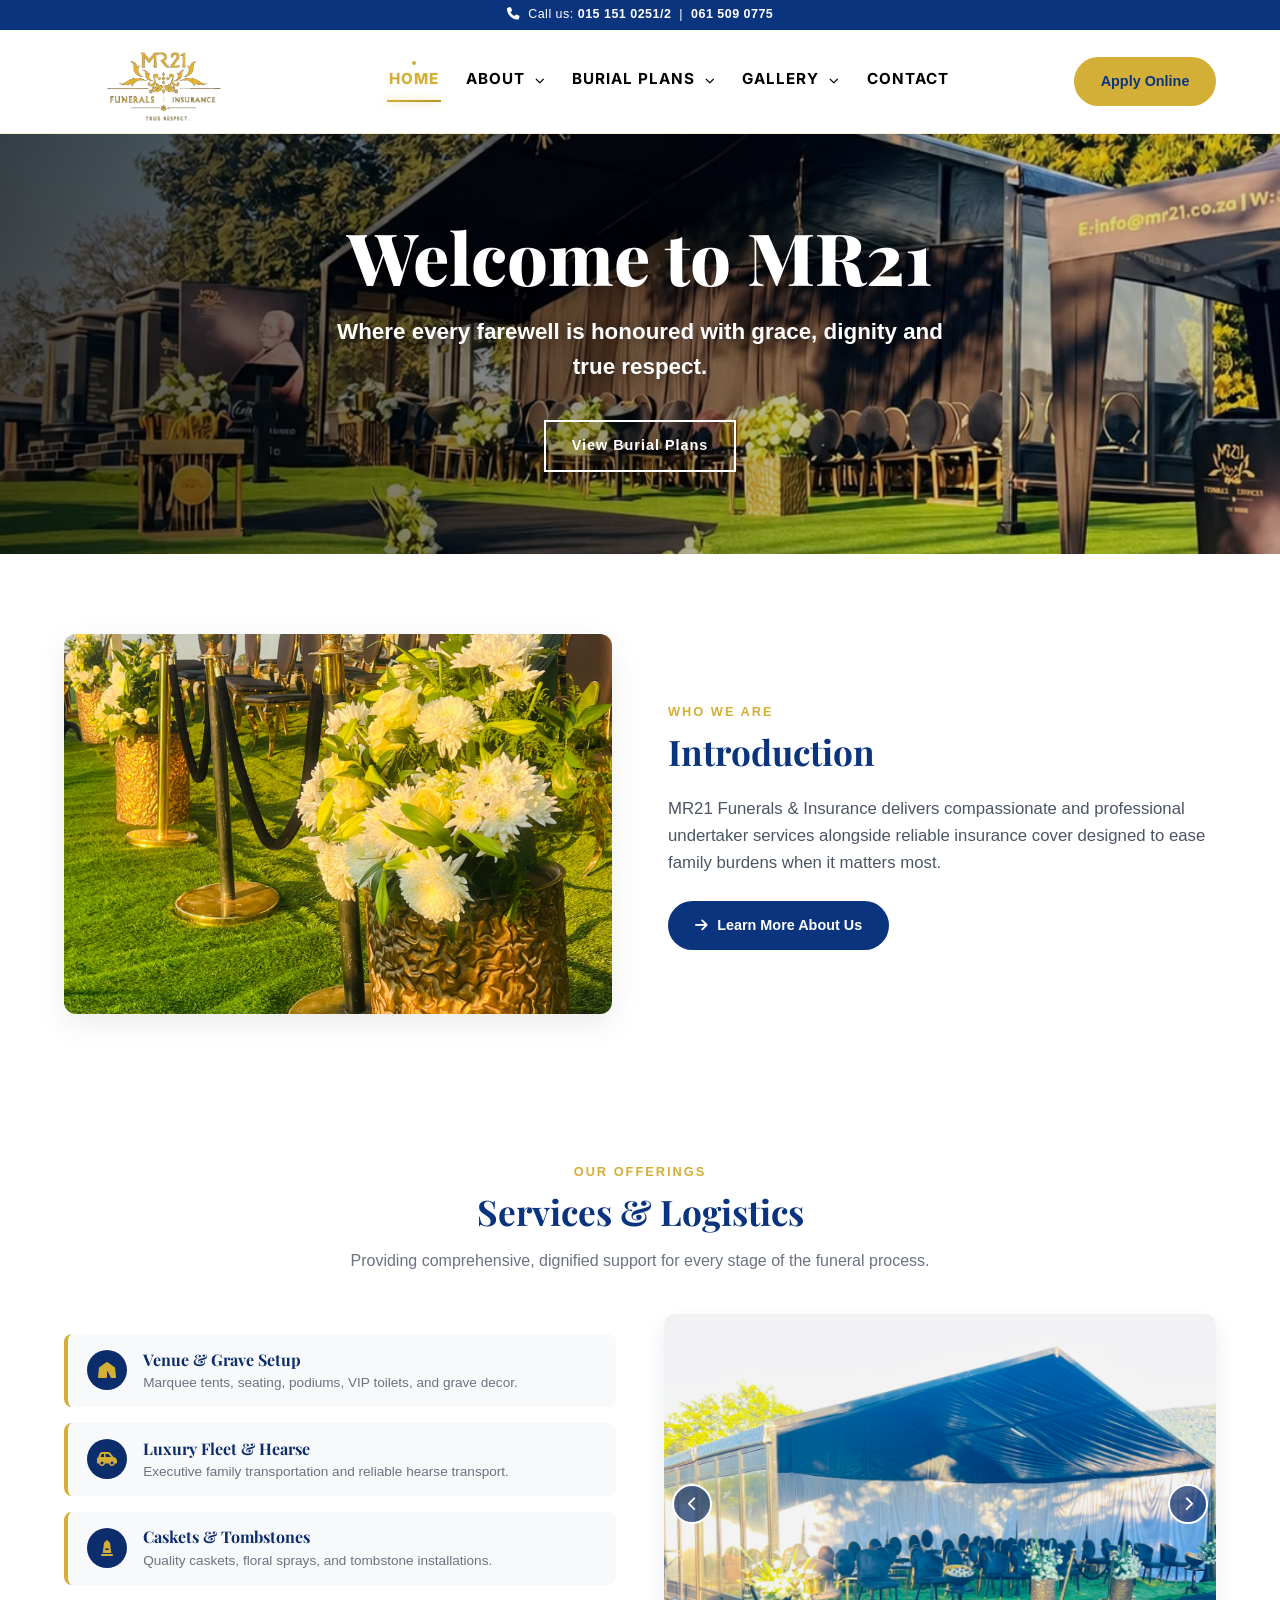
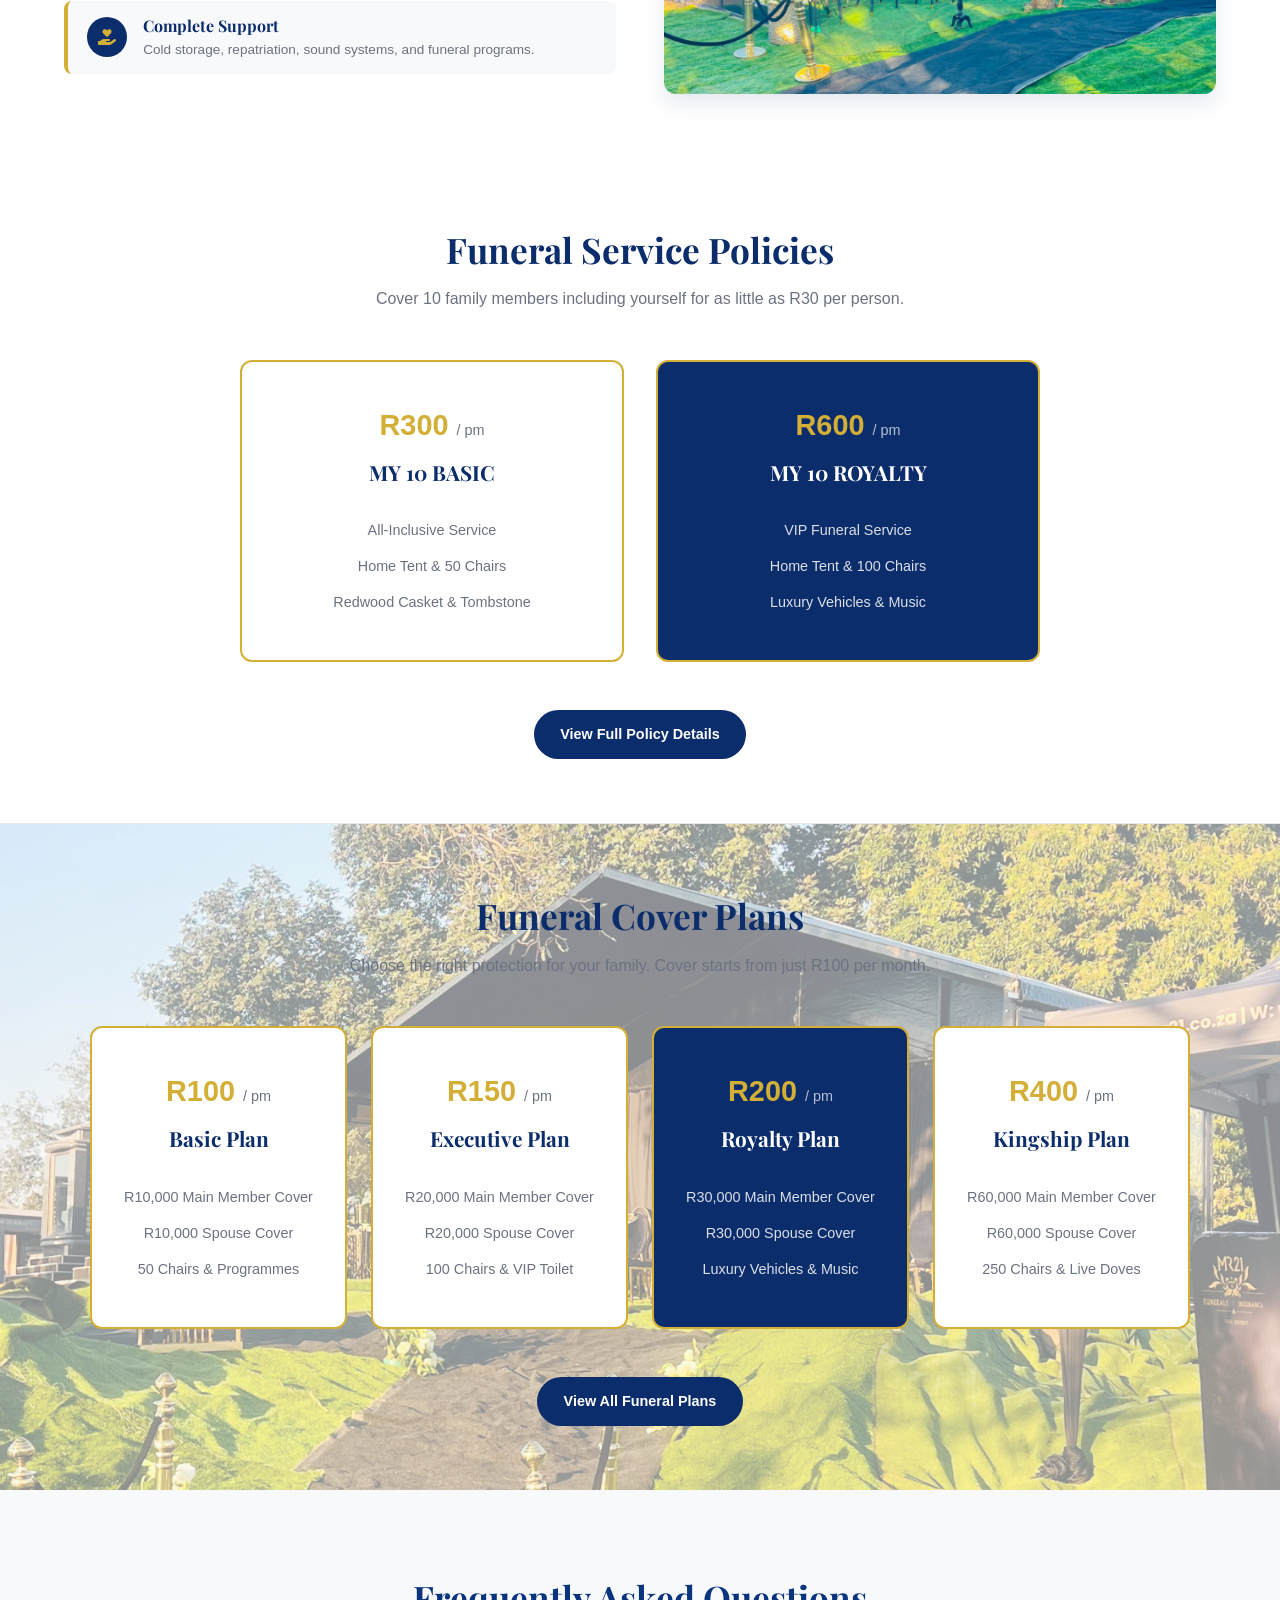
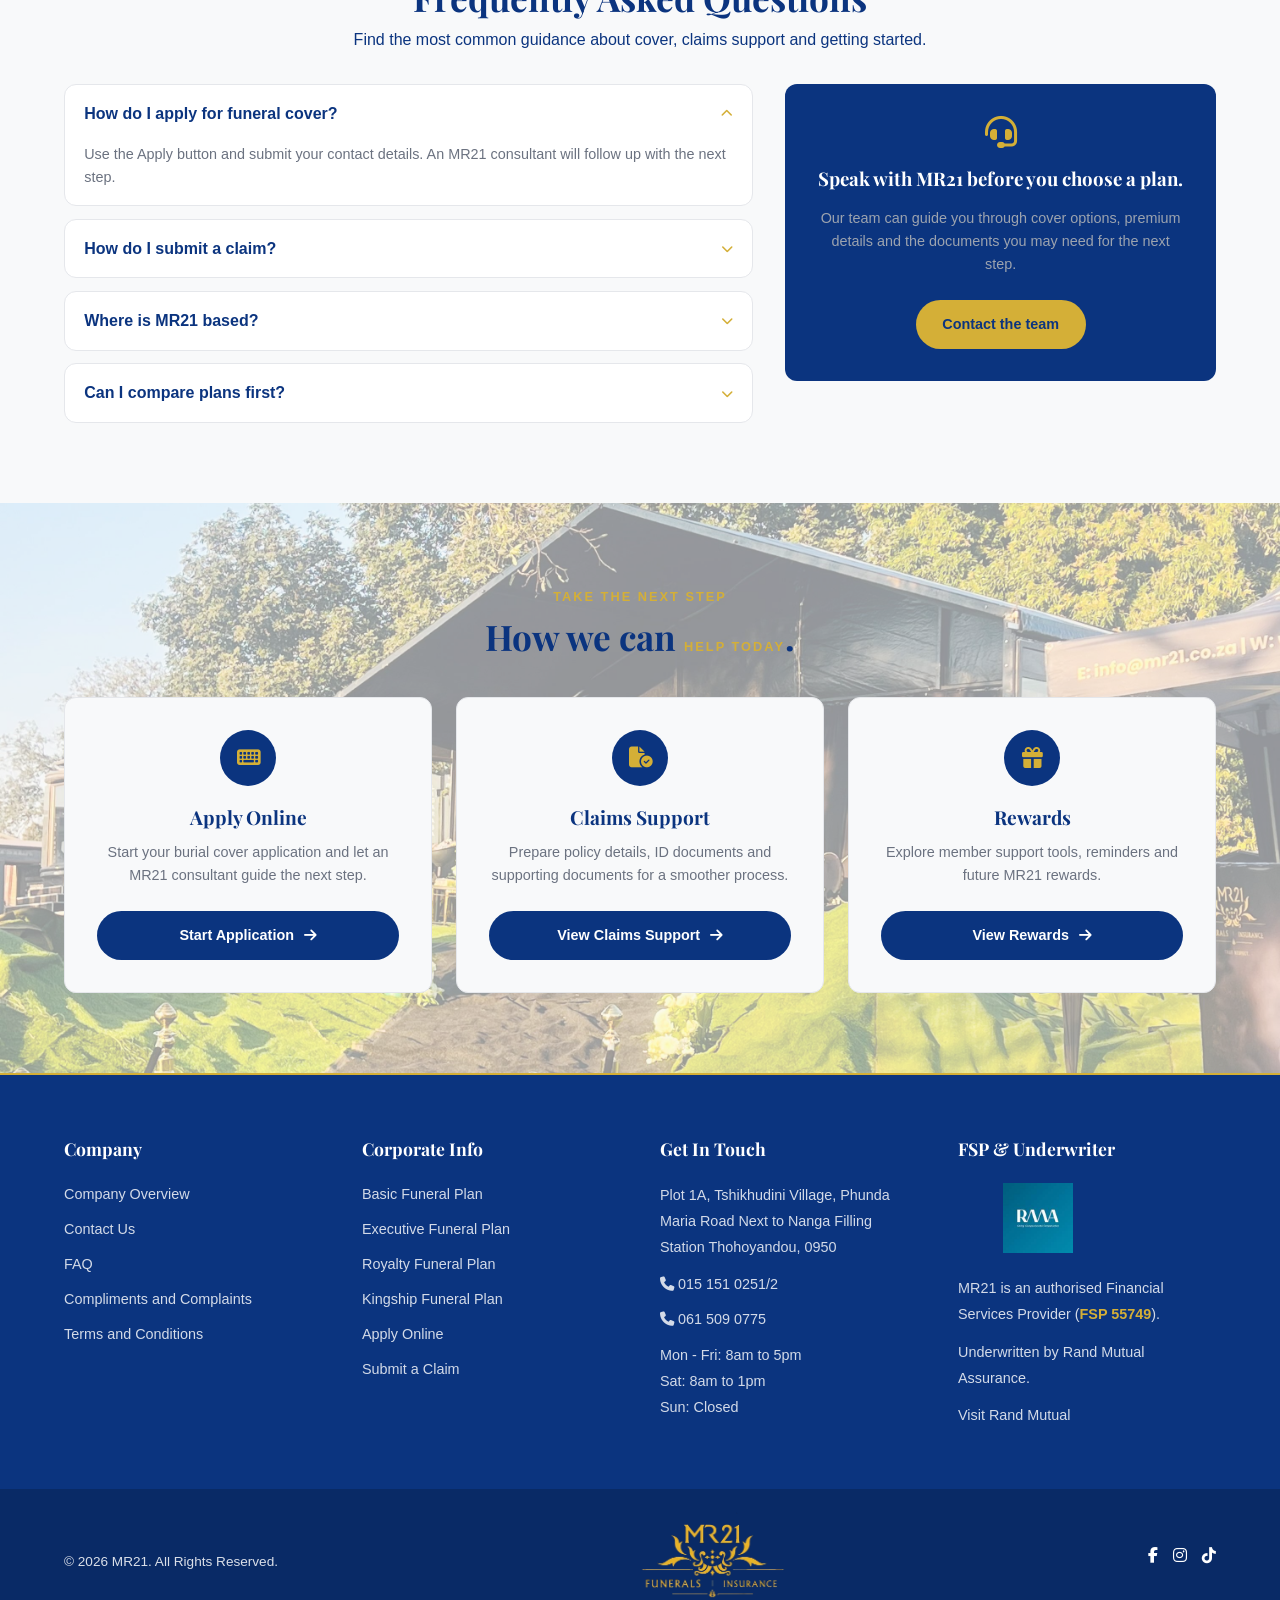
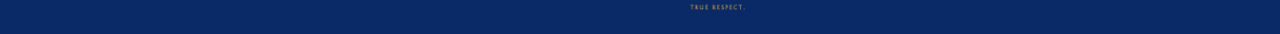
<file: index.html>
<!DOCTYPE html>
<html lang="en">
<head>
  <meta charset="UTF-8">
  <meta name="viewport" content="width=device-width, initial-scale=1.0">
  <title>MR21 Funerals & Insurance | True Respect</title>
  
  <!-- Fonts & Icons -->
  <link rel="preconnect" href="https://fonts.googleapis.com">
  <link rel="preconnect" "https://fonts.gstatic.com" crossorigin>
  <link href="https://fonts.googleapis.com/css2?family=Inter:wght@400;500;600;700;800&family=Playfair+Display:wght@600;700&display=swap" rel="stylesheet">
  <link rel="stylesheet" href="https://cdnjs.cloudflare.com/ajax/libs/font-awesome/6.4.0/css/all.min.css">
  
  <!-- External CSS -->
  <link rel="stylesheet" href="css/index1.css">
  <link rel="stylesheet" href="css/shared.css">
</head>
<body>

  <!-- ANNOUNCEMENT BAR -->
  <div class="announcement-bar">
    <span><i class="fa-solid fa-phone"></i> Call us: <a href="tel:+27151510251">015 151 0251/2</a> &nbsp;|&nbsp; <a href="tel:+27615090775">061 509 0775</a></span>
  </div>

  <!-- HEADER -->
  <header class="header" data-header>
    <div class="container nav-wrapper">
      <a href="index.html" class="brand-logo" aria-label="MR21 Funerals and Insurance home">
        <!-- REPLACE src BELOW WITH YOUR ACTUAL LOGO IMAGE PATH -->
        <img src="assets/images/who-logo.png" alt="MR21 Funerals and Insurance">
      </a>
      <ul class="nav-links" id="site-navigation" data-nav>
        <li><a href="index.html" class="active">Home</a></li>
        <li class="nav-dropdown">
          <a href="about.html">About <i class="fa-solid fa-chevron-down" aria-hidden="true"></i></a>
          <div class="dropdown-menu">
            <a href="about.html">About MR21</a>
            <a href="articles.html">Articles</a>
            <a href="about.html">CSI</a>
          </div>
        </li>
        <li class="nav-dropdown">
          <a href="plans.html">Burial Plans <i class="fa-solid fa-chevron-down" aria-hidden="true"></i></a>
          <div class="dropdown-menu">
            <a href="plans.html">Family Plan</a>
            <a href="policy.html">Family Policy</a>
          </div>
        </li>

        <li class="nav-dropdown">
          <a href="gallery.html">Gallery <i class="fa-solid fa-chevron-down" aria-hidden="true"></i></a>
          <div class="dropdown-menu">
            <a href="gallery.html">Images</a>
            <a href="gallery.html">Videos</a>
          </div>
        </li>
        <li><a href="contact.html">Contact</a></li>
      </ul>
      <button class="nav-toggle" type="button" data-nav-toggle aria-label="Open navigation menu" aria-controls="site-navigation" aria-expanded="false">
        <i class="fa-solid fa-bars" aria-hidden="true"></i>
      </button>
      
      <a href="apply.html" class="btn btn-gold">Apply Online</a>
    </div>
  </header>

  <!-- HERO SECTION -->
  <section class="hero-section">
    <!-- Slide 1: image background (replaced video) -->
    <div class="hero-slide active" style="background-image: url('assets/images/hero1.jpeg');"></div>
    <div class="hero-slide" style="background-image: url('assets/images/hero1.jpeg');"></div>
    <div class="hero-slide" style="background-image: url('assets/images/hero1.jpeg');"></div>

    <div class="hero-overlay"></div>

    <!-- Shown alone, centered, only while the video slide is active -->
    <div class="hero-welcome-centered is-visible" id="heroWelcomeCentered">
      <h2 class="hero-welcome-centered__title">Welcome to MR21</h2>
      <p class="hero-welcome-centered__msg">Where every farewell is honoured with grace, dignity and true respect.</p>
      <a href="plans.html" class="btn btn-outline-white">View Burial Plans</a>
    </div>

    <div class="container" style="width:100%;">
      <div class="hero-content is-hidden" id="heroContent">
        <h1>True Respect in <span>Every Detail</span></h1>
        <p>Providing dignified funeral management and trusted cover for families with complete care.</p>
        <a href="plans.html" class="btn btn-outline-white">View Burial Plans</a>
      </div>
    </div>
  </section>

  <!-- ABOUT US -->
  <section class="about" id="about">
    <div class="container">
      <div class="about-grid">
        <img src="assets/images/gallery05.jpg" class="about-img" alt="MR21 dignified memorial setup">
        <div class="about-text">
          <div class="section-header" style="text-align: left; margin: 0 0 1rem 0;">
            <span>Who We Are</span>
            <h2>Introduction</h2>
          </div>
          <p>MR21 Funerals & Insurance delivers compassionate and professional undertaker services alongside reliable insurance cover designed to ease family burdens when it matters most.</p>
          <a href="about.html" class="btn btn-black"><i class="fa-solid fa-arrow-right"></i> Learn More About Us</a>
        </div>
      </div>
    </div>
  </section>

<!-- ==========================================
     PRODUCTS & SERVICES 
========================================== -->
<section class="services" id="services">
    <div class="container">
        
        <!-- Centered Header -->
        <div class="section-header">
            <span>Our Offerings</span>
            <h2>Services & Logistics</h2>
            <p>Providing comprehensive, dignified support for every stage of the funeral process.</p>
        </div>

        <!-- Split Layout below header -->
        <div class="services-split">
            
            <!-- LEFT COLUMN: Content List -->
            <div class="services-content">
                <div class="services-list">
                    <div class="service-item">
                        <div class="service-icon"><i class="fa-solid fa-tent"></i></div>
                        <div>
                            <h4>Venue & Grave Setup</h4>
                            <p>Marquee tents, seating, podiums, VIP toilets, and grave decor.</p>
                        </div>
                    </div>

                    <div class="service-item">
                        <div class="service-icon"><i class="fa-solid fa-car-side"></i></div>
                        <div>
                            <h4>Luxury Fleet & Hearse</h4>
                            <p>Executive family transportation and reliable hearse transport.</p>
                        </div>
                    </div>

                    <div class="service-item">
                        <div class="service-icon"><i class="fa-solid fa-monument"></i></div>
                        <div>
                            <h4>Caskets & Tombstones</h4>
                            <p>Quality caskets, floral sprays, and tombstone installations.</p>
                        </div>
                    </div>

                    <div class="service-item">
                        <div class="service-icon"><i class="fa-solid fa-hand-holding-heart"></i></div>
                        <div>
                            <h4>Complete Support</h4>
                            <p>Cold storage, repatriation, sound systems, and funeral programs.</p>
                        </div>
                    </div>
                </div>
            </div>

            <!-- RIGHT COLUMN: Rotating Images -->
            <div class="services-visual">
                <div class="image-slider">
                    <div class="slide active" style="background-image: url('assets/images/service2.png');"></div>
                    <div class="slide" style="background-image: url('assets/images/service1.png');"></div>
                    <div class="slide" style="background-image: url('assets/images/gallery01.jpg');"></div>
                    <div class="slide" style="background-image: url('assets/images/service4.png');"></div>
                </div>
                <div class="slider-controls">
                    <button class="prev-btn" onclick="changeSlide(-1)"><i class="fa-solid fa-chevron-left"></i></button>
                    <button class="next-btn" onclick="changeSlide(1)"><i class="fa-solid fa-chevron-right"></i></button>
                </div>
            </div>

        </div>
    </div>
</section>
  

  <!-- ==========================================
     SIMPLE POLICY PROMO
========================================== -->
<section class="policy-promo" id="policy-promo">
    <div class="container">
        
        <div class="promo-header">
            <h1>Funeral Service Policies</h1>
            <p>Cover 10 family members including yourself for as little as R30 per person.</p>
        </div>

        <div class="promo-grid">
            
            <!-- MY 10 BASIC -->
            <div class="promo-card">
                <div class="promo-price">R300 <span>/ pm</span></div>
                <h3>MY 10 BASIC</h3>
                <ul class="promo-features">
                    <li>All-Inclusive Service</li>
                    <li>Home Tent &amp; 50 Chairs</li>
                    <li>Redwood Casket &amp; Tombstone</li>
                </ul>
            </div>

            <!-- MY 10 ROYALTY -->
            <div class="promo-card featured">
                <div class="promo-price">R600 <span>/ pm</span></div>
                <h3>MY 10 ROYALTY</h3>
                <ul class="promo-features">
                    <li>VIP Funeral Service</li>
                    <li>Home Tent &amp; 100 Chairs</li>
                    <li>Luxury Vehicles &amp; Music</li>
                </ul>
            </div>

        </div>

        <!-- Centered Button at Bottom -->
        <div class="promo-footer">
            <a href="policy.html" class="btn btn-navy">View Full Policy Details</a>
        </div>

    </div>
</section>

<!-- ==========================================
     SIMPLE FUNERAL PLANS PROMO
========================================== -->
<section class="plans-promo" id="plans-promo">
    <video class="plans-promo__video" autoplay muted loop playsinline preload="auto" poster="assets/images/gallery04.jpg">
        <source src="assets/videos/VID-20260723-WA0035.mp4" type="video/mp4">
    </video>
    <div class="container">
        
        <div class="promo-header">
            <h1>Funeral Cover Plans</h1>
            <p>Choose the right protection for your family. Cover starts from just R100 per month.</p>
        </div>

        <div class="plans-promo-grid">
            
            <!-- BASIC PLAN -->
            <div class="promo-card">
                <div class="promo-price">R100 <span>/ pm</span></div>
                <h3>Basic Plan</h3>
                <ul class="promo-features">
                    <li>R10,000 Main Member Cover</li>
                    <li>R10,000 Spouse Cover</li>
                    <li>50 Chairs &amp; Programmes</li>
                </ul>
            </div>

            <!-- EXECUTIVE PLAN -->
            <div class="promo-card">
                <div class="promo-price">R150 <span>/ pm</span></div>
                <h3>Executive Plan</h3>
                <ul class="promo-features">
                    <li>R20,000 Main Member Cover</li>
                    <li>R20,000 Spouse Cover</li>
                    <li>100 Chairs &amp; VIP Toilet</li>
                </ul>
            </div>

            <!-- ROYALTY PLAN -->
            <div class="promo-card featured">
                <div class="promo-price">R200 <span>/ pm</span></div>
                <h3>Royalty Plan</h3>
                <ul class="promo-features">
                    <li>R30,000 Main Member Cover</li>
                    <li>R30,000 Spouse Cover</li>
                    <li>Luxury Vehicles &amp; Music</li>
                </ul>
            </div>

            <!-- KINGSHIP PLAN -->
            <div class="promo-card">
                <div class="promo-price">R400 <span>/ pm</span></div>
                <h3>Kingship Plan</h3>
                <ul class="promo-features">
                    <li>R60,000 Main Member Cover</li>
                    <li>R60,000 Spouse Cover</li>
                    <li>250 Chairs &amp; Live Doves</li>
                </ul>
            </div>

        </div>

        <!-- Centered Button at Bottom -->
        <div class="promo-footer">
            <a href="plans.html" class="btn btn-navy">View All Funeral Plans</a>
        </div>

    </div>
</section>
 

  

  <!-- FAQ -->
  <section class="faq-section">
    <div class="container">
      <div class="section-header" style="margin-bottom: 2rem;">
        <h2>Frequently Asked Questions</h2>
        <p>Find the most common guidance about cover, claims support and getting started.</p>
      </div>
      <div class="faq-grid">
        <div class="faq-panel">
          
          <div class="faq-list" data-faq-list>
            <details open>
              <summary>How do I apply for funeral cover?</summary>
              <p>Use the Apply button and submit your contact details. An MR21 consultant will follow up with the next step.</p>
            </details>
            <details>
              <summary>How do I submit a claim?</summary>
              <p>Visit the contact page and use the claims support section to prepare your policy number, documents and contact details.</p>
            </details>
            <details>
              <summary>Where is MR21 based?</summary>
              <p>MR21 operates from Tshikhudini Village, Phunda Maria Road, next to Nanga Filling Station in Thohoyandou.</p>
            </details>
            <details>
              <summary>Can I compare plans first?</summary>
              <p>Yes. Visit the Burial Cover page to review the MY 10 Basic and MY 10 Royalty funeral cover options.</p>
            </details>
          </div>
        </div>
        <div class="faq-cta-card">
          <i class="fa-solid fa-headset" aria-hidden="true"></i>
          <h3>Speak with MR21 before you choose a plan.</h3>
          <p>Our team can guide you through cover options, premium details and the documents you may need for the next step.</p>
          <a class="btn btn-gold" href="contact.html">Contact the team</a>
        </div>
      </div>
    </div>
  </section>

  <!-- ACTION CARDS -->
  <section class="action-section">
    <div class="container">
      <div class="section-header" style="margin-bottom: 2rem;">
        <span>Take the next step</span>
        <h2>How we can <span>help today</span>.</h2>
      </div>
      <div class="action-grid">
        <article class="action-card">
          <span class="action-card__icon"><i class="fa-solid fa-keyboard" aria-hidden="true"></i></span>
          <h3>Apply Online</h3>
          <p>Start your burial cover application and let an MR21 consultant guide the next step.</p>
          <a class="btn btn-black" href="apply.html">Start Application <i class="fa-solid fa-arrow-right" aria-hidden="true"></i></a>
        </article>
        <article class="action-card">
          <span class="action-card__icon"><i class="fa-solid fa-file-circle-check" aria-hidden="true"></i></span>
          <h3>Claims Support</h3>
          <p>Prepare policy details, ID documents and supporting documents for a smoother process.</p>
          <a class="btn btn-black" href="contact.html#claims-section">View Claims Support <i class="fa-solid fa-arrow-right" aria-hidden="true"></i></a>
        </article>
        <article class="action-card">
          <span class="action-card__icon"><i class="fa-solid fa-gift" aria-hidden="true"></i></span>
          <h3>Rewards</h3>
          <p>Explore member support tools, reminders and future MR21 rewards.</p>
          <a class="btn btn-black" href="rewards.html">View Rewards <i class="fa-solid fa-arrow-right" aria-hidden="true"></i></a>
        </article>
      </div>
    </div>
  </section>

  

  <!-- FOOTER (same as About page, blue) -->
  <footer class="rich-footer">
    <div class="container rich-footer__grid">
      <div>
        <h2>Company</h2>
        <a href="about.html">Company Overview</a>
        <a href="contact.html">Contact Us</a>
        <a href="index.html#faq-home-section">FAQ</a>
        <a href="#">Compliments and Complaints</a>
        <a href="#">Terms and Conditions</a>
      </div>
      <div>
        <h2>Corporate Info</h2>
        <a href="plans.html#basic">Basic Funeral Plan</a>
        <a href="plans.html#executive">Executive Funeral Plan</a>
        <a href="plans.html#royalty">Royalty Funeral Plan</a>
        <a href="plans.html#kingship">Kingship Funeral Plan</a>
        <a href="apply.html">Apply Online</a>
        <a href="contact.html#claims-section">Submit a Claim</a>
      </div>
      <div>
        <h2>Get In Touch</h2>
        <p>Plot 1A, Tshikhudini Village, Phunda Maria Road Next to Nanga Filling Station Thohoyandou, 0950</p>
        <a href="tel:+27151510251"><i class="fa-solid fa-phone" aria-hidden="true"></i> 015 151 0251/2</a>
        <a href="tel:+27615090775"><i class="fa-solid fa-phone" aria-hidden="true"></i> 061 509 0775</a>
        <p>Mon - Fri: 8am to 5pm<br>Sat: 8am to 1pm<br>Sun: Closed</p>
      </div>
      <div>
        <h2>FSP &amp; Underwriter</h2>
        <img class="rich-footer__underwriter-logo" src="assets/images/rma__logo.jpg" alt="Rand Mutual logo">
        <p>MR21 is an authorised Financial Services Provider (<strong>FSP 55749</strong>).</p>
        <p>Underwritten by Rand Mutual Assurance.</p>
        <a href="https://www.randmutual.co.za" target="_blank" rel="noopener">Visit Rand Mutual</a>
      </div>
    </div>
    <div class="rich-footer__bottom">
      <div class="container rich-footer__bottom-inner">
        <p>&copy; 2026 MR21. All Rights Reserved.</p>
        <img class="rich-footer__logo" src="assets/images/who-logo.png" alt="MR21 Funerals & Insurance">
        <div class="rich-social">
          <a href="#" aria-label="Facebook"><i class="fa-brands fa-facebook-f"></i></a>
          <a href="#" aria-label="Instagram"><i class="fa-brands fa-instagram"></i></a>
          <a href="#" aria-label="TikTok"><i class="fa-brands fa-tiktok"></i></a>
        </div>
      </div>
    </div>
  </footer>


  <script src="js/index.js"></script>

</body>
</html>
</file>
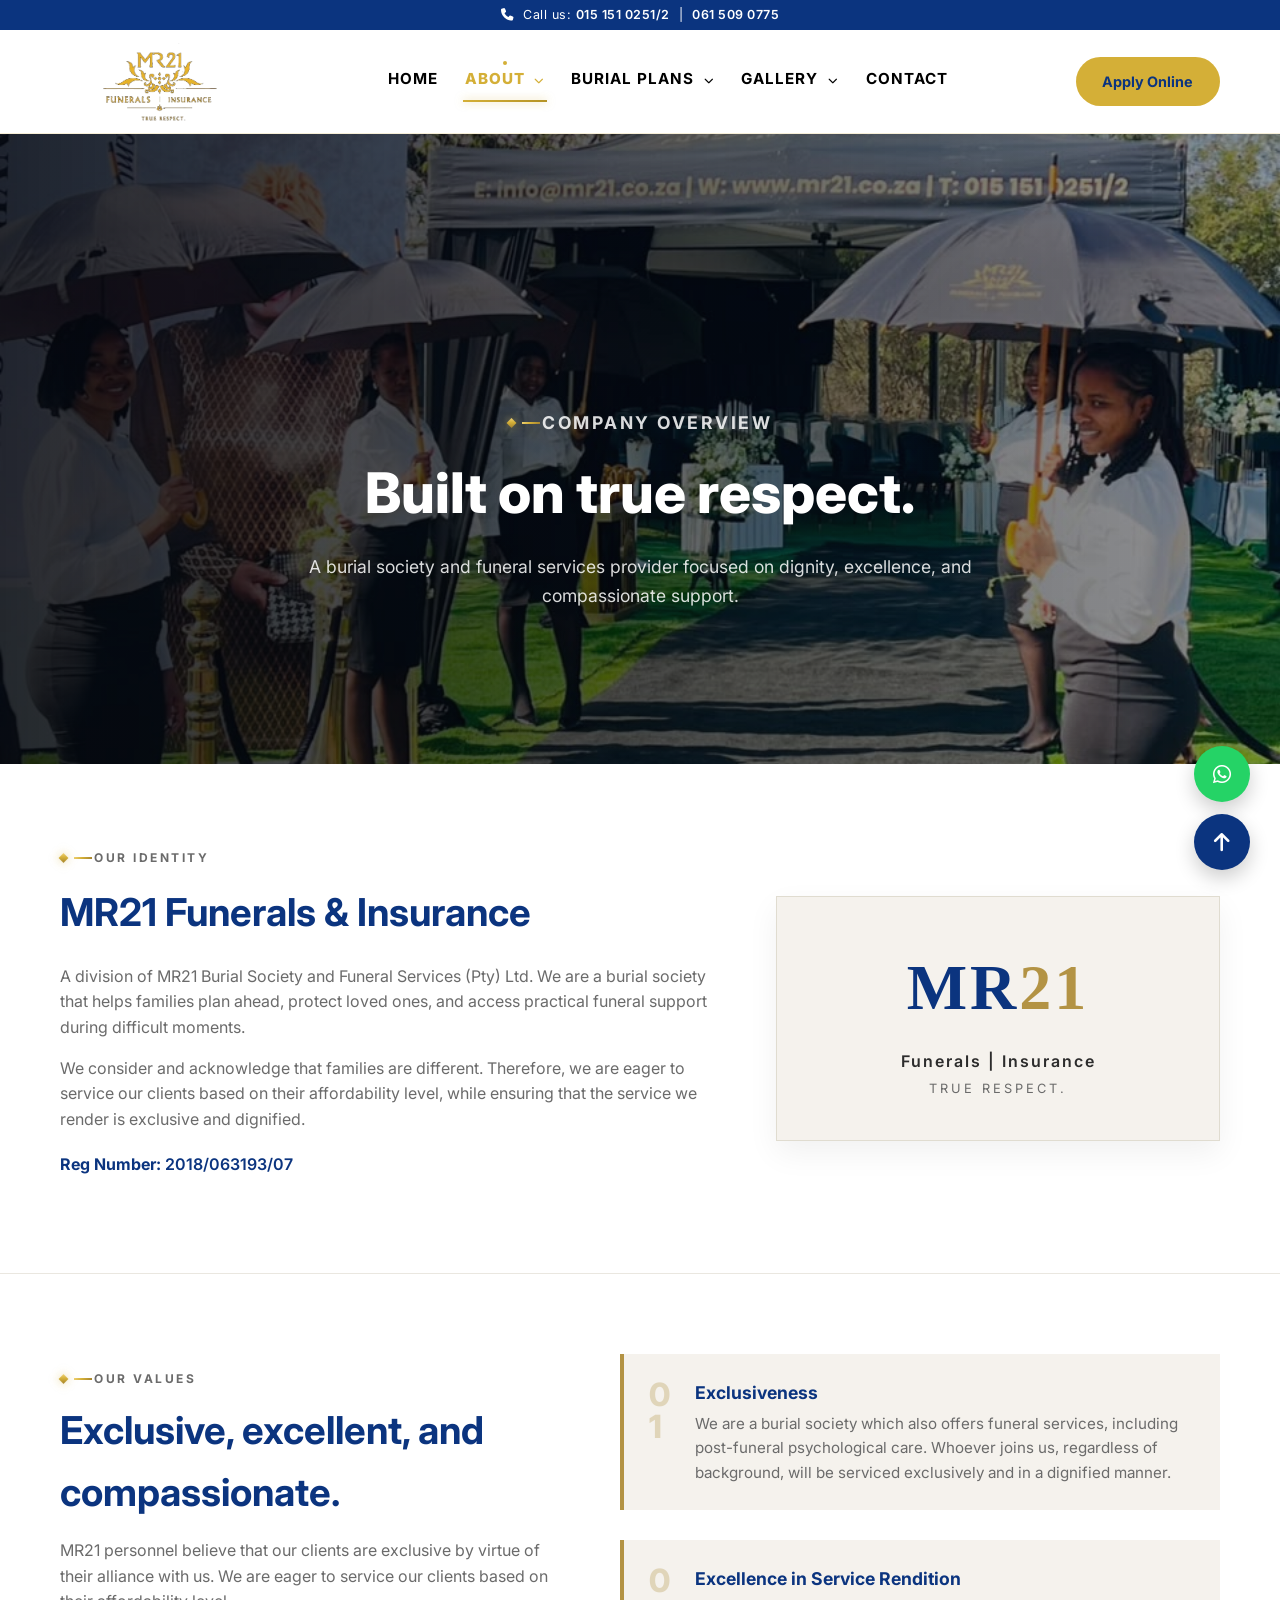
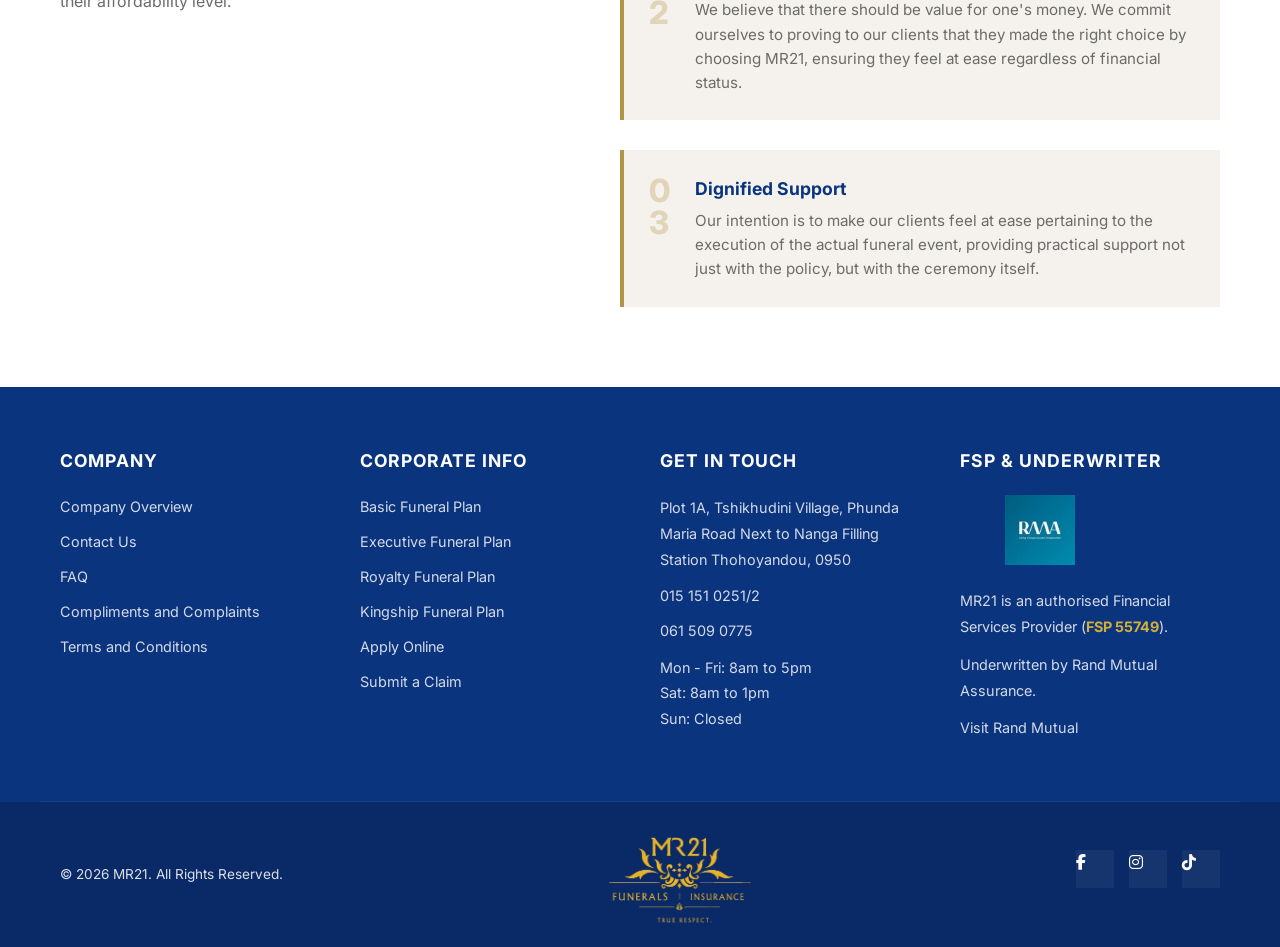
<file: about.html>
<!DOCTYPE html>
<html lang="en-ZA">
<head>
    <meta charset="UTF-8">
    <meta name="viewport" content="width=device-width, initial-scale=1.0">
    <meta name="description" content="Learn about MR21 Funerals & Insurance, a burial society dedicated to dignity, excellence, and compassionate support in South Africa.">
    <meta name="theme-color" content="#05070d">
    <title>Company Overview | MR21 Funerals & Insurance</title>
    
    <link rel="preconnect" href="https://fonts.googleapis.com">
    <link rel="preconnect" href="https://fonts.gstatic.com" crossorigin>
    <link href="https://fonts.googleapis.com/css2?family=Inter:wght@400;500;600;700;800;900&display=swap" rel="stylesheet">
    <link rel="stylesheet" href="https://cdnjs.cloudflare.com/ajax/libs/font-awesome/6.5.2/css/all.min.css">
    <link rel="stylesheet" href="css/about.css">
    <link rel="stylesheet" href="css/mobile-fixes.css">
    <link rel="stylesheet" href="css/elevate.css">
    <link rel="stylesheet" href="css/shared.css">
    <link rel="preload" as="image" href="assets/images/gall4.jpeg" fetchpriority="high">
</head>
<body class="mr21-home">

    <!-- ANNOUNCEMENT BAR -->
    <div class="announcement-bar">
        <span><i class="fa-solid fa-phone" aria-hidden="true"></i> Call us: <a href="tel:+27151510251">015 151 0251/2</a> &nbsp;|&nbsp; <a href="tel:+27615090775">061 509 0775</a></span>
    </div>

    <!-- HEADER (same as index) -->
    <header class="header" data-header>
        <div class="container nav-wrapper">
            <a href="index.html" class="brand-logo" aria-label="MR21 Funerals and Insurance home">
                <img src="assets/images/who-logo.png" alt="MR21 Funerals and Insurance">
            </a>
            <ul class="nav-links" id="site-navigation" data-nav>
                <li><a href="index.html">Home</a></li>
                <li class="nav-dropdown">
                    <a href="about.html" class="active">About <i class="fa-solid fa-chevron-down" aria-hidden="true"></i></a>
                    <div class="dropdown-menu">
                        <a href="about.html">About MR21</a>
                        <a href="articles.html">Articles</a>
                        <a href="about.html">CSI</a>
                    </div>
                </li>
                <li class="nav-dropdown">
                    <a href="plans.html">Burial Plans <i class="fa-solid fa-chevron-down" aria-hidden="true"></i></a>
                    <div class="dropdown-menu">
                        <a href="plans.html">Family Plan</a>
                        <a href="policy.html">Family Policy</a>
                    </div>
                </li>
                <li class="nav-dropdown">
                    <a href="gallery.html">Gallery <i class="fa-solid fa-chevron-down" aria-hidden="true"></i></a>
                    <div class="dropdown-menu">
                        <a href="gallery.html">Images</a>
                        <a href="gallery.html">Videos</a>
                    </div>
                </li>
                <li><a href="contact.html">Contact</a></li>
            </ul>
            <button class="nav-toggle" type="button" data-nav-toggle aria-label="Open navigation menu" aria-controls="site-navigation" aria-expanded="false">
                <i class="fa-solid fa-bars" aria-hidden="true"></i>
            </button>
          
            <a href="apply.html" class="btn btn-gold">Apply Online</a>
        </div>
    </header>

    <main id="main">
        <!-- Hero Section -->
        <section class="page-hero-overview">
            <img class="page-hero__image" src="assets/images/gall4.jpeg" alt="" role="presentation">
            <div class="page-hero-overlay"></div>
            <div class="container page-hero-content reveal">
                <p class="eyebrow">Company Overview</p>
                <h1>Built on true respect.</h1>
                <p>A burial society and funeral services provider focused on dignity, excellence, and compassionate support.</p>
            </div>
        </section>

        <!-- Intro & Registration -->
        <section class="home-section intro-section">
            <div class="container intro-grid">
                <div class="section-copy reveal">
                    <p class="eyebrow">Our Identity</p>
                    <h2>MR21 Funerals & Insurance</h2>
                    <p>A division of MR21 Burial Society and Funeral Services (Pty) Ltd. We are a burial society that helps families plan ahead, protect loved ones, and access practical funeral support during difficult moments.</p>
                    <p>We consider and acknowledge that families are different. Therefore, we are eager to service our clients based on their affordability level, while ensuring that the service we render is exclusive and dignified.</p>
                    <p style="margin-top: 20px; font-weight: 600; color: var(--color-primary);"><strong>Reg Number:</strong> 2018/063193/07</p>
                </div>
                <div class="brand-card reveal">
                    <div class="brand-card__mark">MR<strong>21</strong></div>
                    <p>Funerals | Insurance</p>
                    <span>True Respect.</span>
                </div>
            </div>
        </section>

        <!-- Core Values Section -->
        <section class="home-section values-section">
            <div class="container values-layout">
                <div class="values-intro reveal">
                    <p class="eyebrow">Our Values</p>
                    <h2>Exclusive, excellent, and compassionate.</h2>
                    <p>MR21 personnel believe that our clients are exclusive by virtue of their alliance with us. We are eager to service our clients based on their affordability level.</p>
                </div>
                <div class="values-list">
                    <article class="value-row reveal">
                        <span>01</span>
                        <div>
                            <h3>Exclusiveness</h3>
                            <p>We are a burial society which also offers funeral services, including post-funeral psychological care. Whoever joins us, regardless of background, will be serviced exclusively and in a dignified manner.</p>
                        </div>
                    </article>
                    <article class="value-row reveal">
                        <span>02</span>
                        <div>
                            <h3>Excellence in Service Rendition</h3>
                            <p>We believe that there should be value for one's money. We commit ourselves to proving to our clients that they made the right choice by choosing MR21, ensuring they feel at ease regardless of financial status.</p>
                        </div>
                    </article>
                    <article class="value-row reveal">
                        <span>03</span>
                        <div>
                            <h3>Dignified Support</h3>
                            <p>Our intention is to make our clients feel at ease pertaining to the execution of the actual funeral event, providing practical support not just with the policy, but with the ceremony itself.</p>
                        </div>
                    </article>
                </div>
            </div>
        </section>
    </main>

    <!-- Unified Footer -->
    <footer class="rich-footer">
        <div class="container rich-footer__grid">
            <div>
                <h2>Company</h2>
                <a href="about.html">Company Overview</a>
                <a href="contact.html">Contact Us</a>
                <a href="index.html#faq-home-section">FAQ</a>
                <a href="#">Compliments and Complaints</a>
                <a href="#">Terms and Conditions</a>
            </div>
            <div>
                <h2>Corporate Info</h2>
                <a href="plans.html#basic">Basic Funeral Plan</a>
                <a href="plans.html#executive">Executive Funeral Plan</a>
                <a href="plans.html#royalty">Royalty Funeral Plan</a>
                <a href="plans.html#kingship">Kingship Funeral Plan</a>
                <a href="apply.html">Apply Online</a>
                <a href="contact.html#claims-section">Submit a Claim</a>
            </div>
            <div>
                <h2>Get In Touch</h2>
                <p>Plot 1A, Tshikhudini Village, Phunda Maria Road Next to Nanga Filling Station Thohoyandou, 0950</p>
                <a href="tel:+27151510251">015 151 0251/2</a>
                <a href="tel:+27615090775">061 509 0775</a>
                <p>Mon - Fri: 8am to 5pm<br>Sat: 8am to 1pm<br>Sun: Closed</p>
            </div>
            <div>
                <h2>FSP &amp; Underwriter</h2>
                <img class="rich-footer__underwriter-logo" src="assets/images/rma__logo.jpg" alt="Rand Mutual logo">
                <p>MR21 is an authorised Financial Services Provider (<strong>FSP 55749</strong>).</p>
                <p>Underwritten by Rand Mutual Assurance.</p>
                <a href="https://www.randmutual.co.za" target="_blank" rel="noopener">Visit Rand Mutual</a>
            </div>
        </div>
        <div class="rich-footer__bottom">
            <div class="container rich-footer__bottom-inner">
                <p>&copy; 2026 MR21. All Rights Reserved.</p>
                <img class="rich-footer__logo" src="assets/images/who-logo.png" alt="MR21 Funerals & Insurance">
                <div class="rich-social">
                    <a href="#" aria-label="Facebook"><i class="fa-brands fa-facebook-f"></i></a>
                    <a href="#" aria-label="Instagram"><i class="fa-brands fa-instagram"></i></a>
                    <a href="#" aria-label="TikTok"><i class="fa-brands fa-tiktok"></i></a>
                </div>
            </div>
        </div>
    </footer>

    <div class="floating-actions" aria-label="Quick actions">
        <a href="https://wa.me/27151510251" aria-label="WhatsApp MR21"><i class="fa-brands fa-whatsapp"></i></a>
        <button type="button" data-back-top aria-label="Back to top"><i class="fa-solid fa-arrow-up"></i></button>
    </div>

    <script src="js/app.js"></script>
</body>
</html>
</file>
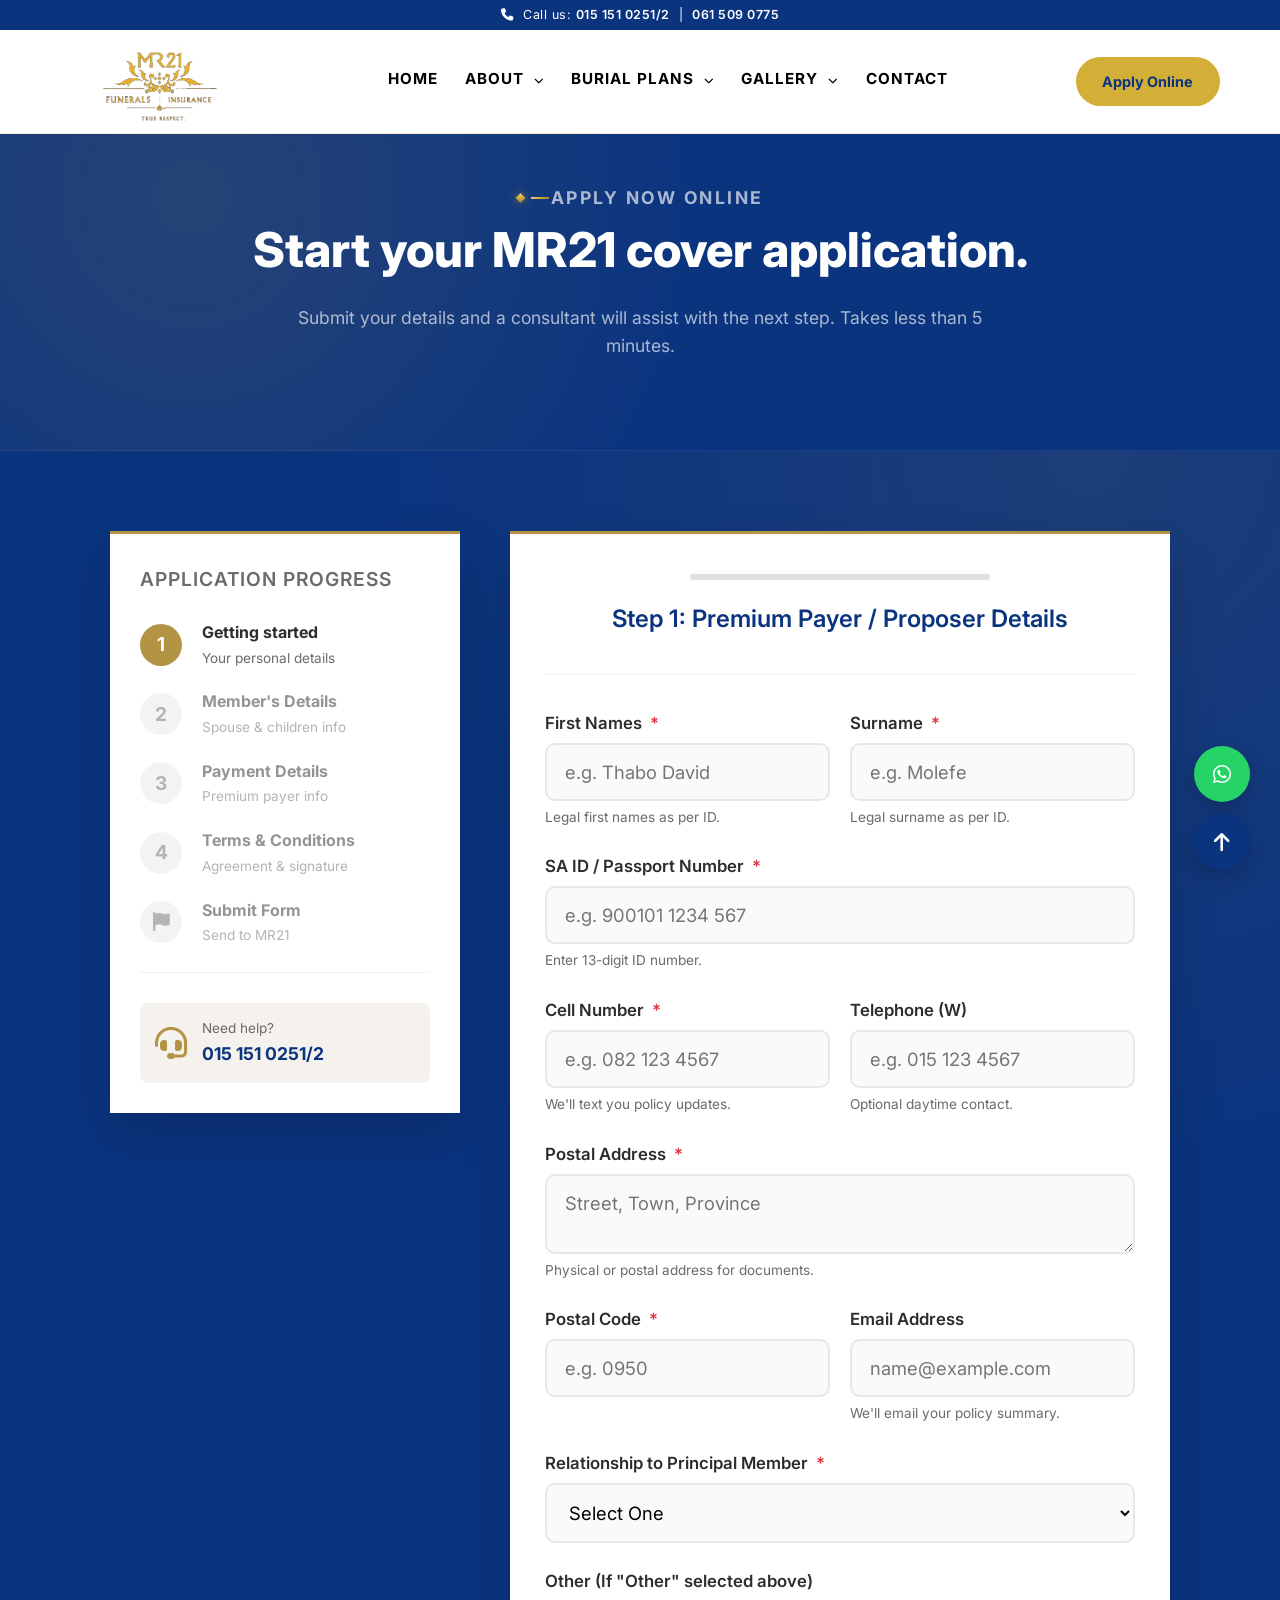
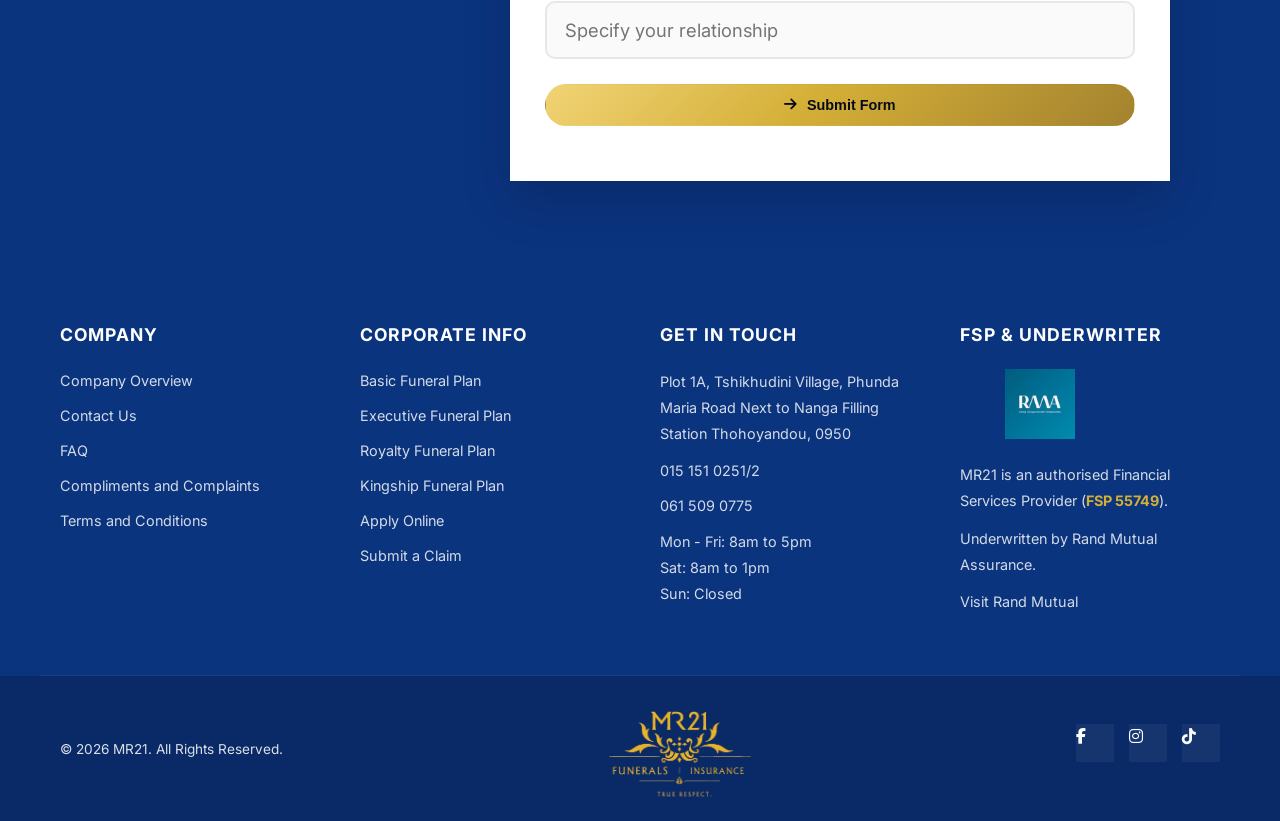
<file: apply.html>
<!DOCTYPE html>
<html lang="en-ZA">
<head>
    <meta charset="UTF-8">
    <meta name="viewport" content="width=device-width, initial-scale=1.0">
    <meta name="description" content="Apply for MR21 funeral cover online in under 5 minutes. Secure, clear, and easy-to-use application form.">
    <meta name="theme-color" content="#05070d">
    <title>Apply Now Online | MR21</title>
    
    <link rel="preconnect" href="https://fonts.googleapis.com">
    <link rel="preconnect" href="https://fonts.gstatic.com" crossorigin>
    <link href="https://fonts.googleapis.com/css2?family=Inter:wght@400;500;600;700;800;900&display=swap" rel="stylesheet">
    <link rel="stylesheet" href="https://cdnjs.cloudflare.com/ajax/libs/font-awesome/6.5.2/css/all.min.css">
    
    <!-- CSS -->
 
    <link rel="stylesheet" href="css/apply.css">
    <link rel="stylesheet" href="css/mobile-fixes.css">
    <link rel="stylesheet" href="css/elevate.css">
    <link rel="stylesheet" href="css/shared.css">
    <link rel="preload" as="image" href="assets/images/heromr21.jpeg" fetchpriority="high">
</head>
<body>

    <!-- ANNOUNCEMENT BAR -->
    <div class="announcement-bar">
        <span><i class="fa-solid fa-phone" aria-hidden="true"></i> Call us: <a href="tel:+27151510251">015 151 0251/2</a> &nbsp;|&nbsp; <a href="tel:+27615090775">061 509 0775</a></span>
    </div>

    <!-- HEADER (same as index) -->
    <header class="header" data-header>
        <div class="container nav-wrapper">
            <a href="index.html" class="brand-logo" aria-label="MR21 Funerals and Insurance home">
                <img src="assets/images/who-logo.png" alt="MR21 Funerals and Insurance">
            </a>
            <ul class="nav-links" id="site-navigation" data-nav>
                <li><a href="index.html">Home</a></li>
                <li class="nav-dropdown">
                    <a href="about.html">About <i class="fa-solid fa-chevron-down" aria-hidden="true"></i></a>
                    <div class="dropdown-menu">
                        <a href="about.html">About MR21</a>
                        <a href="articles.html">Articles</a>
                        <a href="about.html">CSI</a>
                    </div>
                </li>
                <li class="nav-dropdown">
                    <a href="plans.html">Burial Plans <i class="fa-solid fa-chevron-down" aria-hidden="true"></i></a>
                    <div class="dropdown-menu">
                        <a href="plans.html">Family Plan</a>
                        <a href="policy.html">Family Policy</a>
                    </div>
                </li>
                <li class="nav-dropdown">
                    <a href="gallery.html">Gallery <i class="fa-solid fa-chevron-down" aria-hidden="true"></i></a>
                    <div class="dropdown-menu">
                        <a href="gallery.html">Images</a>
                        <a href="gallery.html">Videos</a>
                    </div>
                </li>
                <li><a href="contact.html">Contact</a></li>
            </ul>
            <button class="nav-toggle" type="button" data-nav-toggle aria-label="Open navigation menu" aria-controls="site-navigation" aria-expanded="false">
                <i class="fa-solid fa-bars" aria-hidden="true"></i>
            </button>
        
            <a href="apply.html" class="btn btn-gold">Apply Online</a>
        </div>
    </header>

    <!-- ==========================================
         MAIN
    ========================================== -->
    <main id="main">
        
        <!-- Hero -->
        <section class="page-hero">
            <div class="container reveal">
                <p class="eyebrow">Apply Now Online</p>
                <h1>Start your MR21 cover application.</h1>
                <p>Submit your details and a consultant will assist with the next step. Takes less than 5 minutes.</p>
            </div>
        </section>

        <!-- Application Section -->
        <section class="section section-black">
            <div class="container form-wrapper">
                
                <!-- Left Side: Visual Stepper -->
                <div class="stepper-panel reveal">
                    <h3>Application Progress</h3>
                    <ul class="stepper-list">
                        <li class="stepper-item active">
                            <span class="step-number">1</span>
                            <div class="step-content">
                                <h4>Getting started</h4>
                                <p>Your personal details</p>
                            </div>
                        </li>
                        <li class="stepper-item">
                            <span class="step-number">2</span>
                            <div class="step-content">
                                <h4>Member's Details</h4>
                                <p>Spouse &amp; children info</p>
                            </div>
                        </li>
                        <li class="stepper-item">
                            <span class="step-number">3</span>
                            <div class="step-content">
                                <h4>Payment Details</h4>
                                <p>Premium payer info</p>
                            </div>
                        </li>
                        <li class="stepper-item">
                            <span class="step-number">4</span>
                            <div class="step-content">
                                <h4>Terms &amp; Conditions</h4>
                                <p>Agreement &amp; signature</p>
                            </div>
                        </li>
                        <li class="stepper-item">
                            <span class="step-number"><i class="fa-solid fa-flag"></i></span>
                            <div class="step-content">
                                <h4>Submit Form</h4>
                                <p>Send to MR21</p>
                            </div>
                        </li>
                    </ul>
                    <div class="stepper-support">
                        <i class="fa-solid fa-headset"></i>
                        <div>
                            <span>Need help?</span>
                            <a href="tel:+27151510251">015 151 0251/2</a>
                        </div>
                    </div>
                </div>

                <!-- Right Side: The Form -->
                <form class="application-form reveal" data-application-form novalidate>
                    
                    <!-- Progress Bar -->
                    <div class="form-header">
                        <div class="progress"><span data-progress-bar></span></div>
                        <p class="form-subtitle">Step 1: Premium Payer / Proposer Details</p>
                    </div>

                    <!-- Inputs -->
                    <div class="input-group">
                        <div class="input-field">
                            <label for="firstname">First Names <span class="required">*</span></label>
                            <input type="text" id="firstname" name="firstname" autocomplete="given-name" required placeholder="e.g. Thabo David">
                            <small>Legal first names as per ID.</small>
                        </div>

                        <div class="input-field">
                            <label for="surname">Surname <span class="required">*</span></label>
                            <input type="text" id="surname" name="surname" autocomplete="family-name" required placeholder="e.g. Molefe">
                            <small>Legal surname as per ID.</small>
                        </div>
                    </div>

                    <div class="input-field full-width">
                        <label for="id_passport">SA ID / Passport Number <span class="required">*</span></label>
                        <input type="text" id="id_passport" name="id_passport" required placeholder="e.g. 900101 1234 567" pattern="[0-9]{13,13}">
                        <small>Enter 13-digit ID number.</small>
                    </div>

                    <div class="input-group">
                        <div class="input-field">
                            <label for="cell">Cell Number <span class="required">*</span></label>
                            <input type="tel" id="cell" name="phone" autocomplete="tel" required placeholder="e.g. 082 123 4567" pattern="[0-9 +()-]{8,}">
                            <small>We'll text you policy updates.</small>
                        </div>

                        <div class="input-field">
                            <label for="tel_work">Telephone (W)</label>
                            <input type="tel" id="tel_work" name="tel_work" placeholder="e.g. 015 123 4567">
                            <small>Optional daytime contact.</small>
                        </div>
                    </div>

                    <div class="input-field full-width">
                        <label for="address">Postal Address <span class="required">*</span></label>
                        <textarea id="address" name="address" rows="2" placeholder="Street, Town, Province" required></textarea>
                        <small>Physical or postal address for documents.</small>
                    </div>

                    <div class="input-group">
                        <div class="input-field">
                            <label for="postal_code">Postal Code <span class="required">*</span></label>
                            <input type="text" id="postal_code" name="postal_code" required placeholder="e.g. 0950" pattern="[0-9]{4,4}">
                        </div>
                        
                        <div class="input-field">
                            <label for="email">Email Address</label>
                            <input type="email" id="email" name="email" autocomplete="email" placeholder="name@example.com">
                            <small>We'll email your policy summary.</small>
                        </div>
                    </div>

                    <div class="input-field full-width">
                        <label for="relationship">Relationship to Principal Member <span class="required">*</span></label>
                        <select id="relationship" name="relationship" required>
                            <option value="">Select One</option>
                            <option value="self">Self (Premium Payer)</option>
                            <option value="spouse">Spouse</option>
                            <option value="parent">Parent</option>
                            <option value="child">Child</option>
                            <option value="sibling">Sibling</option>
                            <option value="other">Other</option>
                        </select>
                    </div>

                    <div class="input-field full-width">
                        <label for="other_relation">Other (If "Other" selected above)</label>
                        <input type="text" id="other_relation" name="other_relation" placeholder="Specify your relationship">
                    </div>

                    <div class="form-actions">
                        <button class="btn btn--primary btn--large" type="submit">
                            <i class="fa-solid fa-arrow-right"></i> Submit Form
                        </button>
                        <p class="form-status" role="status" aria-live="polite"></p>
                    </div>

                </form>
            </div>
        </section>
    </main>

    <footer class="rich-footer">
        <div class="container rich-footer__grid">
            <div>
                <h2>Company</h2>
                <a href="about.html">Company Overview</a>
                <a href="contact.html">Contact Us</a>
                <a href="index.html#faq-home-section">FAQ</a>
                <a href="#">Compliments and Complaints</a>
                <a href="#">Terms and Conditions</a>
            </div>
            <div>
                <h2>Corporate Info</h2>
                <a href="plans.html#basic">Basic Funeral Plan</a>
                <a href="plans.html#executive">Executive Funeral Plan</a>
                <a href="plans.html#royalty">Royalty Funeral Plan</a>
                <a href="plans.html#kingship">Kingship Funeral Plan</a>
                <a href="apply.html">Apply Online</a>
                <a href="contact.html#claims-section">Submit a Claim</a>
            </div>
            <div>
                <h2>Get In Touch</h2>
                <p>Plot 1A, Tshikhudini Village, Phunda Maria Road Next to Nanga Filling Station Thohoyandou, 0950</p>
                <a href="tel:+27151510251">015 151 0251/2</a>
                <a href="tel:+27615090775">061 509 0775</a>
                <p>Mon - Fri: 8am to 5pm<br>Sat: 8am to 1pm<br>Sun: Closed</p>
            </div>
            <div>
                <h2>FSP &amp; Underwriter</h2>
                <img class="rich-footer__underwriter-logo" src="assets/images/rma__logo.jpg" alt="Rand Mutual logo">
                <p>MR21 is an authorised Financial Services Provider (<strong>FSP 55749</strong>).</p>
                <p>Underwritten by Rand Mutual Assurance.</p>
                <a href="https://www.randmutual.co.za" target="_blank" rel="noopener">Visit Rand Mutual</a>
            </div>
        </div>
        <div class="rich-footer__bottom">
            <div class="container rich-footer__bottom-inner">
                <p>&copy; 2026 MR21. All Rights Reserved.</p>
                <img class="rich-footer__logo" src="assets/images/who-logo.png" alt="MR21 Funerals & Insurance">
                <div class="rich-social">
                    <a href="#" aria-label="Facebook"><i class="fa-brands fa-facebook-f"></i></a>
                    <a href="#" aria-label="Instagram"><i class="fa-brands fa-instagram"></i></a>
                    <a href="#" aria-label="TikTok"><i class="fa-brands fa-tiktok"></i></a>
                </div>
            </div>
        </div>
    </footer>

    <div class="floating-actions" aria-label="Quick actions">
        <a href="https://wa.me/27151510251" aria-label="WhatsApp MR21"><i class="fa-brands fa-whatsapp"></i></a>
        <button type="button" data-back-top aria-label="Back to top"><i class="fa-solid fa-arrow-up"></i></button>
    </div>

    <script src="js/apply.js"></script>
</body>
</html>
</file>
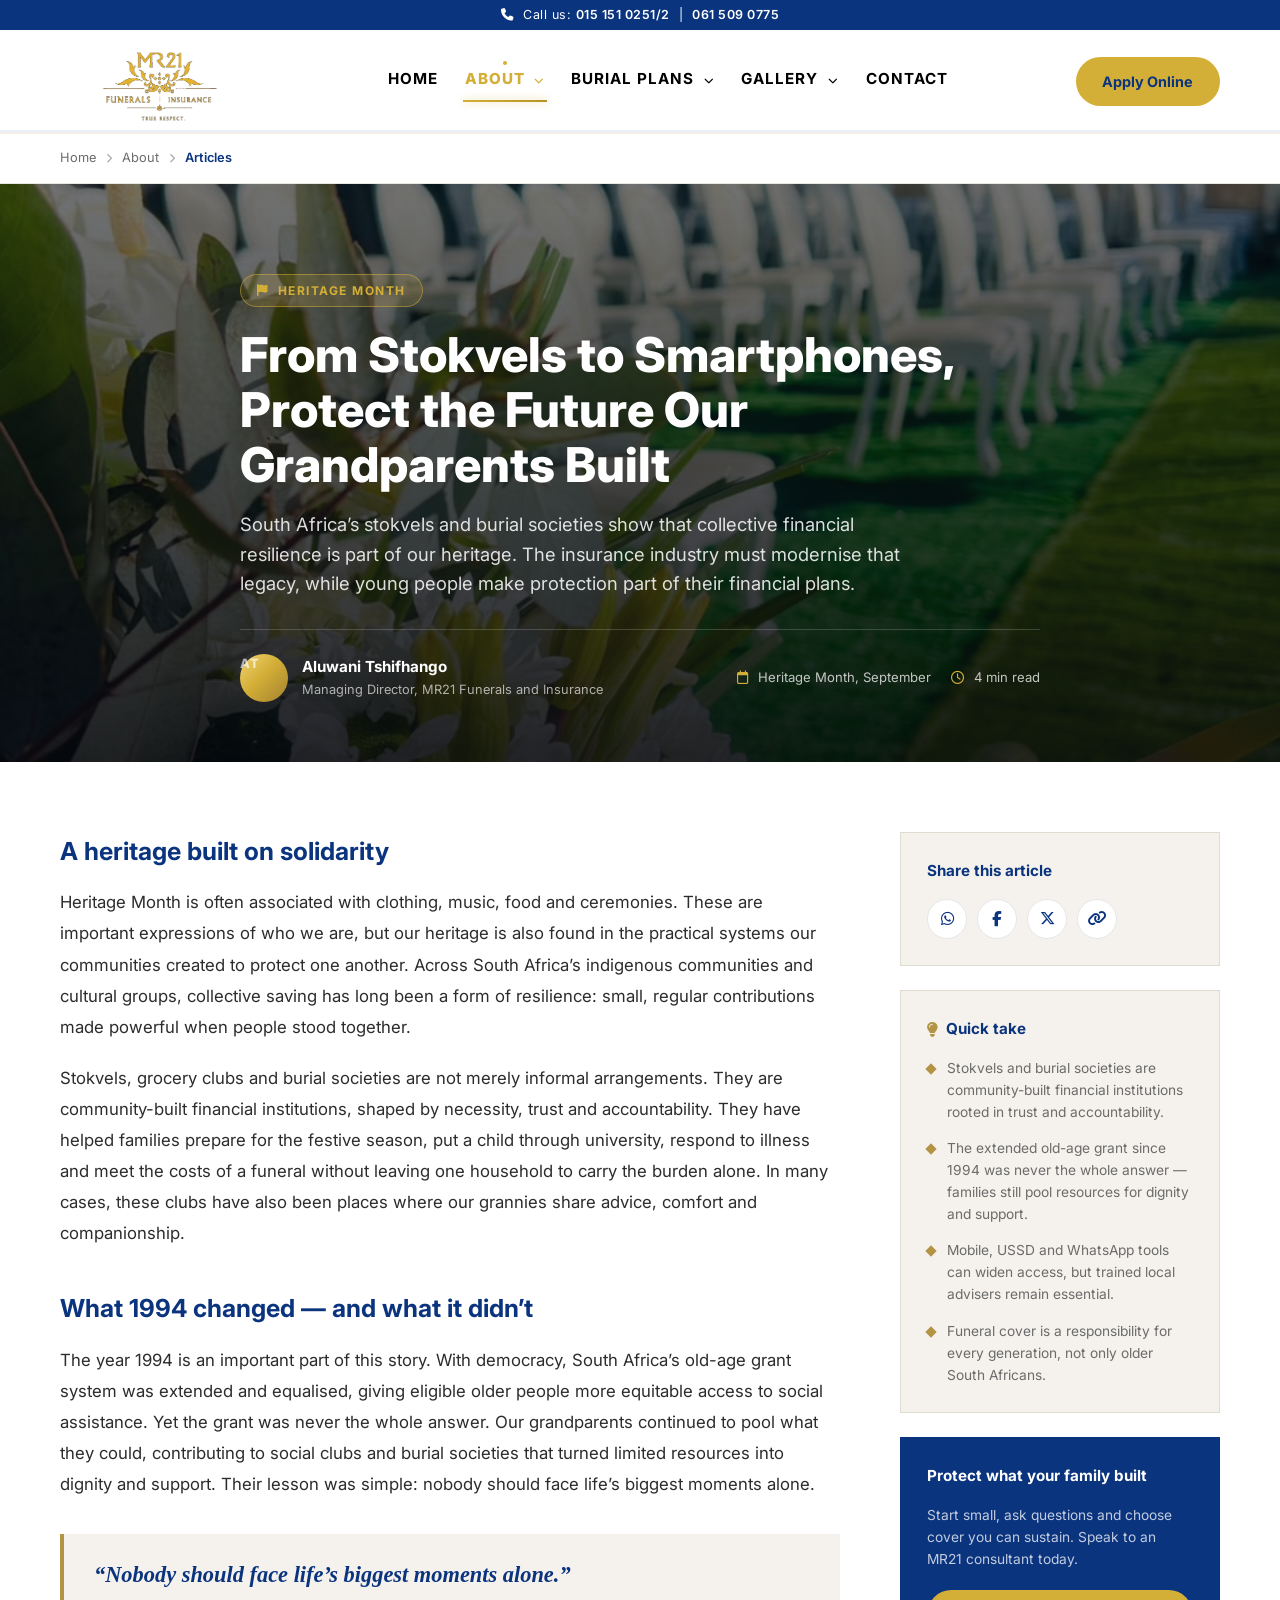
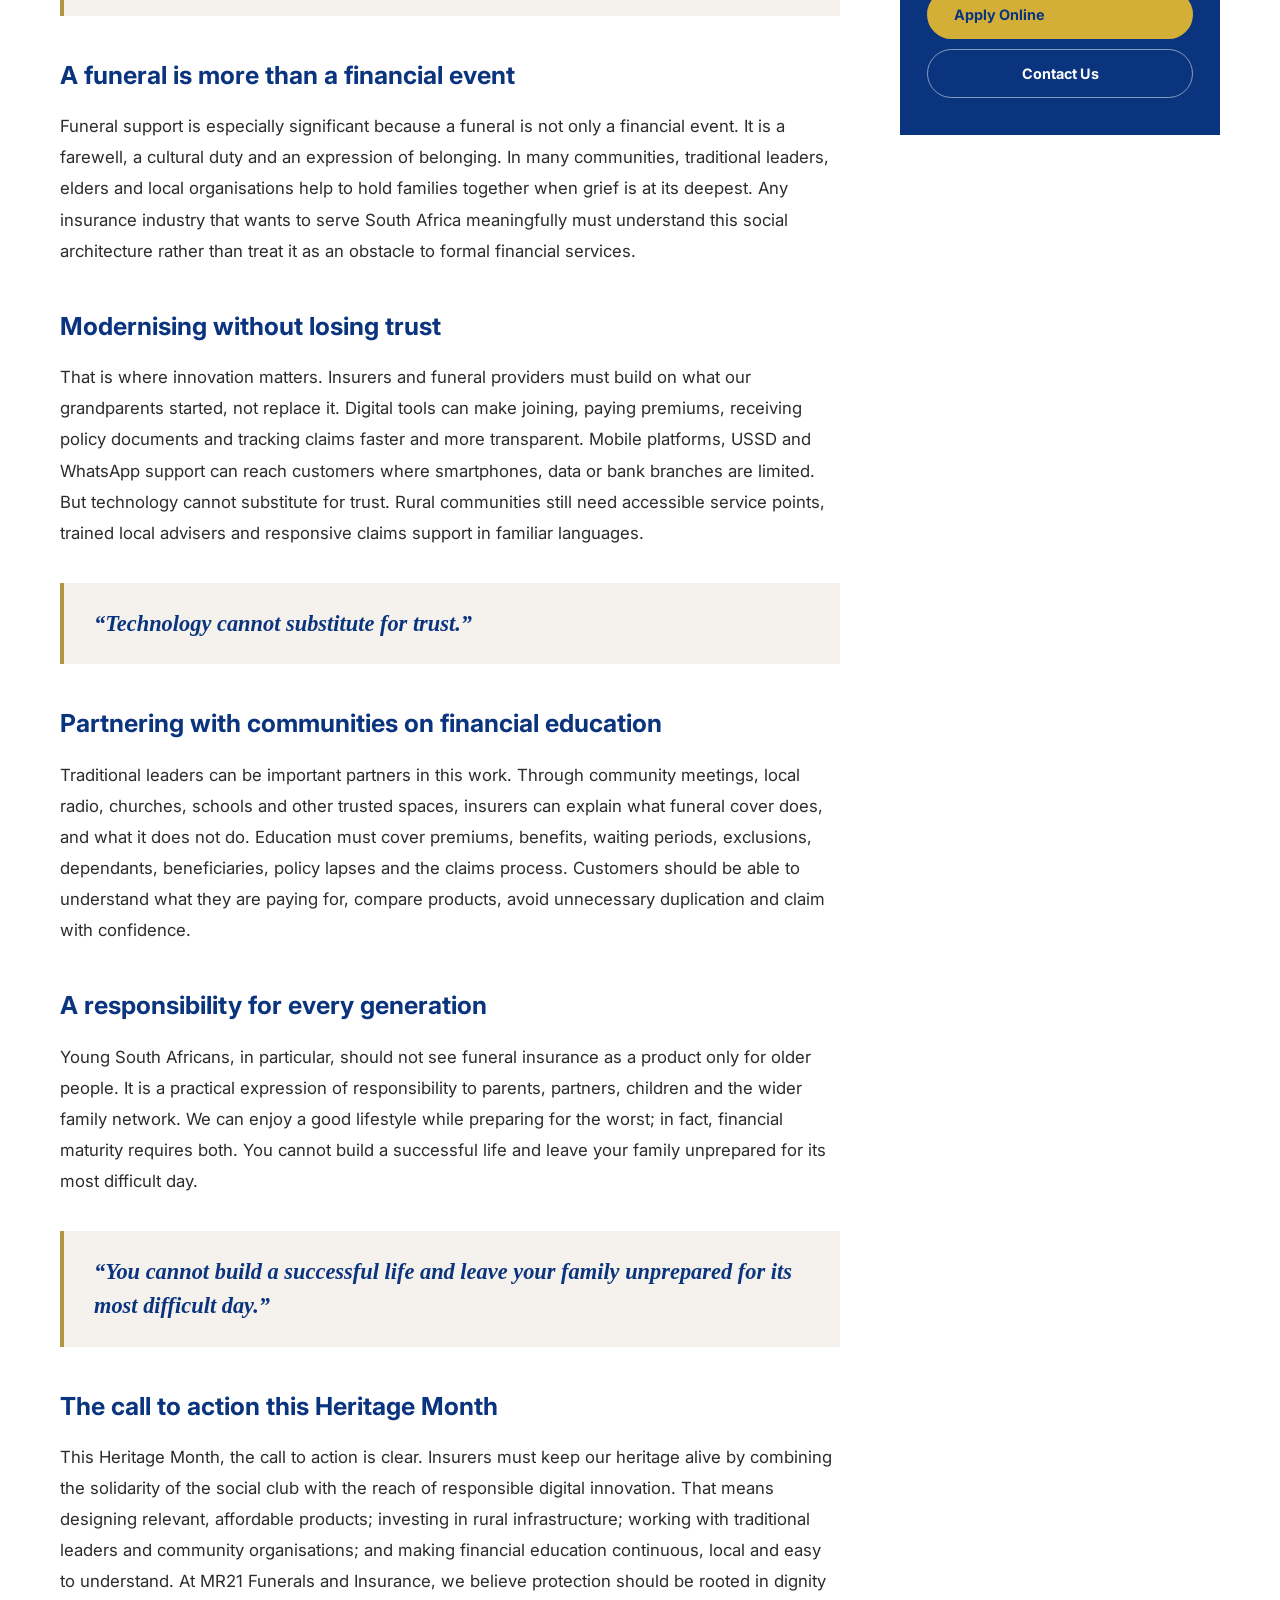
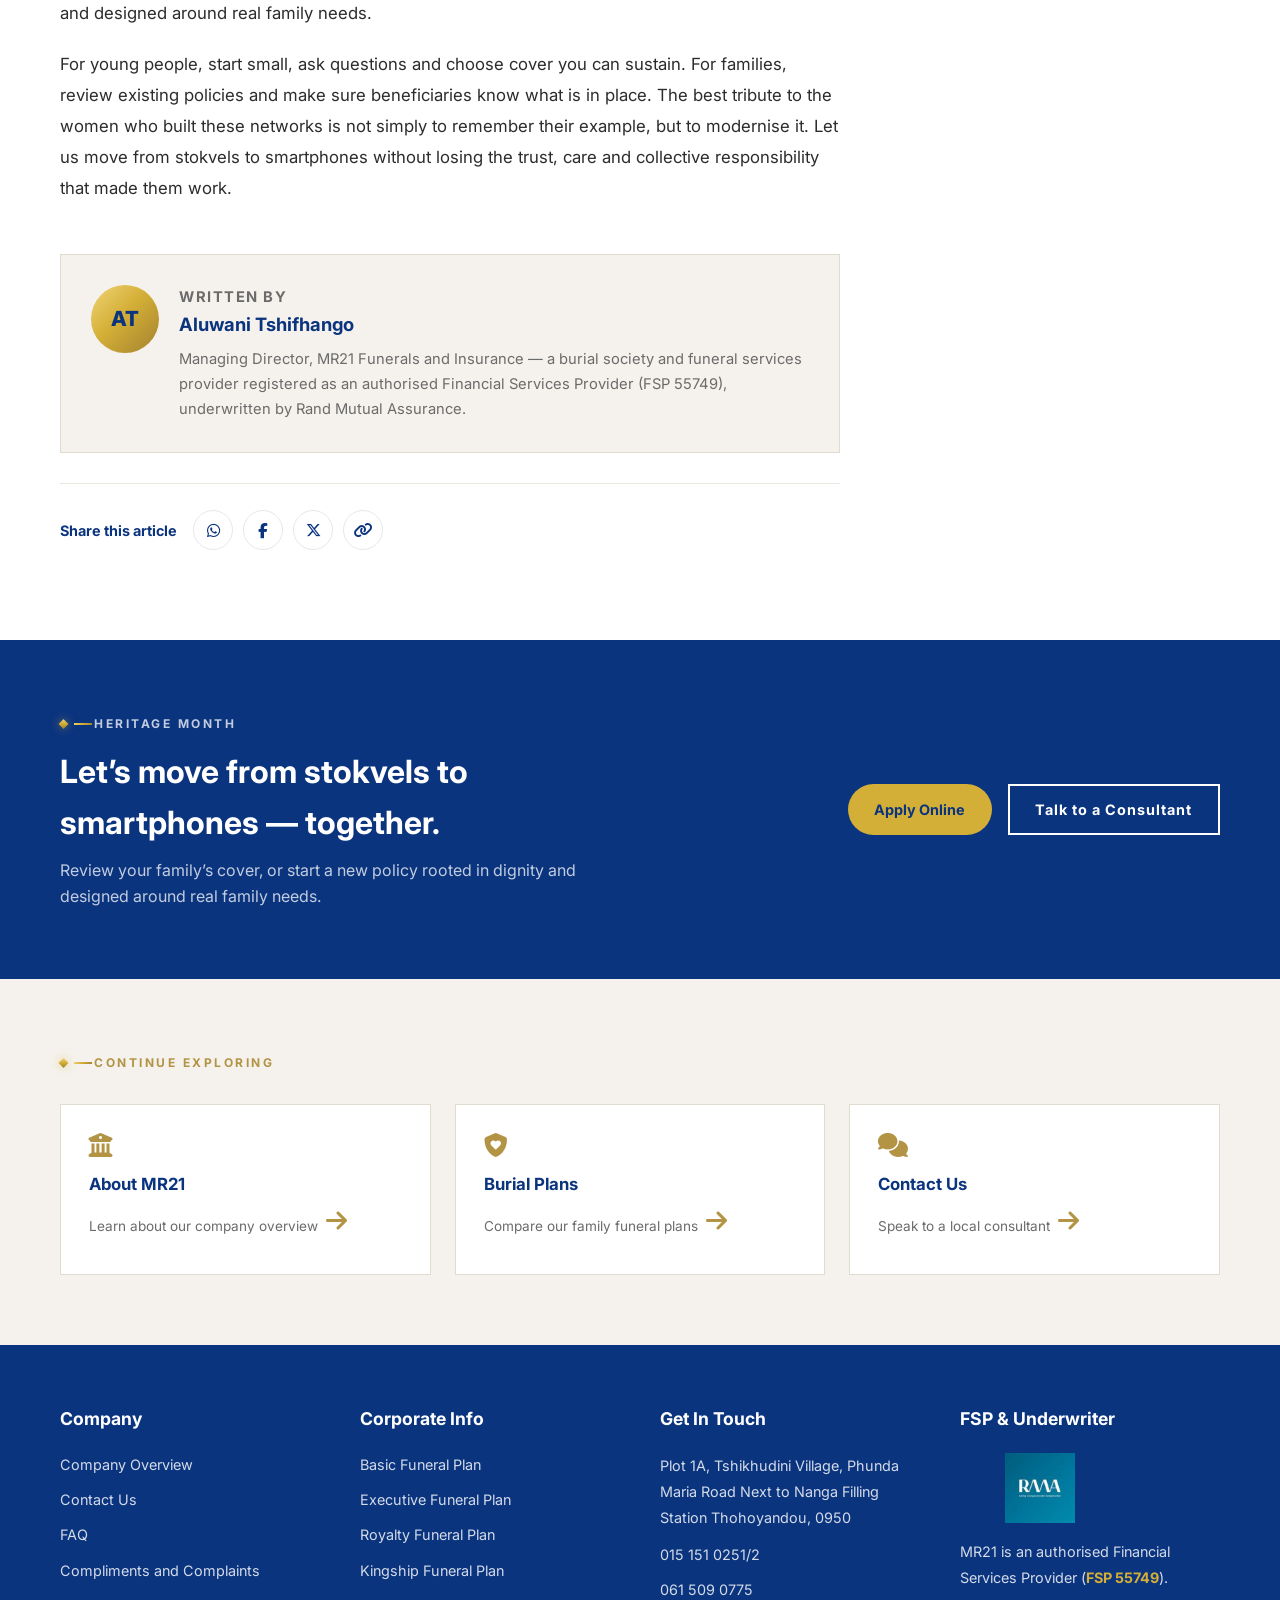
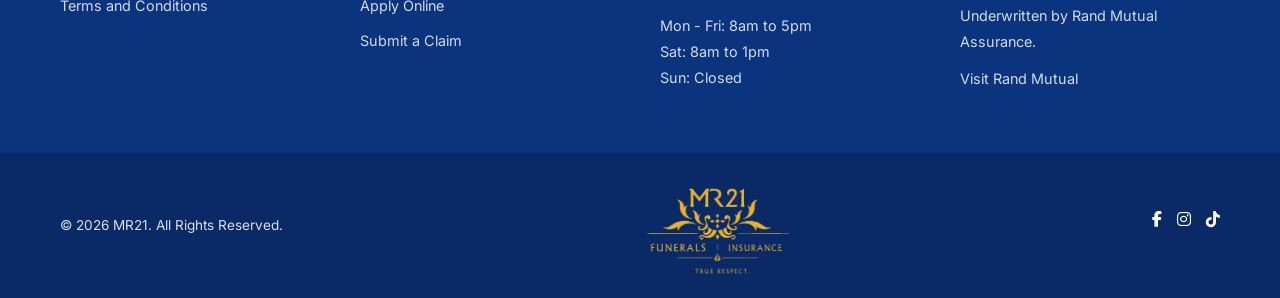
<file: articles.html>
<!DOCTYPE html>
<html lang="en-ZA">
<head>
    <meta charset="UTF-8">
    <meta name="viewport" content="width=device-width, initial-scale=1.0">
    <meta name="description" content="South Africa's stokvels and burial societies show that collective financial resilience is part of our heritage. MR21 Managing Director Aluwani Tshifhango on modernising that legacy for the smartphone generation.">
    <meta name="theme-color" content="#0B347F">
    <title>Heritage Month: From Stokvels to Smartphones | MR21 Funerals & Insurance</title>

    <link rel="preconnect" href="https://fonts.googleapis.com">
    <link rel="preconnect" href="https://fonts.gstatic.com" crossorigin>
    <link href="https://fonts.googleapis.com/css2?family=Inter:wght@400;500;600;700;800;900&display=swap" rel="stylesheet">
    <link rel="stylesheet" href="https://cdnjs.cloudflare.com/ajax/libs/font-awesome/6.5.2/css/all.min.css">
    <link rel="stylesheet" href="css/articles.css">
    <link rel="stylesheet" href="css/mobile-fixes.css">
    <link rel="stylesheet" href="css/elevate.css">
    <link rel="stylesheet" href="css/shared.css">
    <link rel="preload" as="image" href="assets/images/heromr21.jpeg" fetchpriority="high">
</head>
<body class="mr21-article">

    <!-- ANNOUNCEMENT BAR -->
    <div class="announcement-bar">
        <span><i class="fa-solid fa-phone" aria-hidden="true"></i> Call us: <a href="tel:+27151510251">015 151 0251/2</a> &nbsp;|&nbsp; <a href="tel:+27615090775">061 509 0775</a></span>
    </div>

    <!-- HEADER (same as index) -->
    <header class="header" data-header>
        <div class="container nav-wrapper">
            <a href="index.html" class="brand-logo" aria-label="MR21 Funerals and Insurance home">
                <img src="assets/images/who-logo.png" alt="MR21 Funerals and Insurance">
            </a>
            <ul class="nav-links" id="site-navigation" data-nav>
                <li><a href="index.html">Home</a></li>
                <li class="nav-dropdown">
                    <a href="about.html" class="active">About <i class="fa-solid fa-chevron-down" aria-hidden="true"></i></a>
                    <div class="dropdown-menu">
                        <a href="about.html">About MR21</a>
                        <a href="articles.html">Articles</a>
                        <a href="about.html">CSI</a>
                    </div>
                </li>
                <li class="nav-dropdown">
                    <a href="plans.html">Burial Plans <i class="fa-solid fa-chevron-down" aria-hidden="true"></i></a>
                    <div class="dropdown-menu">
                        <a href="plans.html">Family Plan</a>
                        <a href="policy.html">Family Policy</a>
                    </div>
                </li>
                <li class="nav-dropdown">
                    <a href="gallery.html">Gallery <i class="fa-solid fa-chevron-down" aria-hidden="true"></i></a>
                    <div class="dropdown-menu">
                        <a href="gallery.html">Images</a>
                        <a href="gallery.html">Videos</a>
                    </div>
                </li>
                <li><a href="contact.html">Contact</a></li>
            </ul>
            <button class="nav-toggle" type="button" data-nav-toggle aria-label="Open navigation menu" aria-controls="site-navigation" aria-expanded="false">
                <i class="fa-solid fa-bars" aria-hidden="true"></i>
            </button>
         
            <a href="apply.html" class="btn btn-gold">Apply Online</a>
        </div>

        <!-- Reading progress (anchored to the sticky header so it scrolls with it) -->
        <div class="reading-progress" data-reading-progress>
            <span data-reading-progress-bar></span>
        </div>
    </header>

    <main id="main">

        <!-- Breadcrumb -->
        <nav class="article-breadcrumb" aria-label="Breadcrumb">
            <div class="container">
                <a href="index.html">Home</a>
                <i class="fa-solid fa-chevron-right" aria-hidden="true"></i>
                <a href="about.html">About</a>
                <i class="fa-solid fa-chevron-right" aria-hidden="true"></i>
                <span aria-current="page">Articles</span>
            </div>
        </nav>

        <!-- Article Hero -->
        <section class="article-hero">
            <img class="article-hero__bg" src="assets/images/gall7.jpeg" alt="" role="presentation">
            <div class="article-hero-overlay"></div>
            <div class="container article-hero-content reveal">
                <span class="article-tag"><i class="fa-solid fa-flag" aria-hidden="true"></i> Heritage Month</span>
                <h1>From Stokvels to Smartphones, Protect the Future Our Grandparents Built</h1>
                <p class="article-deck">South Africa&rsquo;s stokvels and burial societies show that collective financial resilience is part of our heritage. The insurance industry must modernise that legacy, while young people make protection part of their financial plans.</p>

                <div class="article-meta">
                    <div class="article-meta__author">
                        <span class="author-avatar" aria-hidden="true">AT</span>
                        <div>
                            <strong>Aluwani Tshifhango</strong>
                            <span>Managing Director, MR21 Funerals and Insurance</span>
                        </div>
                    </div>
                    <div class="article-meta__facts">
                        <span><i class="fa-regular fa-calendar" aria-hidden="true"></i> Heritage Month, September</span>
                        <span data-read-time><i class="fa-regular fa-clock" aria-hidden="true"></i> 6 min read</span>
                    </div>
                </div>
            </div>
        </section>

        <!-- Article Body -->
        <section class="article-section">
            <div class="container article-layout">

                <article class="article-content" data-article-content>

                    <h2>A heritage built on solidarity</h2>
                    <p>Heritage Month is often associated with clothing, music, food and ceremonies. These are important expressions of who we are, but our heritage is also found in the practical systems our communities created to protect one another. Across South Africa&rsquo;s indigenous communities and cultural groups, collective saving has long been a form of resilience: small, regular contributions made powerful when people stood together.</p>
                    <p>Stokvels, grocery clubs and burial societies are not merely informal arrangements. They are community-built financial institutions, shaped by necessity, trust and accountability. They have helped families prepare for the festive season, put a child through university, respond to illness and meet the costs of a funeral without leaving one household to carry the burden alone. In many cases, these clubs have also been places where our grannies share advice, comfort and companionship.</p>

                    <h2>What 1994 changed &mdash; and what it didn&rsquo;t</h2>
                    <p>The year 1994 is an important part of this story. With democracy, South Africa&rsquo;s old-age grant system was extended and equalised, giving eligible older people more equitable access to social assistance. Yet the grant was never the whole answer. Our grandparents continued to pool what they could, contributing to social clubs and burial societies that turned limited resources into dignity and support. Their lesson was simple: nobody should face life&rsquo;s biggest moments alone.</p>

                    <blockquote class="pull-quote reveal">
                        <p>&ldquo;Nobody should face life&rsquo;s biggest moments alone.&rdquo;</p>
                    </blockquote>

                    <h2>A funeral is more than a financial event</h2>
                    <p>Funeral support is especially significant because a funeral is not only a financial event. It is a farewell, a cultural duty and an expression of belonging. In many communities, traditional leaders, elders and local organisations help to hold families together when grief is at its deepest. Any insurance industry that wants to serve South Africa meaningfully must understand this social architecture rather than treat it as an obstacle to formal financial services.</p>

                    <h2>Modernising without losing trust</h2>
                    <p>That is where innovation matters. Insurers and funeral providers must build on what our grandparents started, not replace it. Digital tools can make joining, paying premiums, receiving policy documents and tracking claims faster and more transparent. Mobile platforms, USSD and WhatsApp support can reach customers where smartphones, data or bank branches are limited. But technology cannot substitute for trust. Rural communities still need accessible service points, trained local advisers and responsive claims support in familiar languages.</p>

                    <blockquote class="pull-quote reveal">
                        <p>&ldquo;Technology cannot substitute for trust.&rdquo;</p>
                    </blockquote>

                    <h2>Partnering with communities on financial education</h2>
                    <p>Traditional leaders can be important partners in this work. Through community meetings, local radio, churches, schools and other trusted spaces, insurers can explain what funeral cover does, and what it does not do. Education must cover premiums, benefits, waiting periods, exclusions, dependants, beneficiaries, policy lapses and the claims process. Customers should be able to understand what they are paying for, compare products, avoid unnecessary duplication and claim with confidence.</p>

                    <h2>A responsibility for every generation</h2>
                    <p>Young South Africans, in particular, should not see funeral insurance as a product only for older people. It is a practical expression of responsibility to parents, partners, children and the wider family network. We can enjoy a good lifestyle while preparing for the worst; in fact, financial maturity requires both. You cannot build a successful life and leave your family unprepared for its most difficult day.</p>

                    <blockquote class="pull-quote reveal">
                        <p>&ldquo;You cannot build a successful life and leave your family unprepared for its most difficult day.&rdquo;</p>
                    </blockquote>

                    <h2>The call to action this Heritage Month</h2>
                    <p>This Heritage Month, the call to action is clear. Insurers must keep our heritage alive by combining the solidarity of the social club with the reach of responsible digital innovation. That means designing relevant, affordable products; investing in rural infrastructure; working with traditional leaders and community organisations; and making financial education continuous, local and easy to understand. At MR21 Funerals and Insurance, we believe protection should be rooted in dignity and designed around real family needs.</p>
                    <p>For young people, start small, ask questions and choose cover you can sustain. For families, review existing policies and make sure beneficiaries know what is in place. The best tribute to the women who built these networks is not simply to remember their example, but to modernise it. Let us move from stokvels to smartphones without losing the trust, care and collective responsibility that made them work.</p>

                    <!-- Author bio -->
                    <div class="article-author-card reveal">
                        <span class="author-avatar author-avatar--lg" aria-hidden="true">AT</span>
                        <div>
                            <p class="article-author-card__label">Written by</p>
                            <h3>Aluwani Tshifhango</h3>
                            <p>Managing Director, MR21 Funerals and Insurance &mdash; a burial society and funeral services provider registered as an authorised Financial Services Provider (FSP 55749), underwritten by Rand Mutual Assurance.</p>
                        </div>
                    </div>

                    <!-- Bottom share -->
                    <div class="article-share article-share--bottom">
                        <span>Share this article</span>
                        <div class="share-buttons">
                            <button type="button" data-share="whatsapp" aria-label="Share on WhatsApp"><i class="fa-brands fa-whatsapp" aria-hidden="true"></i></button>
                            <button type="button" data-share="facebook" aria-label="Share on Facebook"><i class="fa-brands fa-facebook-f" aria-hidden="true"></i></button>
                            <button type="button" data-share="twitter" aria-label="Share on X"><i class="fa-brands fa-x-twitter" aria-hidden="true"></i></button>
                            <button type="button" data-share="copy" aria-label="Copy link"><i class="fa-solid fa-link" aria-hidden="true"></i></button>
                        </div>
                        <span class="share-toast" data-share-toast hidden>Link copied</span>
                    </div>
                </article>

                <aside class="article-sidebar">
                    <div class="sidebar-card sidebar-card--share reveal">
                        <h4>Share this article</h4>
                        <div class="share-buttons">
                            <button type="button" data-share="whatsapp" aria-label="Share on WhatsApp"><i class="fa-brands fa-whatsapp" aria-hidden="true"></i></button>
                            <button type="button" data-share="facebook" aria-label="Share on Facebook"><i class="fa-brands fa-facebook-f" aria-hidden="true"></i></button>
                            <button type="button" data-share="twitter" aria-label="Share on X"><i class="fa-brands fa-x-twitter" aria-hidden="true"></i></button>
                            <button type="button" data-share="copy" aria-label="Copy link"><i class="fa-solid fa-link" aria-hidden="true"></i></button>
                        </div>
                    </div>

                    <div class="sidebar-card reveal">
                        <h4><i class="fa-solid fa-lightbulb" aria-hidden="true"></i> Quick take</h4>
                        <ul class="sidebar-list">
                            <li>Stokvels and burial societies are community-built financial institutions rooted in trust and accountability.</li>
                            <li>The extended old-age grant since 1994 was never the whole answer &mdash; families still pool resources for dignity and support.</li>
                            <li>Mobile, USSD and WhatsApp tools can widen access, but trained local advisers remain essential.</li>
                            <li>Funeral cover is a responsibility for every generation, not only older South Africans.</li>
                        </ul>
                    </div>

                    <div class="sidebar-card sidebar-card--cta reveal">
                        <h4>Protect what your family built</h4>
                        <p>Start small, ask questions and choose cover you can sustain. Speak to an MR21 consultant today.</p>
                        <a href="apply.html" class="btn btn-gold">Apply Online</a>
                        <a href="contact.html" class="btn btn-outline-blue">Contact Us</a>
                    </div>
                </aside>

            </div>
        </section>

        <!-- Closing CTA banner -->
        <section class="article-cta-banner">
            <div class="container article-cta-banner__inner reveal">
                <div>
                    <p class="eyebrow">Heritage Month</p>
                    <h2>Let&rsquo;s move from stokvels to smartphones &mdash; together.</h2>
                    <p>Review your family&rsquo;s cover, or start a new policy rooted in dignity and designed around real family needs.</p>
                </div>
                <div class="article-cta-banner__actions">
                    <a href="apply.html" class="btn btn-gold">Apply Online</a>
                    <a href="contact.html" class="btn btn-outline-white">Talk to a Consultant</a>
                </div>
            </div>
        </section>

        <!-- Continue exploring -->
        <section class="article-more">
            <div class="container">
                <p class="eyebrow">Continue Exploring</p>
                <div class="article-more__grid">
                    <a href="about.html" class="article-more__card reveal">
                        <i class="fa-solid fa-building-columns" aria-hidden="true"></i>
                        <h3>About MR21</h3>
                        <span>Learn about our company overview <i class="fa-solid fa-arrow-right" aria-hidden="true"></i></span>
                    </a>
                    <a href="plans.html" class="article-more__card reveal">
                        <i class="fa-solid fa-shield-heart" aria-hidden="true"></i>
                        <h3>Burial Plans</h3>
                        <span>Compare our family funeral plans <i class="fa-solid fa-arrow-right" aria-hidden="true"></i></span>
                    </a>
                    <a href="contact.html" class="article-more__card reveal">
                        <i class="fa-solid fa-comments" aria-hidden="true"></i>
                        <h3>Contact Us</h3>
                        <span>Speak to a local consultant <i class="fa-solid fa-arrow-right" aria-hidden="true"></i></span>
                    </a>
                </div>
            </div>
        </section>

    </main>

    <!-- Unified Footer -->
    <footer class="rich-footer">
        <div class="container rich-footer__grid">
            <div>
                <h2>Company</h2>
                <a href="about.html">Company Overview</a>
                <a href="contact.html">Contact Us</a>
                <a href="index.html#faq-home-section">FAQ</a>
                <a href="#">Compliments and Complaints</a>
                <a href="#">Terms and Conditions</a>
            </div>
            <div>
                <h2>Corporate Info</h2>
                <a href="plans.html#basic">Basic Funeral Plan</a>
                <a href="plans.html#executive">Executive Funeral Plan</a>
                <a href="plans.html#royalty">Royalty Funeral Plan</a>
                <a href="plans.html#kingship">Kingship Funeral Plan</a>
                <a href="apply.html">Apply Online</a>
                <a href="contact.html#claims-section">Submit a Claim</a>
            </div>
            <div>
                <h2>Get In Touch</h2>
                <p>Plot 1A, Tshikhudini Village, Phunda Maria Road Next to Nanga Filling Station Thohoyandou, 0950</p>
                <a href="tel:+27151510251">015 151 0251/2</a>
                <a href="tel:+27615090775">061 509 0775</a>
                <p>Mon - Fri: 8am to 5pm<br>Sat: 8am to 1pm<br>Sun: Closed</p>
            </div>
            <div>
                <h2>FSP &amp; Underwriter</h2>
                <img class="rich-footer__underwriter-logo" src="assets/images/rma__logo.jpg" alt="Rand Mutual logo">
                <p>MR21 is an authorised Financial Services Provider (<strong>FSP 55749</strong>).</p>
                <p>Underwritten by Rand Mutual Assurance.</p>
                <a href="https://www.randmutual.co.za" target="_blank" rel="noopener">Visit Rand Mutual</a>
            </div>
        </div>
        <div class="rich-footer__bottom">
            <div class="container rich-footer__bottom-inner">
                <p>&copy; 2026 MR21. All Rights Reserved.</p>
                <img class="rich-footer__logo" src="assets/images/who-logo.png" alt="MR21 Funerals & Insurance">
                <div class="rich-social">
                    <a href="#" aria-label="Facebook"><i class="fa-brands fa-facebook-f"></i></a>
                    <a href="#" aria-label="Instagram"><i class="fa-brands fa-instagram"></i></a>
                    <a href="#" aria-label="TikTok"><i class="fa-brands fa-tiktok"></i></a>
                </div>
            </div>
        </div>
    </footer>



    <script src="js/app.js"></script>
    <script src="js/articles.js"></script>
</body>
</html>
</file>
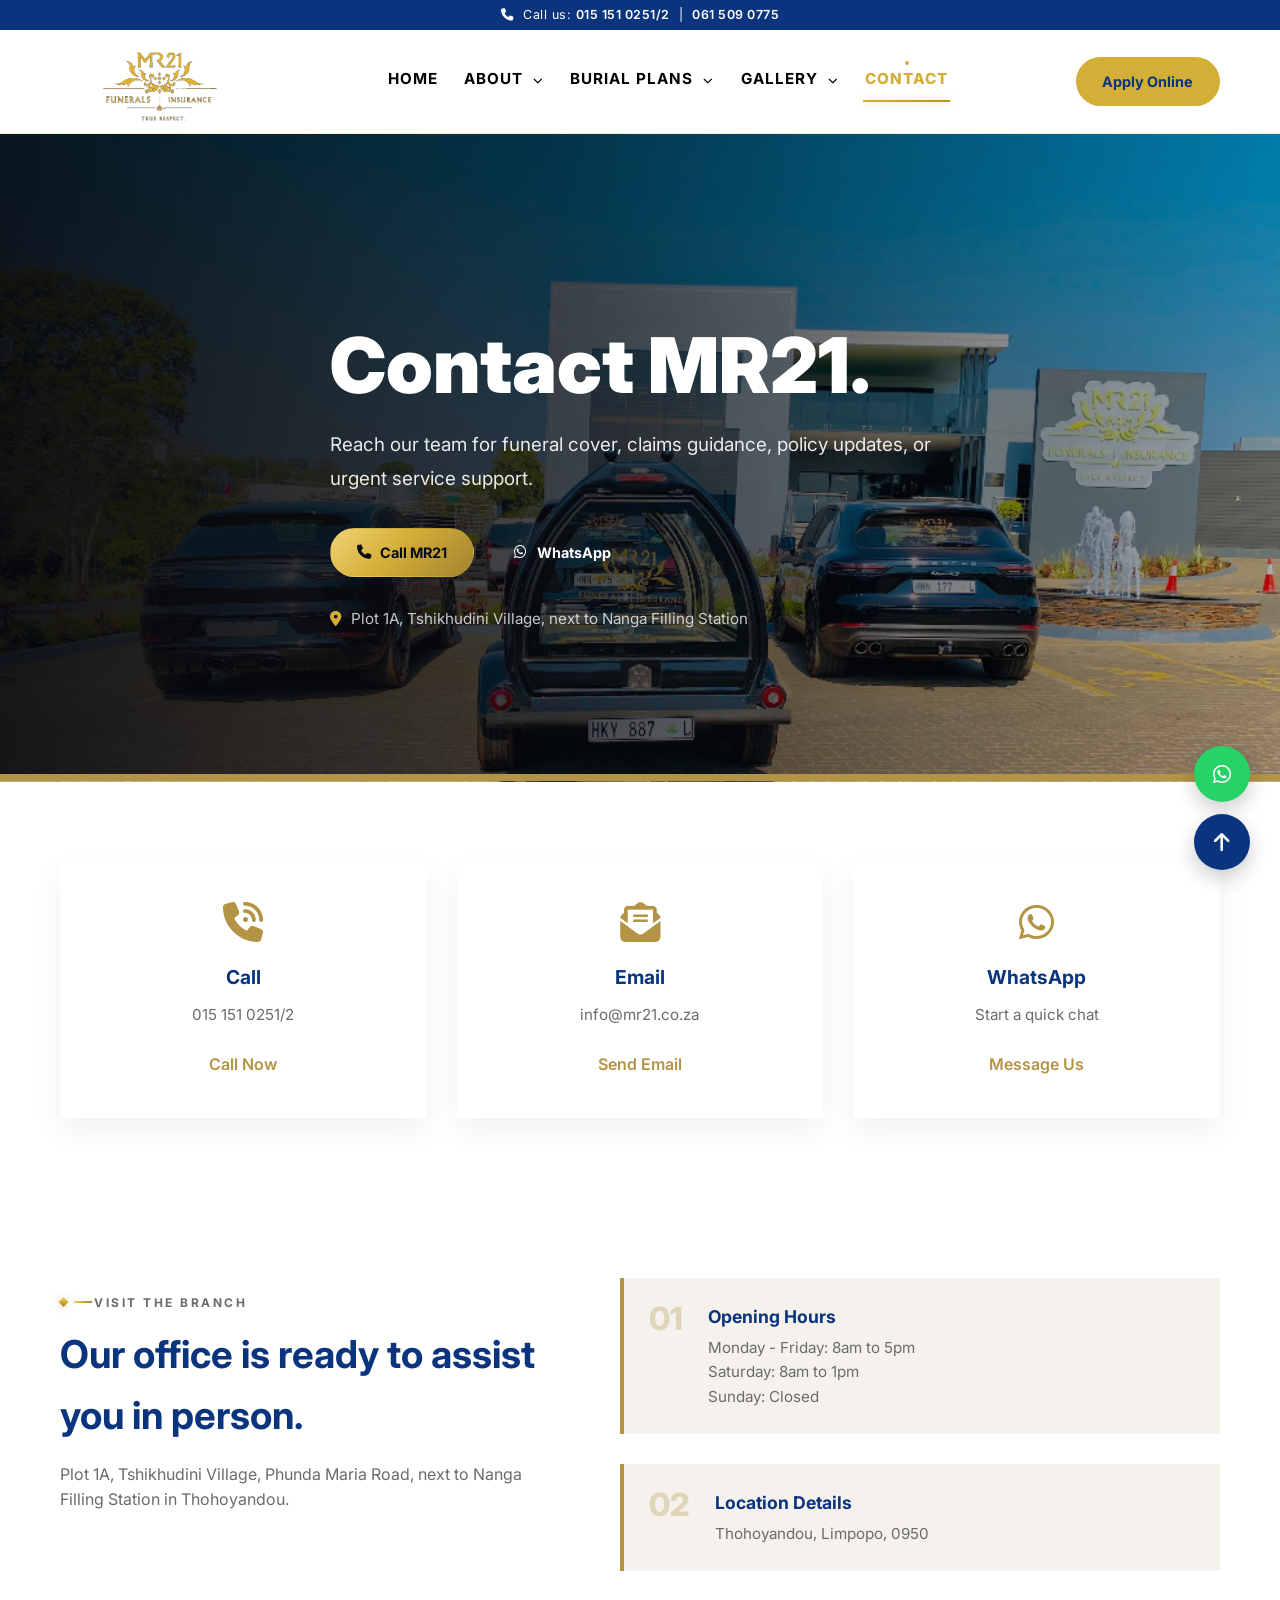
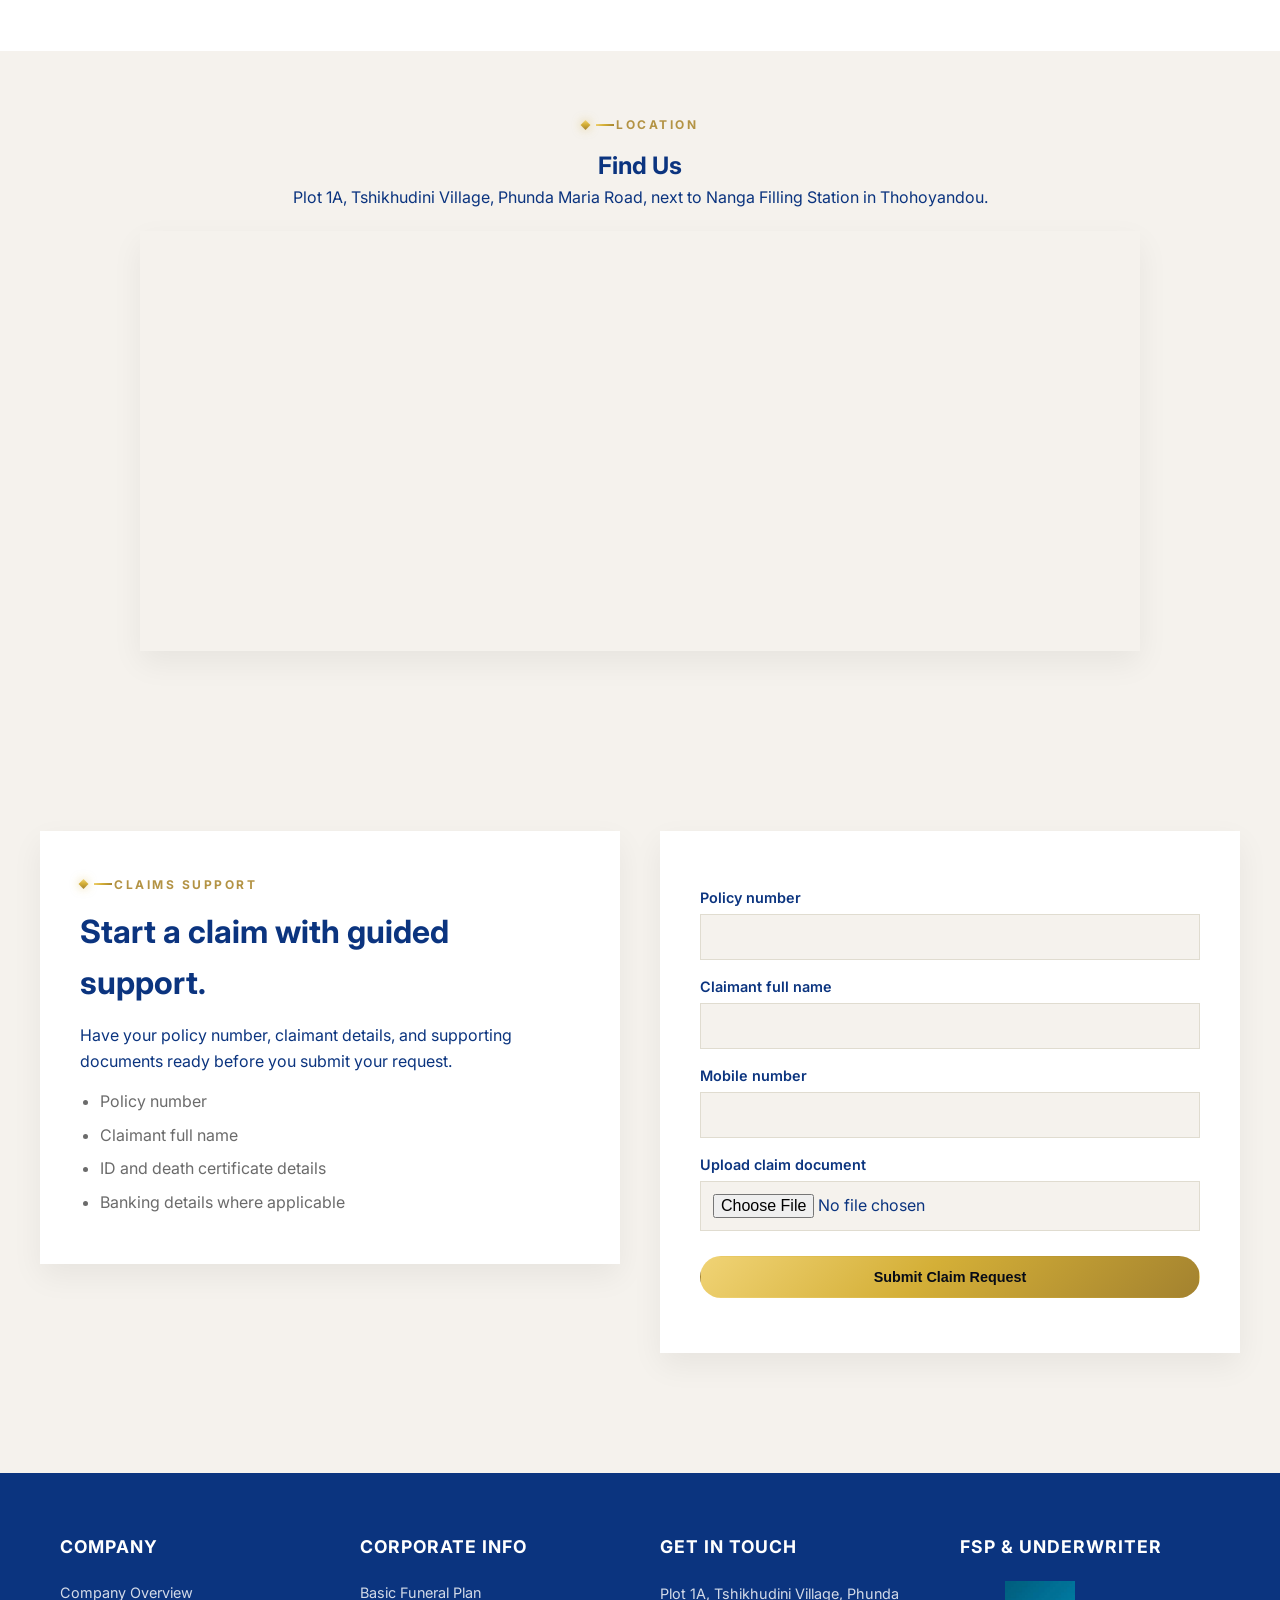
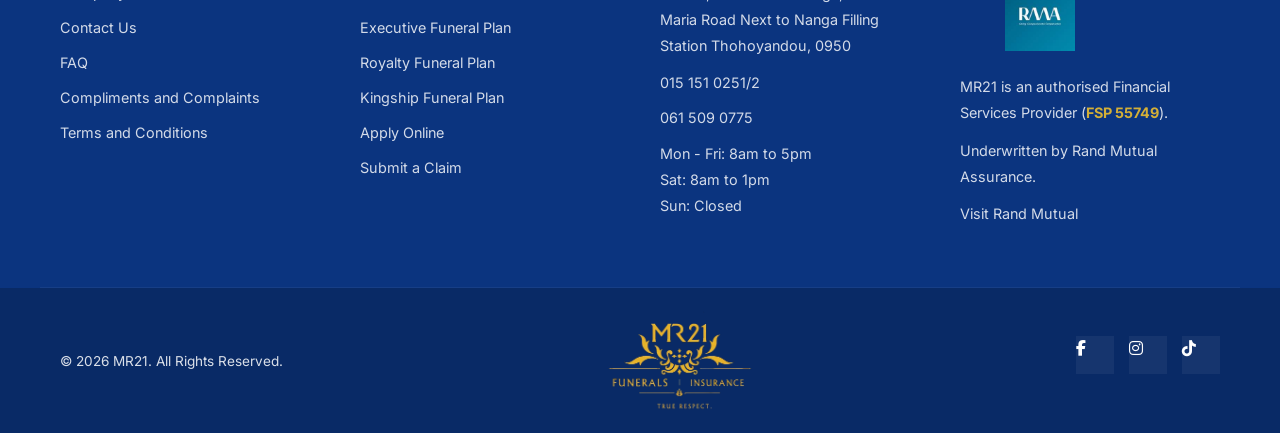
<file: contact.html>
﻿<!DOCTYPE html>
<html lang="en-ZA">
<head>
    <meta charset="UTF-8">
    <meta name="viewport" content="width=device-width, initial-scale=1.0">
    <meta name="description" content="Contact MR21 Funerals & Insurance via phone, email, WhatsApp or visit our branch in Thohoyandou, Limpopo for claims support.">
    <meta name="theme-color" content="#05070d">
    <title>Contact Us | MR21 Funerals & Insurance</title>
    
    <link rel="preconnect" href="https://fonts.googleapis.com">
    <link rel="preconnect" href="https://fonts.gstatic.com" crossorigin>
    <link href="https://fonts.googleapis.com/css2?family=Inter:wght@400;500;600;700;800;900&display=swap" rel="stylesheet">
    <link rel="stylesheet" href="https://cdnjs.cloudflare.com/ajax/libs/font-awesome/6.5.2/css/all.min.css">
    <link rel="stylesheet" href="css/contact.css">
    <link rel="stylesheet" href="css/mobile-fixes.css">
    <link rel="stylesheet" href="css/elevate.css">
    <link rel="stylesheet" href="css/shared.css">
    <link rel="preload" as="image" href="assets/images/heromr21.jpeg" fetchpriority="high">
</head>
<body class="mr21-home contact-page">

    <!-- ANNOUNCEMENT BAR -->
    <div class="announcement-bar">
        <span><i class="fa-solid fa-phone" aria-hidden="true"></i> Call us: <a href="tel:+27151510251">015 151 0251/2</a> &nbsp;|&nbsp; <a href="tel:+27615090775">061 509 0775</a></span>
    </div>

    <!-- HEADER (same as index) -->
    <header class="header" data-header>
        <div class="container nav-wrapper">
            <a href="index.html" class="brand-logo" aria-label="MR21 Funerals and Insurance home">
                <img src="assets/images/who-logo.png" alt="MR21 Funerals and Insurance">
            </a>
            <ul class="nav-links" id="site-navigation" data-nav>
                <li><a href="index.html">Home</a></li>
                <li class="nav-dropdown">
                    <a href="about.html">About <i class="fa-solid fa-chevron-down" aria-hidden="true"></i></a>
                    <div class="dropdown-menu">
                        <a href="about.html">About MR21</a>
                        <a href="articles.html">Articles</a>
                        <a href="about.html">CSI</a>
                    </div>
                </li>
                <li class="nav-dropdown">
                    <a href="plans.html">Burial Plans <i class="fa-solid fa-chevron-down" aria-hidden="true"></i></a>
                    <div class="dropdown-menu">
                        <a href="plans.html">Family Plan</a>
                        <a href="policy.html">Family Policy</a>
                    </div>
                </li>
                <li class="nav-dropdown">
                    <a href="gallery.html">Gallery <i class="fa-solid fa-chevron-down" aria-hidden="true"></i></a>
                    <div class="dropdown-menu">
                        <a href="gallery.html">Images</a>
                        <a href="gallery.html">Videos</a>
                    </div>
                </li>
                <li><a href="contact.html" class="active">Contact</a></li>
            </ul>
            <button class="nav-toggle" type="button" data-nav-toggle aria-label="Open navigation menu" aria-controls="site-navigation" aria-expanded="false">
                <i class="fa-solid fa-bars" aria-hidden="true"></i>
            </button>
       
            <a href="apply.html" class="btn btn-gold">Apply Online</a>
        </div>
    </header>

    <main id="main">
        <!-- Hero / Intro Section -->
        <section class="home-section intro-section">
            <div class="container intro-grid">
                <div class="section-copy reveal">
                    <h1>Contact MR21.</h1>
                    
                    <p>Reach our  team for funeral cover, claims guidance, policy updates, or urgent service support.</p>
                    <div class="contact-hero__actions" aria-label="Contact options">
                        <a class="btn btn--primary" href="tel:+27151510251"><i class="fa-solid fa-phone" aria-hidden="true"></i> Call MR21</a>
                        <a class="btn btn--ghost" href="https://wa.me/27151510251"><i class="fa-brands fa-whatsapp" aria-hidden="true"></i> WhatsApp</a>
                    </div>
                    <p class="contact-hero__note"><i class="fa-solid fa-location-dot" aria-hidden="true"></i> Plot 1A, Tshikhudini Village, next to Nanga Filling Station</p>
                </div>
            </div>
        </section>

        <!-- Contact Action Cards -->
        <section class="home-section" style="background: var(--color-white);">
            <div class="container action-grid reveal">
                <article class="action-card">
                    <i class="fa-solid fa-phone-volume" aria-hidden="true"></i>
                    <h3>Call</h3>
                    <p>015 151 0251/2</p>
                    <a href="tel:+27151510251">Call Now</a>
                </article>
                <article class="action-card">
                    <i class="fa-solid fa-envelope-open-text" aria-hidden="true"></i>
                    <h3>Email</h3>
                    <p>info@mr21.co.za</p>
                    <a href="mailto:info@mr21.co.za">Send Email</a>
                </article>
                <article class="action-card">
                    <i class="fa-brands fa-whatsapp" aria-hidden="true"></i>
                    <h3>WhatsApp</h3>
                    <p>Start a quick chat</p>
                    <a href="https://wa.me/27151510251">Message Us</a>
                </article>
            </div>
        </section>

        <!-- Location & Hours Section -->
        <section class="home-section values-section">
            <div class="container values-layout">
                <div class="values-intro reveal">
                    <p class="eyebrow">Visit the Branch</p>
                    <h2>Our office is ready to assist you in person.</h2>
                    <p>Plot 1A, Tshikhudini Village, Phunda Maria Road, next to Nanga Filling Station in Thohoyandou.</p>
                </div>
                <div class="values-list">
                    <article class="value-row reveal">
                        <span>01</span>
                        <div>
                            <h3>Opening Hours</h3>
                            <p>Monday - Friday: 8am to 5pm<br>Saturday: 8am to 1pm<br>Sunday: Closed</p>
                        </div>
                    </article>
                    <article class="value-row reveal">
                        <span>02</span>
                        <div>
                            <h3>Location Details</h3>
                            <p>Thohoyandou, Limpopo, 0950</p>
                        </div>
                    </article>
                </div>
            </div>
        </section>

        <!-- Map Section -->
        <section class="home-section map-section">
            <div class="container">
                <div class="map-intro reveal">
                    <p class="eyebrow">Location</p>
                    <h2>Find Us</h2>
                    <p>Plot 1A, Tshikhudini Village, Phunda Maria Road, next to Nanga Filling Station in Thohoyandou.</p>
                </div>
                <div class="map-wrapper reveal">
                    <iframe src="https://www.google.com/maps?q=Plot+1A+Tshikhudini+Village+Phunda+Maria+Road+Thohoyandou&output=embed" loading="lazy" referrerpolicy="no-referrer-when-downgrade" aria-label="MR21 location map"></iframe>
                </div>
            </div>
        </section>

        <!-- Claims Section -->
        <section class="home-section faq-home-section" id="claims-section">
            <div class="container claims-contact-section reveal">
                <div class="claims-contact-grid">
                    <div class="claims-contact-panel">
                        <p class="eyebrow">Claims Support</p>
                        <h2>Start a claim with guided support.</h2>
                        <p>Have your policy number, claimant details, and supporting documents ready before you submit your request.</p>
                        <ul class="claims-checklist">
                            <li>Policy number</li>
                            <li>Claimant full name</li>
                            <li>ID and death certificate details</li>
                            <li>Banking details where applicable</li>
                        </ul>
                    </div>
                    <form class="application-form claims-contact-panel" data-application-form novalidate>
                        <div class="progress"><span data-progress-bar></span></div>
                        <label>Policy number<input name="policy" required></label>
                        <label>Claimant full name<input name="name" required></label>
                        <label>Mobile number<input type="tel" name="phone" required pattern="[0-9 +()-]{8,}"></label>
                        <label>Upload claim document<input type="file" name="document" accept=".pdf,.jpg,.jpeg,.png"></label>
                        <button class="btn btn--primary" type="submit">Submit Claim Request</button>
                        <p class="form-status" role="status" aria-live="polite"></p>
                    </form>
                </div>
            </div>
        </section>
    </main>

    <!-- Unified Footer -->
    <footer class="rich-footer">
        <div class="container rich-footer__grid">
            <div>
                <h2>Company</h2>
                <a href="about.html">Company Overview</a>
                <a href="contact.html">Contact Us</a>
                <a href="index.html#faq-home-section">FAQ</a>
                <a href="#">Compliments and Complaints</a>
                <a href="#">Terms and Conditions</a>
            </div>
            <div>
                <h2>Corporate Info</h2>
                <a href="plans.html#basic">Basic Funeral Plan</a>
                <a href="plans.html#executive">Executive Funeral Plan</a>
                <a href="plans.html#royalty">Royalty Funeral Plan</a>
                <a href="plans.html#kingship">Kingship Funeral Plan</a>
                <a href="apply.html">Apply Online</a>
                <a href="contact.html#claims-section">Submit a Claim</a>
            </div>
            <div>
                <h2>Get In Touch</h2>
                <p>Plot 1A, Tshikhudini Village, Phunda Maria Road Next to Nanga Filling Station Thohoyandou, 0950</p>
                <a href="tel:+27151510251">015 151 0251/2</a>
                <a href="tel:+27615090775">061 509 0775</a>
                <p>Mon - Fri: 8am to 5pm<br>Sat: 8am to 1pm<br>Sun: Closed</p>
            </div>
            <div>
                <h2>FSP &amp; Underwriter</h2>
                <img class="rich-footer__underwriter-logo" src="assets/images/rma__logo.jpg" alt="Rand Mutual logo">
                <p>MR21 is an authorised Financial Services Provider (<strong>FSP 55749</strong>).</p>
                <p>Underwritten by Rand Mutual Assurance.</p>
                <a href="https://www.randmutual.co.za" target="_blank" rel="noopener">Visit Rand Mutual</a>
            </div>
        </div>
        <div class="rich-footer__bottom">
            <div class="container rich-footer__bottom-inner">
                <p>&copy; 2026 MR21. All Rights Reserved.</p>
                <img class="rich-footer__logo" src="assets/images/who-logo.png" alt="MR21 Funerals & Insurance">
                <div class="rich-social">
                    <a href="#" aria-label="Facebook"><i class="fa-brands fa-facebook-f"></i></a>
                    <a href="#" aria-label="Instagram"><i class="fa-brands fa-instagram"></i></a>
                    <a href="#" aria-label="TikTok"><i class="fa-brands fa-tiktok"></i></a>
                </div>
            </div>
        </div>
    </footer>

    <div class="floating-actions" aria-label="Quick actions">
        <a href="https://wa.me/27151510251" aria-label="WhatsApp MR21"><i class="fa-brands fa-whatsapp"></i></a>
        <button type="button" data-back-top aria-label="Back to top"><i class="fa-solid fa-arrow-up"></i></button>
    </div>

    <script src="js/app.js"></script>
</body>
</html>
</file>
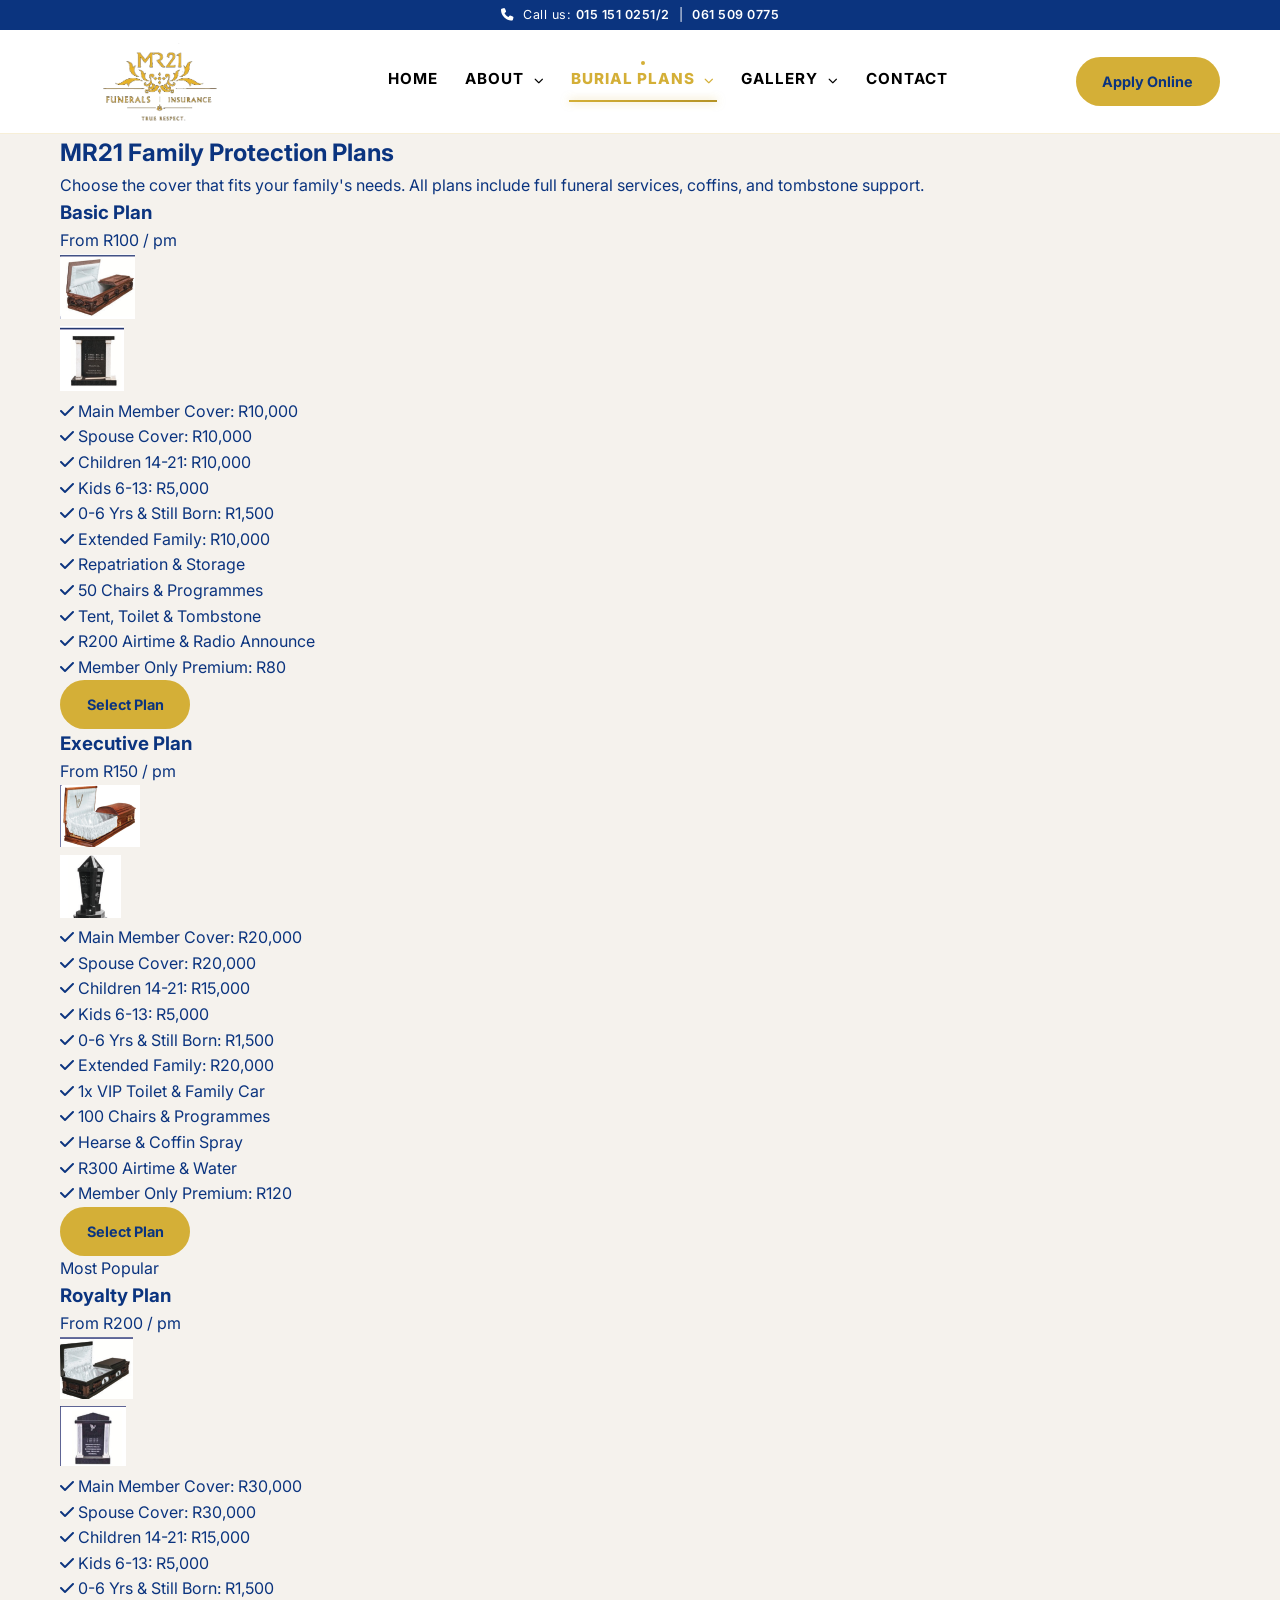
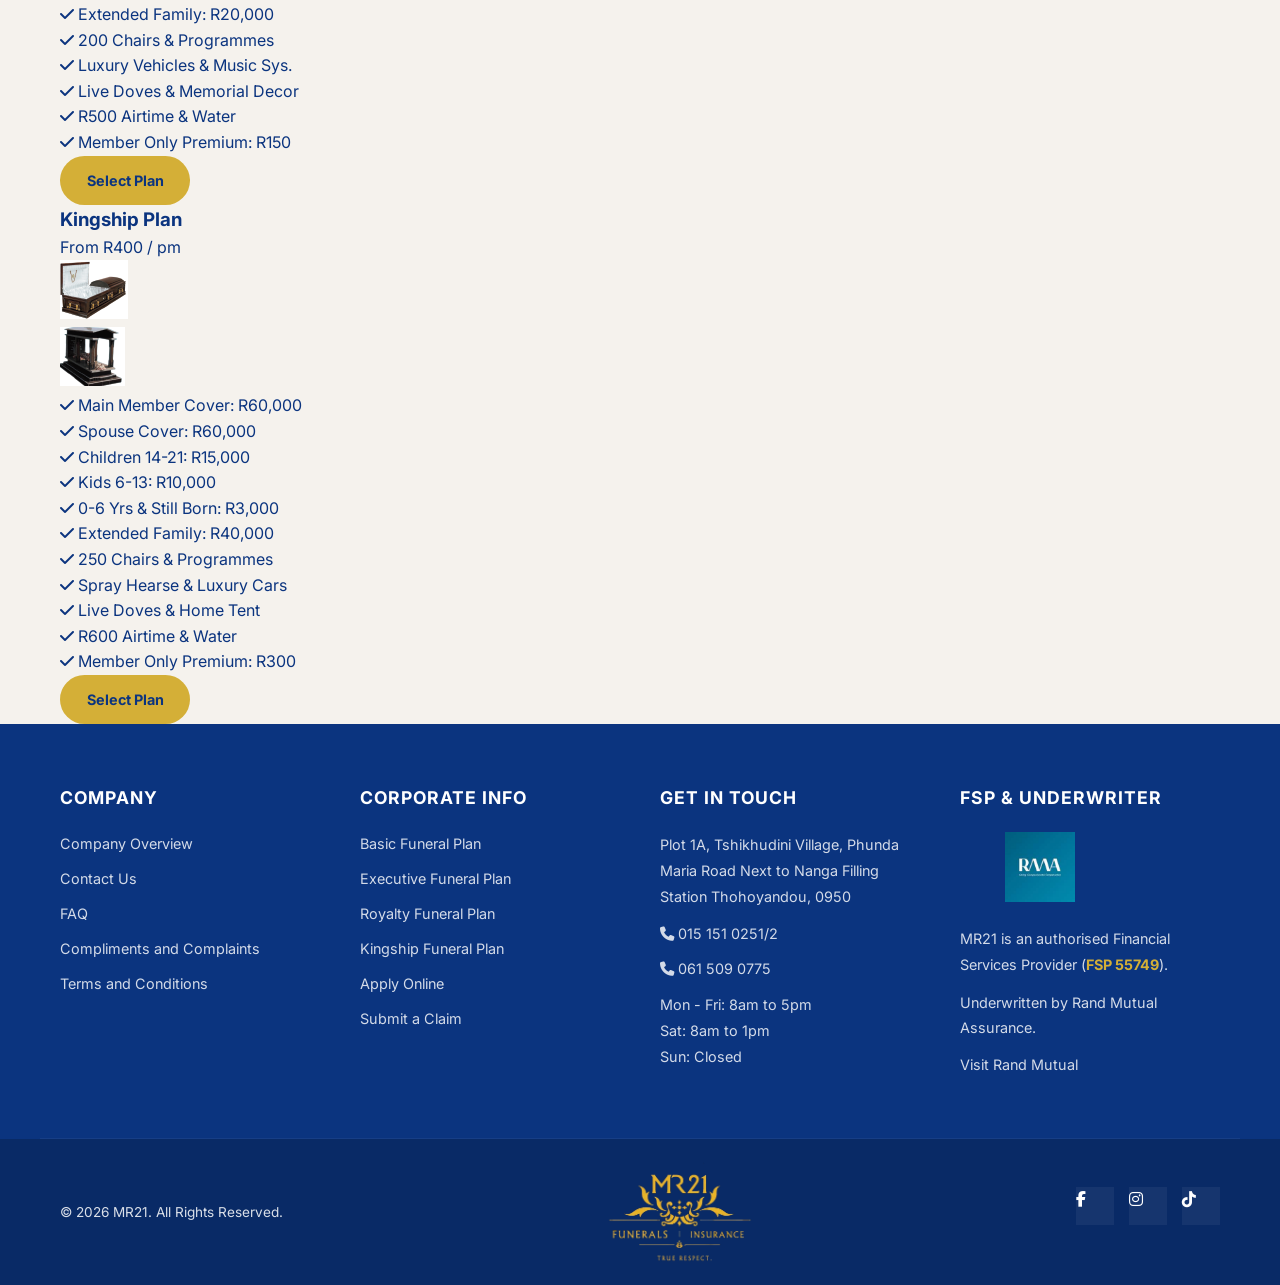
<file: plans.html>
<!DOCTYPE html>
<html lang="en-ZA">
<head>
    <meta charset="UTF-8">
    <meta name="viewport" content="width=device-width, initial-scale=1.0">
    <title>Funeral Plans | MR21</title>
    
    <link rel="preconnect" href="https://fonts.googleapis.com">
    <link rel="preconnect" href="https://fonts.gstatic.com" crossorigin>
    <link href="https://fonts.googleapis.com/css2?family=Inter:wght@400;500;600;700;800&display=swap" rel="stylesheet">
    <link rel="stylesheet" href="https://cdnjs.cloudflare.com/ajax/libs/font-awesome/6.4.0/css/all.min.css">
    
    <link rel="stylesheet" href="css/plans.css">
    <link rel="stylesheet" href="css/shared.css">
</head>
<body>

    <!-- ANNOUNCEMENT BAR -->
    <div class="announcement-bar">
        <span><i class="fa-solid fa-phone" aria-hidden="true"></i> Call us: <a href="tel:+27151510251">015 151 0251/2</a> &nbsp;|&nbsp; <a href="tel:+27615090775">061 509 0775</a></span>
    </div>

    <!-- HEADER (same as index) -->
    <header class="header" data-header>
        <div class="container nav-wrapper">
            <a href="index.html" class="brand-logo" aria-label="MR21 Funerals and Insurance home">
                <img src="assets/images/who-logo.png" alt="MR21 Funerals and Insurance">
            </a>
            <ul class="nav-links" id="site-navigation" data-nav>
                <li><a href="index.html">Home</a></li>
                <li class="nav-dropdown">
                    <a href="about.html">About <i class="fa-solid fa-chevron-down" aria-hidden="true"></i></a>
                    <div class="dropdown-menu">
                        <a href="about.html">About MR21</a>
                        <a href="articles.html">Articles</a>
                        <a href="about.html">CSI</a>
                    </div>
                </li>
                <li class="nav-dropdown">
                    <a href="plans.html" class="active">Burial Plans <i class="fa-solid fa-chevron-down" aria-hidden="true"></i></a>
                    <div class="dropdown-menu">
                        <a href="plans.html">Family Plan</a>
                        <a href="policy.html">Family Policy</a>
                    </div>
                </li>
                <li class="nav-dropdown">
                    <a href="gallery.html">Gallery <i class="fa-solid fa-chevron-down" aria-hidden="true"></i></a>
                    <div class="dropdown-menu">
                        <a href="gallery.html">Images</a>
                        <a href="gallery.html">Videos</a>
                    </div>
                </li>
                <li><a href="contact.html">Contact</a></li>
            </ul>
            <button class="nav-toggle" type="button" data-nav-toggle aria-label="Open navigation menu" aria-controls="site-navigation" aria-expanded="false">
                <i class="fa-solid fa-bars" aria-hidden="true"></i>
            </button>
      
            <a href="apply.html" class="btn btn-gold">Apply Online</a>
        </div>
    </header>

    <!-- HERO -->
    <section class="page-hero">
        <div class="container">
            <h1>MR21 Family Protection Plans</h1>
            <p>Choose the cover that fits your family's needs. All plans include full funeral services, coffins, and tombstone support.</p>
        </div>
    </section>

    <!-- 4-COLUMN GRID -->
    <section class="plans-section">
        <div class="container plans-grid">
            
            <!-- ==========================================
                 PLAN 1: BASIC
            ========================================== -->
            <div class="plan-card">
                <div class="plan-header">
                    <h3>Basic Plan</h3>
                    <div class="plan-price">From R100 <span>/ pm</span></div>
                </div>

                <div class="plan-images">
                    <!-- Replace src with your coffin image -->
                    <div class="img-box"><img src="assets/images/plan12.png" alt="Coffin"></div>
                    <!-- Replace src with your tombstone image -->
                    <div class="img-box"><img src="assets/images/plan1.png" alt="Tombstone"></div>
                </div>

                <ul class="benefits-list">
                    <li><i class="fa-solid fa-check"></i> Main Member Cover: R10,000</li>
                    <li><i class="fa-solid fa-check"></i> Spouse Cover: R10,000</li>
                    <li><i class="fa-solid fa-check"></i> Children 14-21: R10,000</li>
                    <li><i class="fa-solid fa-check"></i> Kids 6-13: R5,000</li>
                    <li><i class="fa-solid fa-check"></i> 0-6 Yrs & Still Born: R1,500</li>
                    <li><i class="fa-solid fa-check"></i> Extended Family: R10,000</li>
                    <li><i class="fa-solid fa-check"></i> Repatriation & Storage</li>
                    <li><i class="fa-solid fa-check"></i> 50 Chairs & Programmes</li>
                    <li><i class="fa-solid fa-check"></i> Tent, Toilet & Tombstone</li>
                    <li><i class="fa-solid fa-check"></i> R200 Airtime & Radio Announce</li>
                    <li><i class="fa-solid fa-check"></i> Member Only Premium: R80</li>
                </ul>

                <div class="plan-footer">
                    <a href="apply.html" class="btn btn-gold">Select Plan</a>
                </div>
            </div>

            <!-- ==========================================
                 PLAN 2: EXECUTIVE
            ========================================== -->
            <div class="plan-card">
                <div class="plan-header">
                    <h3>Executive Plan</h3>
                    <div class="plan-price">From R150 <span>/ pm</span></div>
                </div>

                <div class="plan-images">
                    <div class="img-box"><img src="assets/images/coff2.png" alt="Coffin"></div>
                    <div class="img-box"><img src="assets/images/tomb2.png" alt="Tombstone"></div>
                </div>

                <ul class="benefits-list">
                    <li><i class="fa-solid fa-check"></i> Main Member Cover: R20,000</li>
                    <li><i class="fa-solid fa-check"></i> Spouse Cover: R20,000</li>
                    <li><i class="fa-solid fa-check"></i> Children 14-21: R15,000</li>
                    <li><i class="fa-solid fa-check"></i> Kids 6-13: R5,000</li>
                    <li><i class="fa-solid fa-check"></i> 0-6 Yrs & Still Born: R1,500</li>
                    <li><i class="fa-solid fa-check"></i> Extended Family: R20,000</li>
                    <li><i class="fa-solid fa-check"></i> 1x VIP Toilet & Family Car</li>
                    <li><i class="fa-solid fa-check"></i> 100 Chairs & Programmes</li>
                    <li><i class="fa-solid fa-check"></i> Hearse & Coffin Spray</li>
                    <li><i class="fa-solid fa-check"></i> R300 Airtime & Water</li>
                    <li><i class="fa-solid fa-check"></i> Member Only Premium: R120</li>
                </ul>

                <div class="plan-footer">
                    <a href="apply.html" class="btn btn-gold">Select Plan</a>
                </div>
            </div>

            <!-- ==========================================
                 PLAN 3: ROYALTY
            ========================================== -->
            <div class="plan-card featured">
                <div class="pop-badge">Most Popular</div>
                <div class="plan-header">
                    <h3>Royalty Plan</h3>
                    <div class="plan-price">From R200 <span>/ pm</span></div>
                </div>

                <div class="plan-images">
                    <div class="img-box"><img src="assets/images/coff3 (1).png" alt="Coffin"></div>
                    <div class="img-box"><img src="assets/images/coff3 (3).png" alt="Tombstone"></div>
                </div>

                <ul class="benefits-list">
                    <li><i class="fa-solid fa-check"></i> Main Member Cover: R30,000</li>
                    <li><i class="fa-solid fa-check"></i> Spouse Cover: R30,000</li>
                    <li><i class="fa-solid fa-check"></i> Children 14-21: R15,000</li>
                    <li><i class="fa-solid fa-check"></i> Kids 6-13: R5,000</li>
                    <li><i class="fa-solid fa-check"></i> 0-6 Yrs & Still Born: R1,500</li>
                    <li><i class="fa-solid fa-check"></i> Extended Family: R20,000</li>
                    <li><i class="fa-solid fa-check"></i> 200 Chairs & Programmes</li>
                    <li><i class="fa-solid fa-check"></i> Luxury Vehicles & Music Sys.</li>
                    <li><i class="fa-solid fa-check"></i> Live Doves & Memorial Decor</li>
                    <li><i class="fa-solid fa-check"></i> R500 Airtime & Water</li>
                    <li><i class="fa-solid fa-check"></i> Member Only Premium: R150</li>
                </ul>

                <div class="plan-footer">
                    <a href="apply.html" class="btn btn-gold">Select Plan</a>
                </div>
            </div>

            <!-- ==========================================
                 PLAN 4: KINGSHIP
            ========================================== -->
            <div class="plan-card">
                <div class="plan-header">
                    <h3>Kingship Plan</h3>
                    <div class="plan-price">From R400 <span>/ pm</span></div>
                </div>

                <div class="plan-images">
                    <div class="img-box"><img src="assets/images/kingcof.png" alt="Coffin"></div>
                    <div class="img-box"><img src="assets/images/kingt (1).png" alt="Tombstone"></div>
                </div>

                <ul class="benefits-list">
                    <li><i class="fa-solid fa-check"></i> Main Member Cover: R60,000</li>
                    <li><i class="fa-solid fa-check"></i> Spouse Cover: R60,000</li>
                    <li><i class="fa-solid fa-check"></i> Children 14-21: R15,000</li>
                    <li><i class="fa-solid fa-check"></i> Kids 6-13: R10,000</li>
                    <li><i class="fa-solid fa-check"></i> 0-6 Yrs & Still Born: R3,000</li>
                    <li><i class="fa-solid fa-check"></i> Extended Family: R40,000</li>
                    <li><i class="fa-solid fa-check"></i> 250 Chairs & Programmes</li>
                    <li><i class="fa-solid fa-check"></i> Spray Hearse & Luxury Cars</li>
                    <li><i class="fa-solid fa-check"></i> Live Doves & Home Tent</li>
                    <li><i class="fa-solid fa-check"></i> R600 Airtime & Water</li>
                    <li><i class="fa-solid fa-check"></i> Member Only Premium: R300</li>
                </ul>

                <div class="plan-footer">
                    <a href="apply.html" class="btn btn-gold">Select Plan</a>
                </div>
            </div>

        </div>
    </section>

    <!-- FOOTER (same as About page, blue) -->
    <footer class="rich-footer">
        <div class="container rich-footer__grid">
            <div>
                <h2>Company</h2>
                <a href="about.html">Company Overview</a>
                <a href="contact.html">Contact Us</a>
                <a href="index.html#faq-home-section">FAQ</a>
                <a href="#">Compliments and Complaints</a>
                <a href="#">Terms and Conditions</a>
            </div>
            <div>
                <h2>Corporate Info</h2>
                <a href="plans.html#basic">Basic Funeral Plan</a>
                <a href="plans.html#executive">Executive Funeral Plan</a>
                <a href="plans.html#royalty">Royalty Funeral Plan</a>
                <a href="plans.html#kingship">Kingship Funeral Plan</a>
                <a href="apply.html">Apply Online</a>
                <a href="contact.html#claims-section">Submit a Claim</a>
            </div>
            <div>
                <h2>Get In Touch</h2>
                <p>Plot 1A, Tshikhudini Village, Phunda Maria Road Next to Nanga Filling Station Thohoyandou, 0950</p>
                <a href="tel:+27151510251"><i class="fa-solid fa-phone" aria-hidden="true"></i> 015 151 0251/2</a>
                <a href="tel:+27615090775"><i class="fa-solid fa-phone" aria-hidden="true"></i> 061 509 0775</a>
                <p>Mon - Fri: 8am to 5pm<br>Sat: 8am to 1pm<br>Sun: Closed</p>
            </div>
            <div>
                <h2>FSP &amp; Underwriter</h2>
                <img class="rich-footer__underwriter-logo" src="assets/images/rma__logo.jpg" alt="Rand Mutual logo">
                <p>MR21 is an authorised Financial Services Provider (<strong>FSP 55749</strong>).</p>
                <p>Underwritten by Rand Mutual Assurance.</p>
                <a href="https://www.randmutual.co.za" target="_blank" rel="noopener">Visit Rand Mutual</a>
            </div>
        </div>
        <div class="rich-footer__bottom">
            <div class="container rich-footer__bottom-inner">
                <p>&copy; 2026 MR21. All Rights Reserved.</p>
                <img class="rich-footer__logo" src="assets/images/who-logo.png" alt="MR21 Funerals & Insurance">
                <div class="rich-social">
                    <a href="#" aria-label="Facebook"><i class="fa-brands fa-facebook-f"></i></a>
                    <a href="#" aria-label="Instagram"><i class="fa-brands fa-instagram"></i></a>
                    <a href="#" aria-label="TikTok"><i class="fa-brands fa-tiktok"></i></a>
                </div>
            </div>
        </div>
    </footer>

    <script src="js/app.js"></script>
</body>
</html>
</file>
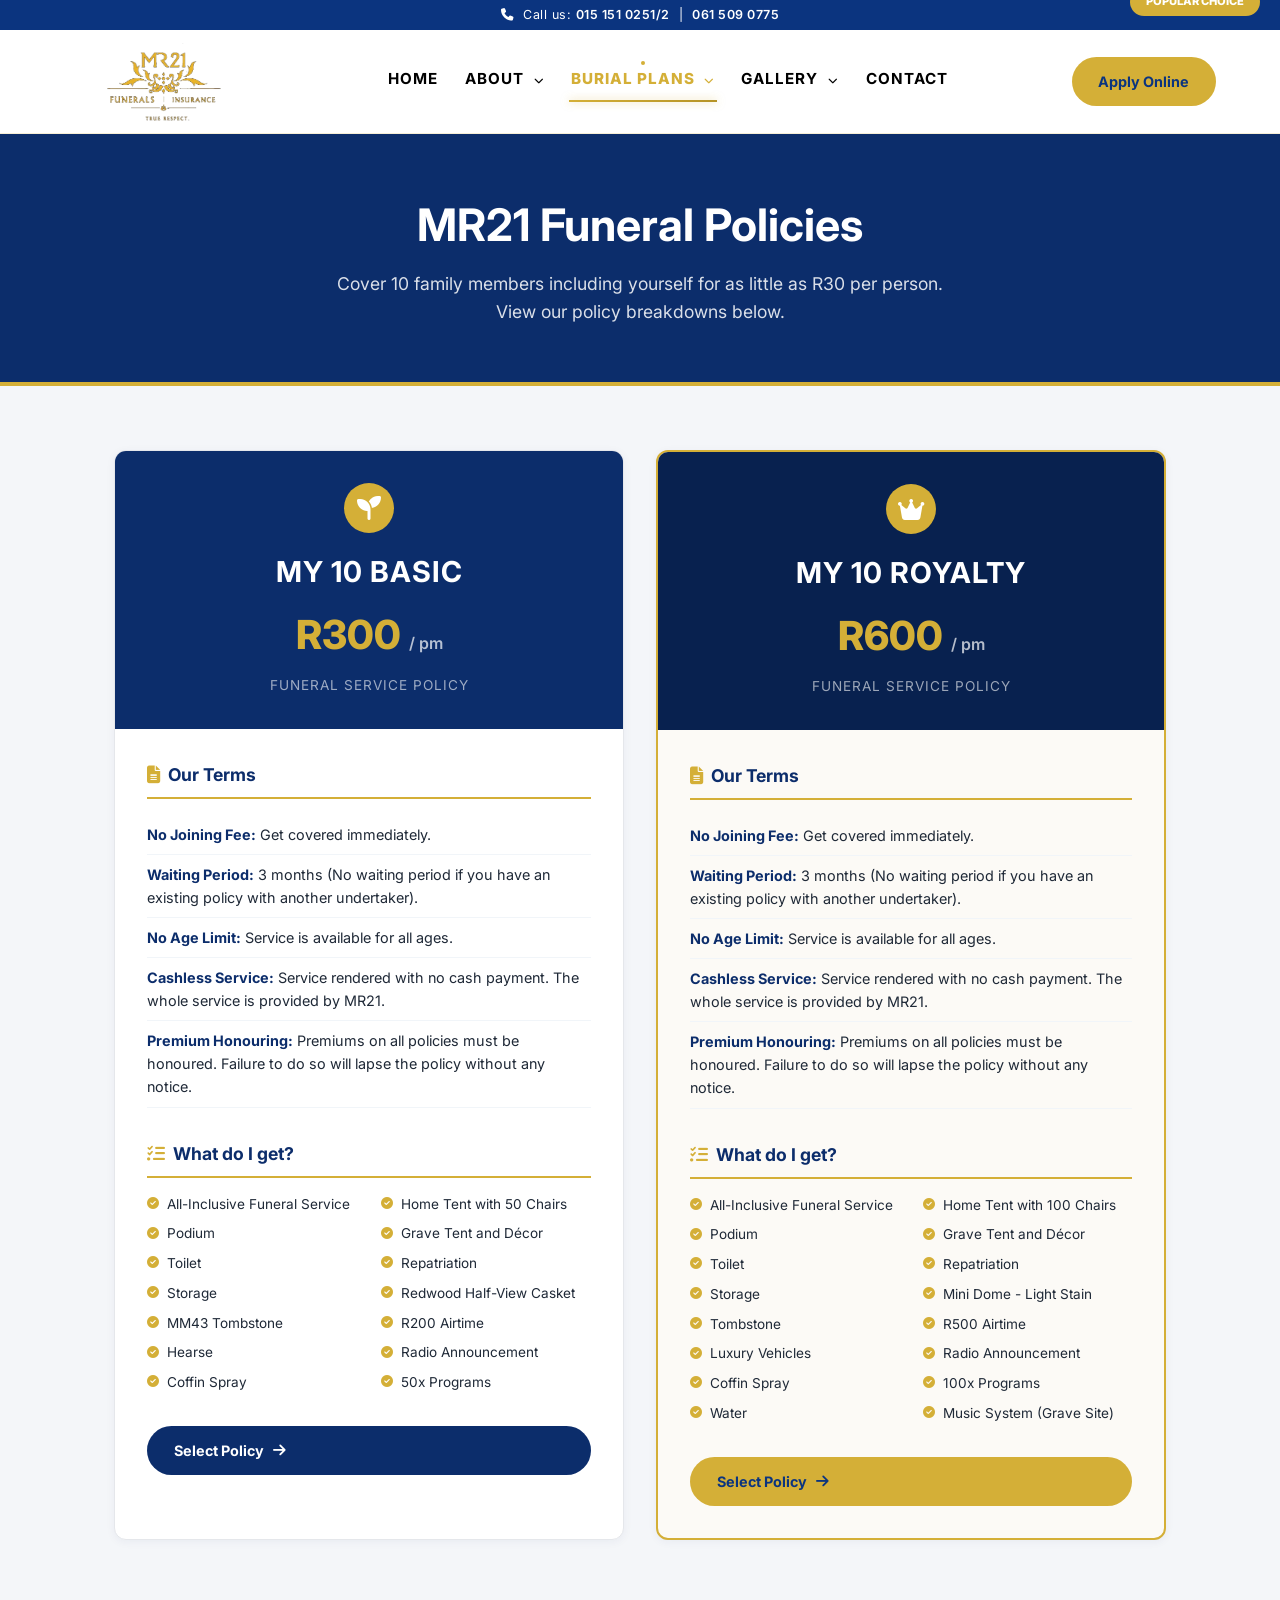
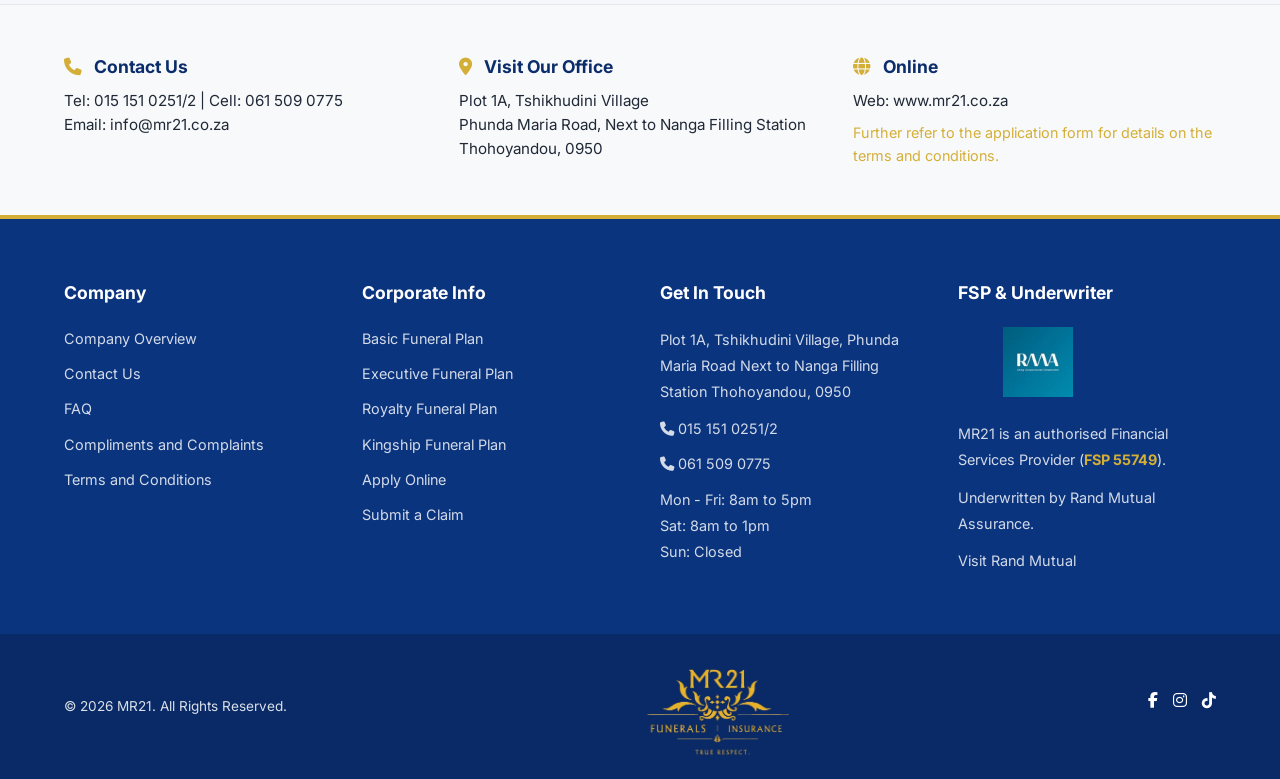
<file: policy.html>
<!DOCTYPE html>
<html lang="en-ZA">
<head>
    <meta charset="UTF-8">
    <meta name="viewport" content="width=device-width, initial-scale=1.0">
    <title>Funeral Policies | MR21</title>
    
    <link rel="preconnect" href="https://fonts.googleapis.com">
    <link rel="preconnect" href="https://fonts.gstatic.com" crossorigin>
    <link href="https://fonts.googleapis.com/css2?family=Inter:wght@400;500;600;700;800&display=swap" rel="stylesheet">
    <link rel="stylesheet" href="https://cdnjs.cloudflare.com/ajax/libs/font-awesome/6.4.0/css/all.min.css">
    
    <link rel="stylesheet" href="css/policy.css">
    <link rel="stylesheet" href="css/shared.css">
</head>
<body>

    <!-- ANNOUNCEMENT BAR -->
    <div class="announcement-bar">
        <span><i class="fa-solid fa-phone" aria-hidden="true"></i> Call us: <a href="tel:+27151510251">015 151 0251/2</a> &nbsp;|&nbsp; <a href="tel:+27615090775">061 509 0775</a></span>
    </div>

    <!-- HEADER (same as index) -->
    <header class="header" data-header>
        <div class="container nav-wrapper">
            <a href="index.html" class="brand-logo" aria-label="MR21 Funerals and Insurance home">
                <img src="assets/images/who-logo.png" alt="MR21 Funerals and Insurance">
            </a>
            <ul class="nav-links" id="site-navigation" data-nav>
                <li><a href="index.html">Home</a></li>
                <li class="nav-dropdown">
                    <a href="about.html">About <i class="fa-solid fa-chevron-down" aria-hidden="true"></i></a>
                    <div class="dropdown-menu">
                        <a href="about.html">About MR21</a>
                        <a href="articles.html">Articles</a>
                        <a href="about.html">CSI</a>
                    </div>
                </li>
                <li class="nav-dropdown">
                    <a href="plans.html" class="active">Burial Plans <i class="fa-solid fa-chevron-down" aria-hidden="true"></i></a>
                    <div class="dropdown-menu">
                        <a href="plans.html">Family Plan</a>
                        <a href="policy.html">Family Policy</a>
                    </div>
                </li>
                <li class="nav-dropdown">
                    <a href="gallery.html">Gallery <i class="fa-solid fa-chevron-down" aria-hidden="true"></i></a>
                    <div class="dropdown-menu">
                        <a href="gallery.html">Images</a>
                        <a href="gallery.html">Videos</a>
                    </div>
                </li>
                <li><a href="contact.html">Contact</a></li>
            </ul>
            <button class="nav-toggle" type="button" data-nav-toggle aria-label="Open navigation menu" aria-controls="site-navigation" aria-expanded="false">
                <i class="fa-solid fa-bars" aria-hidden="true"></i>
            </button>

            <a href="apply.html" class="btn btn-gold">Apply Online</a>
        </div>
    </header>

    <!-- PAGE HERO -->
    <section class="page-hero">
        <div class="container">
            <h1>MR21 Funeral Policies</h1>
            <p>Cover 10 family members including yourself for as little as R30 per person. View our policy breakdowns below.</p>
        </div>
    </section>

    <!-- POLICIES SECTION -->
    <section class="policy-section">
        <div class="container policy-grid">
            
            <!-- ==========================================
                 POLICY 1: MY 10 BASIC
            ========================================== -->
            <div class="policy-card">
                <div class="policy-header">
                    <div class="policy-logo">
                        <i class="fa-solid fa-seedling"></i>
                    </div>
                    <h2>MY 10 BASIC</h2>
                    <div class="policy-price">R300 <span>/ pm</span></div>
                    <p class="policy-subtitle">Funeral Service Policy</p>
                </div>

                <div class="policy-body">
                    <div class="policy-terms">
                        <h4><i class="fa-solid fa-file-lines"></i> Our Terms</h4>
                        <ul>
                            <li><strong>No Joining Fee:</strong> Get covered immediately.</li>
                            <li><strong>Waiting Period:</strong> 3 months (No waiting period if you have an existing policy with another undertaker).</li>
                            <li><strong>No Age Limit:</strong> Service is available for all ages.</li>
                            <li><strong>Cashless Service:</strong> Service rendered with no cash payment. The whole service is provided by MR21.</li>
                            <li><strong>Premium Honouring:</strong> Premiums on all policies must be honoured. Failure to do so will lapse the policy without any notice.</li>
                        </ul>
                    </div>

                    <div class="policy-benefits">
                        <h4><i class="fa-solid fa-list-check"></i> What do I get?</h4>
                        <ul class="benefits-list">
                            <li><i class="fa-solid fa-circle-check"></i> All-Inclusive Funeral Service</li>
                            <li><i class="fa-solid fa-circle-check"></i> Home Tent with 50 Chairs</li>
                            <li><i class="fa-solid fa-circle-check"></i> Podium</li>
                            <li><i class="fa-solid fa-circle-check"></i> Grave Tent and Décor</li>
                            <li><i class="fa-solid fa-circle-check"></i> Toilet</li>
                            <li><i class="fa-solid fa-circle-check"></i> Repatriation</li>
                            <li><i class="fa-solid fa-circle-check"></i> Storage</li>
                            <li><i class="fa-solid fa-circle-check"></i> Redwood Half-View Casket</li>
                            <li><i class="fa-solid fa-circle-check"></i> MM43 Tombstone</li>
                            <li><i class="fa-solid fa-circle-check"></i> R200 Airtime</li>
                            <li><i class="fa-solid fa-circle-check"></i> Hearse</li>
                            <li><i class="fa-solid fa-circle-check"></i> Radio Announcement</li>
                            <li><i class="fa-solid fa-circle-check"></i> Coffin Spray</li>
                            <li><i class="fa-solid fa-circle-check"></i> 50x Programs</li>
                        </ul>
                    </div>

                    <div class="policy-cta">
                        <a href="apply.html" class="btn btn-navy">Select Policy <i class="fa-solid fa-arrow-right"></i></a>
                    </div>
                </div>
            </div>

            <!-- ==========================================
                 POLICY 2: MY 10 ROYALTY
            ========================================== -->
            <div class="policy-card featured">
                <div class="pop-badge">Popular Choice</div>
                <div class="policy-header">
                    <div class="policy-logo">
                        <i class="fa-solid fa-crown"></i>
                    </div>
                    <h2>MY 10 ROYALTY</h2>
                    <div class="policy-price">R600 <span>/ pm</span></div>
                    <p class="policy-subtitle">Funeral Service Policy</p>
                </div>

                <div class="policy-body">
                    <div class="policy-terms">
                        <h4><i class="fa-solid fa-file-lines"></i> Our Terms</h4>
                        <ul>
                            <li><strong>No Joining Fee:</strong> Get covered immediately.</li>
                            <li><strong>Waiting Period:</strong> 3 months (No waiting period if you have an existing policy with another undertaker).</li>
                            <li><strong>No Age Limit:</strong> Service is available for all ages.</li>
                            <li><strong>Cashless Service:</strong> Service rendered with no cash payment. The whole service is provided by MR21.</li>
                            <li><strong>Premium Honouring:</strong> Premiums on all policies must be honoured. Failure to do so will lapse the policy without any notice.</li>
                        </ul>
                    </div>

                    <div class="policy-benefits">
                        <h4><i class="fa-solid fa-list-check"></i> What do I get?</h4>
                        <ul class="benefits-list">
                            <li><i class="fa-solid fa-circle-check"></i> All-Inclusive Funeral Service</li>
                            <li><i class="fa-solid fa-circle-check"></i> Home Tent with 100 Chairs</li>
                            <li><i class="fa-solid fa-circle-check"></i> Podium</li>
                            <li><i class="fa-solid fa-circle-check"></i> Grave Tent and Décor</li>
                            <li><i class="fa-solid fa-circle-check"></i> Toilet</li>
                            <li><i class="fa-solid fa-circle-check"></i> Repatriation</li>
                            <li><i class="fa-solid fa-circle-check"></i> Storage</li>
                            <li><i class="fa-solid fa-circle-check"></i> Mini Dome - Light Stain</li>
                            <li><i class="fa-solid fa-circle-check"></i> Tombstone</li>
                            <li><i class="fa-solid fa-circle-check"></i> R500 Airtime</li>
                            <li><i class="fa-solid fa-circle-check"></i> Luxury Vehicles</li>
                            <li><i class="fa-solid fa-circle-check"></i> Radio Announcement</li>
                            <li><i class="fa-solid fa-circle-check"></i> Coffin Spray</li>
                            <li><i class="fa-solid fa-circle-check"></i> 100x Programs</li>
                            <li><i class="fa-solid fa-circle-check"></i> Water</li>
                            <li><i class="fa-solid fa-circle-check"></i> Music System (Grave Site)</li>
                        </ul>
                    </div>

                    <div class="policy-cta">
                        <a href="apply.html" class="btn btn-gold">Select Policy <i class="fa-solid fa-arrow-right"></i></a>
                    </div>
                </div>
            </div>

        </div>
    </section>

    <!-- ADDITIONAL CONTACT / INFO BANNER -->
    <section class="info-banner">
        <div class="container">
            <div class="info-grid">
                <div>
                    <h3><i class="fa-solid fa-phone"></i> Contact Us</h3>
                    <p>Tel: 015 151 0251/2 | Cell: 061 509 0775</p>
                    <p>Email: info@mr21.co.za</p>
                </div>
                <div>
                    <h3><i class="fa-solid fa-location-dot"></i> Visit Our Office</h3>
                    <p>Plot 1A, Tshikhudini Village<br>Phunda Maria Road, Next to Nanga Filling Station<br>Thohoyandou, 0950</p>
                </div>
                <div>
                    <h3><i class="fa-solid fa-globe"></i> Online</h3>
                    <p>Web: www.mr21.co.za</p>
                    <p style="margin-top:0.5rem; font-size:0.9rem; color:var(--color-gold);">Further refer to the application form for details on the terms and conditions.</p>
                </div>
            </div>
        </div>
    </section>

    <!-- FOOTER (same as About page, blue) -->
    <footer class="rich-footer">
        <div class="container rich-footer__grid">
            <div>
                <h2>Company</h2>
                <a href="about.html">Company Overview</a>
                <a href="contact.html">Contact Us</a>
                <a href="index.html#faq-home-section">FAQ</a>
                <a href="#">Compliments and Complaints</a>
                <a href="#">Terms and Conditions</a>
            </div>
            <div>
                <h2>Corporate Info</h2>
                <a href="plans.html#basic">Basic Funeral Plan</a>
                <a href="plans.html#executive">Executive Funeral Plan</a>
                <a href="plans.html#royalty">Royalty Funeral Plan</a>
                <a href="plans.html#kingship">Kingship Funeral Plan</a>
                <a href="apply.html">Apply Online</a>
                <a href="contact.html#claims-section">Submit a Claim</a>
            </div>
            <div>
                <h2>Get In Touch</h2>
                <p>Plot 1A, Tshikhudini Village, Phunda Maria Road Next to Nanga Filling Station Thohoyandou, 0950</p>
                <a href="tel:+27151510251"><i class="fa-solid fa-phone" aria-hidden="true"></i> 015 151 0251/2</a>
                <a href="tel:+27615090775"><i class="fa-solid fa-phone" aria-hidden="true"></i> 061 509 0775</a>
                <p>Mon - Fri: 8am to 5pm<br>Sat: 8am to 1pm<br>Sun: Closed</p>
            </div>
            <div>
                <h2>FSP &amp; Underwriter</h2>
                <img class="rich-footer__underwriter-logo" src="assets/images/rma__logo.jpg" alt="Rand Mutual logo">
                <p>MR21 is an authorised Financial Services Provider (<strong>FSP 55749</strong>).</p>
                <p>Underwritten by Rand Mutual Assurance.</p>
                <a href="https://www.randmutual.co.za" target="_blank" rel="noopener">Visit Rand Mutual</a>
            </div>
        </div>
        <div class="rich-footer__bottom">
            <div class="container rich-footer__bottom-inner">
                <p>&copy; 2026 MR21. All Rights Reserved.</p>
                <img class="rich-footer__logo" src="assets/images/who-logo.png" alt="MR21 Funerals & Insurance">
                <div class="rich-social">
                    <a href="#" aria-label="Facebook"><i class="fa-brands fa-facebook-f"></i></a>
                    <a href="#" aria-label="Instagram"><i class="fa-brands fa-instagram"></i></a>
                    <a href="#" aria-label="TikTok"><i class="fa-brands fa-tiktok"></i></a>
                </div>
            </div>
        </div>
    </footer>

    <script src="js/app.js"></script>
</body>
</html>
</file>
<file: css/index1.css>
﻿
    /* ==========================================
       1. COLOR SYSTEM (BLACK, WHITE, LOGO GOLD)
       ========================================== */
    :root {
      --color-black: #050505;
      --color-card-bg: #111111;
      --color-gold: #D4AF37;
      --color-grid: #E5E7EB;
      --color-gold-hover: #B59326;
      --color-white: #FFFFFF;
      --color-light-gray: #F8F9FA;
      --color-border: #E5E7EB;
      --radius: 12px;
      --transition: all 0.3s ease;
    }

    * {
      margin: 0;
      padding: 0;
      box-sizing: border-box;
      font-family: 'Plus Jakarta Sans', sans-serif;
    }

    body {
      background-color: var(--color-white);
      color: var(--color-black);
      line-height: 1.6;
    }

    h1, h2, h3, h4 {
      font-family: 'Playfair Display', serif;
    }

    .container {
      max-width: 1200px;
      margin: 0 auto;
      padding: 0 1.5rem;
    }

    /* ==========================================
       2. ANNOUNCEMENT BAR (EMPTY GOLD STRIP)
       ========================================== */
    .announcement-bar {
      background-color: var(--color-black);
      height: 30px;
      width: 100%;
    }

    /* ==========================================
       3. HEADER & CLEAN LOGO
       ========================================== */
    .header {
      background: var(--color-white);
      position: sticky;
      top: 0;
      z-index: 1000;
      padding: 0.6rem 0;
      border-bottom: 1px solid rgba(212, 175, 55, 0.2);
    }
    .nav-wrapper {
      display: flex;
      justify-content: space-between;
      align-items: center;
      gap: 1.5rem;
    }

    .nav-wrapper > .btn {
      flex-shrink: 0;
    }


    .brand-logo {
      display: flex;
      align-items: center;
      gap: 0.75rem;
      text-decoration: none;
      flex-shrink: 0;
    }

    .brand-logo img {
      width: 200px;
      height: 84px;
      object-fit: contain;
      background: var(--color-white);
      border-radius: 8px;
      display: block;
    }

    .brand-icon {
      width: 40px;
      height: 40px;
      background: var(--color-gold);
      color: var(--color-black);
      border-radius: 8px;
      display: grid;
      place-items: center;
      font-size: 1.2rem;
    }

    .brand-text h2 {
      font-size: 1.35rem;
      color: var(--color-white);
      line-height: 1;
      letter-spacing: -0.5px;
    }

    .brand-text span {
      font-size: 0.65rem;
      text-transform: uppercase;
      letter-spacing: 2px;
      color: var(--color-gold);
      font-weight: 700;
    }

    .nav-links {
      display: flex;
      gap: 1.4rem;
      align-items: center;
      list-style: none;
      flex-shrink: 0;
    }

    .nav-links li {
      white-space: nowrap;
    }

    .nav-links a {
      position: relative;
      display: inline-block;
      text-decoration: none;
      color: var(--color-black);
      font-family: 'Inter', 'Plus Jakarta Sans', sans-serif;
      font-weight: 500;
      font-size: 0.9rem;
      letter-spacing: 0.5px;
      text-transform: uppercase;
      padding: 6px 2px 8px;
      transition: color 0.3s ease, letter-spacing 0.3s ease;
    }

    .nav-links a::before {
      content: '';
      position: absolute;
      left: 50%;
      top: 0;
      width: 4px;
      height: 4px;
      border-radius: 50%;
      background: var(--color-gold);
      opacity: 0;
      transform: translate(-50%, 4px);
      transition: opacity 0.3s ease, transform 0.3s ease;
    }

    .nav-links a::after {
      content: '';
      position: absolute;
      left: 50%;
      bottom: 0;
      width: 0;
      height: 2px;
      background: linear-gradient(90deg, var(--color-gold), var(--color-gold-hover));
      transition: width 0.35s ease, left 0.35s ease;
    }

    .nav-links a:hover {
      color: var(--color-gold);
      letter-spacing: 1px;
    }

    .nav-links a:hover::before {
      opacity: 1;
      transform: translate(-50%, 0);
    }

    .nav-links a:hover::after {
      width: 100%;
      left: 0;
    }

    .nav-dropdown {
      position: relative;
    }

    .nav-dropdown > a i {
      font-size: 0.6rem;
      margin-left: 5px;
      transition: transform 0.3s ease;
    }

    .nav-dropdown:hover > a i {
      transform: rotate(180deg);
    }

    .dropdown-menu {
      position: absolute;
      top: 100%;
      left: 50%;
      transform: translateX(-50%) translateY(8px);
      min-width: 210px;
      background: var(--color-white);
      border: 1px solid var(--color-border);
      border-radius: 10px;
      box-shadow: 0 14px 34px rgba(0,0,0,0.12);
      padding: 8px;
      display: flex;
      flex-direction: column;
      gap: 2px;
      opacity: 0;
      visibility: hidden;
      transition: opacity 0.25s ease, transform 0.25s ease, visibility 0.25s ease;
      margin-top: 14px;
      z-index: 1001;
    }

    .nav-dropdown:hover .dropdown-menu {
      opacity: 1;
      visibility: visible;
      transform: translateX(-50%) translateY(0);
    }

    .dropdown-menu a {
      display: block;
      color: var(--color-black);
      font-size: 0.8rem;
      font-weight: 600;
      letter-spacing: 0.2px;
      text-transform: none;
      padding: 10px 14px;
      border-radius: 6px;
      white-space: nowrap;
    }

    .dropdown-menu a::before,
    .dropdown-menu a::after {
      content: none;
    }

    .dropdown-menu a:hover {
      background: var(--color-light-gray);
      color: var(--color-gold);
    }

    .btn {
      display: inline-flex;
      align-items: center;
      gap: 0.6rem;
      padding: 0.75rem 1.6rem;
      border-radius: 50px;
      font-weight: 700;
      font-size: 0.9rem;
      text-decoration: none;
      transition: var(--transition);
      cursor: pointer;
      border: 1px solid transparent;
    }

    .btn-gold {
      background: var(--color-gold);
      color: var(--color-black);
    }

    .btn-gold:hover {
      background: var(--color-gold-hover);
      transform: translateY(-2px);
    }

    .btn-black {
      background: var(--color-black);
      color: var(--color-white);
    }

    .btn-black:hover {
      background: #222222;
      color: var(--color-gold);
      transform: translateY(-2px);
    }

    .btn-outline-gold {
      border-color: var(--color-gold);
      color: var(--color-gold);
      background: transparent;
    }

    .btn-outline-gold:hover {
      background: var(--color-gold);
      color: var(--color-black);
    }

    /* ==========================================
       4. COMPACT HERO (CLEAR IMAGE, NO OVERLAY)
       ========================================== */
    .hero-section {
      position: relative;
      width: 100%;
      min-height: 420px;
      display: flex;
      align-items: center;
      overflow: hidden;
      background-color: var(--color-black); /* fallback so slow-loading media never flashes white */
    }

    .hero-slide {
      position: absolute;
      top: 0;
      left: 0;
      width: 100%;
      height: 100%;
      background-color: var(--color-black);
      background-size: cover;
      background-position: center center;
      image-rendering: auto;
      opacity: 0;
      transition: opacity 1.2s ease-in-out;
    }

    .hero-slide.active {
      opacity: 1;
    }

    video.hero-slide {
      object-fit: cover;
      object-position: center center;
      image-rendering: auto;
      display: block;
    }

    /* Soft scrim so white/gold text stays legible over the media */
    .hero-overlay {
      position: absolute;
      inset: 0;
      background: linear-gradient(100deg, rgba(0,0,0,0.72) 0%, rgba(0,0,0,0.45) 42%, rgba(0,0,0,0.15) 75%);
      z-index: 1;
    }

    /* Content sits directly on the media, centered on every slide */
    .hero-content {
      position: relative;
      z-index: 2;
      max-width: 640px;
      margin: 0 auto;
      text-align: center;
      transition: opacity 0.5s ease;
    }

    .hero-content.is-hidden {
      opacity: 0;
      visibility: hidden;
    }

    /* Centered welcome message shown alone while the video slide is active */
    .hero-welcome-centered {
      position: absolute;
      inset: 0;
      z-index: 2;
      display: flex;
      flex-direction: column;
      align-items: center;
      justify-content: center;
      text-align: center;
      padding: 0 1.5rem;
      opacity: 0;
      visibility: hidden;
      transition: opacity 0.8s ease;
    }

    .hero-welcome-centered.is-visible {
      opacity: 1;
      visibility: visible;
    }

    .hero-welcome-centered__title {
      font-family: 'Playfair Display', serif;
      font-weight: 800;
      color: var(--color-white);
      font-size: 4.5rem;
      line-height: 1.1;
      text-shadow: 0 4px 30px rgba(0,0,0,0.6);
      margin-bottom: 1.1rem;
    }

    .hero-welcome-centered__msg {
      color: var(--color-white);
      font-weight: 600;
      font-size: 1.4rem;
      max-width: 620px;
      text-shadow: 0 2px 16px rgba(0,0,0,0.5);
      margin-bottom: 2.2rem;
    }

    .hero-content h1 {
      font-family: 'Playfair Display', serif;
      font-weight: 800;
      font-size: 4.5rem;
      line-height: 1.1;
      color: var(--color-white);
      text-shadow: 0 4px 30px rgba(0,0,0,0.6);
      margin-bottom: 1.1rem;
    }

    .hero-content h1 span {
      color: var(--color-gold);
    }

    .hero-content p {
      color: var(--color-white);
      font-weight: 600;
      font-size: 1.4rem;
      max-width: 620px;
      margin: 0 auto 2.2rem auto;
      text-shadow: 0 2px 16px rgba(0,0,0,0.5);
    }

    /* ==========================================
       5. REUSABLE SECTION HEADERS
       ========================================== */
    .section-header {
      text-align: center;
      max-width: 600px;
      margin: 0 auto 2.5rem auto;
    }

    .section-header span {
      color: var(--color-gold);
      text-transform: uppercase;
      font-size: 0.8rem;
      letter-spacing: 2px;
      font-weight: 800;
    }

    .section-header h2 {
      font-size: 2.2rem;
      color: var(--color-black);
    }

    /* ==========================================
       6. SHORT & CLEAN ABOUT US
       ========================================== */
    .about {
      padding: 5rem 0;
      background: var(--color-white);
    }

    .about-grid {
      display: grid;
      grid-template-columns: 1fr 1fr;
      gap: 3.5rem;
      align-items: center;
    }

    .about-img {
      width: 100%;
      height: 380px;
      object-fit: cover;
      object-position: center center;
      image-rendering: auto;
      background-color: var(--color-black);
      border-radius: var(--radius);
      box-shadow: 0 10px 30px rgba(0,0,0,0.08);
    }

    .about-text h3 {
      font-size: 2rem;
      color: var(--color-black);
      margin-bottom: 1rem;
    }

    .about-text p {
      color: #4B5563;
      margin-bottom: 1.5rem;
      font-size: 1.05rem;
    }

   /* ==========================================
   SERVICES SECTION
   ========================================== */
.services {
    background: var(--color-white);
    padding: 4rem 0;
}

/* Centered Header */
.services .section-header {
    text-align: center;
    max-width: 650px;
    margin: 0 auto 2.5rem auto;
}
.services .section-header p {
    color: #6B7280;
    margin-top: 0.5rem;
    font-size: 1rem;
}

/* Split Layout */
.services-split {
    display: grid;
    grid-template-columns: 1fr 1fr;
    gap: 3rem;
    align-items: center;
}

/* LEFT COLUMN */
.services-list {
    display: flex;
    flex-direction: column;
    gap: 1rem; /* Tightened the gap between items */
}

.service-item {
    display: flex;
    align-items: center; /* Aligns icon and text perfectly */
    gap: 1rem;
    padding: 0.8rem 1.2rem;
    background: var(--color-light-gray);
    border-radius: 8px;
    border-left: 4px solid var(--color-gold);
    transition: var(--transition);
}
.service-item:hover {
    transform: translateX(5px);
    box-shadow: 0 2px 8px rgba(0,0,0,0.05);
}

.service-icon {
    width: 40px;
    height: 40px;
    background: var(--color-navy);
    color: var(--color-gold);
    border-radius: 50%;
    display: grid;
    place-items: center;
    font-size: 1rem;
    flex-shrink: 0;
}

.service-item h4 {
    font-size: 1rem;
    color: var(--color-navy);
    margin: 0;
}

.service-item p {
    color: #6B7280;
    font-size: 0.85rem;
    margin: 0;
}

/* RIGHT COLUMN - IMAGE SLIDER */
.services-visual {
    position: relative;
    width: 100%;
    height: 380px; /* Reduced height so it's not too tall */
    border-radius: 12px;
    overflow: hidden;
    box-shadow: 0 10px 20px rgba(12, 45, 107, 0.10);
}

.image-slider {
    width: 100%;
    height: 100%;
    position: relative;
}

.slide {
    position: absolute;
    top: 0;
    left: 0;
    width: 100%;
    height: 100%;
    background-size: cover;
    background-position: center;
    opacity: 0;
    transition: opacity 1s ease-in-out;
}

.slide.active {
    opacity: 1;
}

/* Arrow Controls - one at each edge, vertically centered */
.slider-controls {
    position: absolute;
    inset: 0;
    display: flex;
    justify-content: space-between;
    align-items: center;
    padding: 0 8px;
    z-index: 10;
    pointer-events: none;
}

.slider-controls button {
    width: 40px;
    height: 40px;
    border-radius: 50%;
    border: 2px solid var(--color-white);
    background: rgba(12, 45, 107, 0.7);
    color: var(--color-white);
    cursor: pointer;
    transition: background 0.3s ease;
    font-size: 0.9rem;
    pointer-events: auto;
}

.slider-controls button:hover {
    background: var(--color-gold);
    color: var(--color-navy);
}

/* RESPONSIVE */
@media (max-width: 992px) {
    .services-split {
        grid-template-columns: 1fr;
        gap: 2rem;
    }
    
    .services-visual {
        height: 280px;
        max-width: 600px;
        margin: 0 auto;
    }
}

@media (max-width: 768px) {
    .services-visual {
        height: 220px;
    }
}
     
    /* ==========================================
   SIMPLE POLICY PROMO
   ========================================== */
:root {
  /* Ensure these colors match your theme */
  --color-navy: #0c2d6b;
  --color-gold: #c49735;
  --color-white: #ffffff;
  --color-light-gray: #f8f9fa;
  --color-border: #e2e8f0;
}

.policy-promo {
    position: relative;
    background-color: var(--color-white);
    padding: 4rem 0;
   
    background-size: cover;
    background-position: center;
    overflow: hidden;
}

/* White overlay so the image shows through but text stays readable */
.policy-promo::before {
    content: '';
    position: absolute;
    inset: 0;
    background: rgba(255, 255, 255, 0.6);
    z-index: 0;
}

.policy-promo > .container {
    position: relative;
    z-index: 1;
}

.promo-header {
    text-align: center;
    max-width: 650px;
    margin: 0 auto 3rem auto;
}

.promo-header h1 {
    font-size: 2.2rem;
    color: var(--color-navy);
    margin-bottom: 0.5rem;
    font-weight: 700;
}

.promo-header p {
    color: #6B7280;
    font-size: 1rem;
}

.promo-grid {
    display: grid;
    grid-template-columns: 1fr 1fr;
    gap: 2rem;
    max-width: 800px;
    margin: 0 auto;
}

.promo-card {
    background: var(--color-white);
    border-radius: 12px;
    padding: 2.5rem 2rem;
    border: 2px solid var(--color-gold); /* Gold border on div */
    text-align: center;
    display: flex;
    flex-direction: column;
    align-items: center;
}

.promo-card.featured {
    background: var(--color-navy);
    color: var(--color-white);
    border-color: var(--color-gold);
}

.promo-price {
    font-size: 1.8rem;
    font-weight: 700;
    color: var(--color-gold);
    margin-bottom: 0.5rem;
}

.promo-price span {
    font-size: 0.9rem;
    font-weight: 400;
    color: #6B7280;
}

.promo-card.featured .promo-price span {
    color: rgba(255,255,255,0.7);
}

.promo-card h3 {
    font-size: 1.3rem;
    margin-bottom: 1.5rem;
    color: var(--color-navy);
}

.promo-card.featured h3 {
    color: var(--color-white);
}

.promo-features {
    list-style: none;
    padding: 0;
    margin: 0;
    text-align: center;
}

.promo-features li {
    padding: 0.4rem 0;
    font-size: 0.9rem;
    color: #6B7280;
}

.promo-card.featured .promo-features li {
    color: rgba(255,255,255,0.85);
}

.promo-footer {
    text-align: center;
    margin-top: 3rem;
}

.btn-navy {
    display: inline-block;
    padding: 0.8rem 2rem;
    background: var(--color-navy);
    color: var(--color-white);
    border-radius: 50px;
    text-decoration: none;
    font-weight: 600;
    transition: background 0.3s ease;
}

.btn-navy:hover {
    background: #163a7d;
}

/* Responsive */
@media (max-width: 768px) {
    .promo-grid { grid-template-columns: 1fr; max-width: 400px; }
    .promo-header h1 { font-size: 1.8rem; }
}

 /* ==========================================
   SIMPLE FUNERAL PLANS PROMO
   ========================================== */
.plans-promo {
    position: relative;
    background-color: var(--color-white);
    padding: 4rem 0;
    border-top: 1px solid var(--color-border);
    overflow: hidden;
}

/* Hero video as the funeral cover section background */
.plans-promo__video {
    position: absolute;
    inset: 0;
    width: 100%;
    height: 100%;
    object-fit: cover;
    z-index: 0;
    pointer-events: none;
}

/* White overlay so the video shows through but text stays readable */
.plans-promo::before {
    content: '';
    position: absolute;
    inset: 0;
    background: rgba(255, 255, 255, 0.55);
    z-index: 1;
}

.plans-promo > .container {
    position: relative;
    z-index: 2;
}

.plans-promo-grid {
    display: grid;
    grid-template-columns: repeat(4, 1fr);
    gap: 1.5rem;
    max-width: 1100px;
    margin: 0 auto;
}

/* Using the exact same .promo-card styling from the Policy CSS */

/* Responsive adjustments for 4 cards */
@media (max-width: 1024px) {
    .plans-promo-grid { grid-template-columns: repeat(2, 1fr); }
}

@media (max-width: 768px) {
    .plans-promo-grid { grid-template-columns: 1fr; max-width: 400px; }
}

    /* ==========================================
       9. POLICY TERMS SECTION
       ========================================== */
    .policy {
      padding: 4.5rem 0;
      background: var(--color-light-gray);
    }

    .policy-grid {
      display: grid;
      grid-template-columns: repeat(auto-fit, minmax(220px, 1fr));
      gap: 1.5rem;
    }

    .policy-card {
      background: var(--color-white);
      padding: 1.5rem;
      border-radius: var(--radius);
      border: 1px solid var(--color-border);
    }

    .policy-card i {
      font-size: 1.5rem;
      color: var(--color-gold);
      margin-bottom: 0.8rem;
    }

    .policy-card h4 {
      font-size: 1.05rem;
      color: var(--color-black);
      margin-bottom: 0.4rem;
    }

    .policy-card p {
      font-size: 0.85rem;
      color: #6B7280;
    }

    /* ==========================================
       10. PARTNERS SECTION
       ========================================== */
    .partners {
      padding: 3rem 0;
      background: var(--color-white);
      border-top: 1px solid var(--color-border);
    }

    .partners-wrapper {
      display: flex;
      justify-content: space-around;
      align-items: center;
      gap: 2rem;
      flex-wrap: wrap;
    }

    .partner-card h4 {
      color: var(--color-black);
      font-size: 1rem;
      letter-spacing: 0.5px;
    }

    .partner-card p {
      font-size: 0.75rem;
      color: #9CA3AF;
      text-transform: uppercase;
    }

    /* ==========================================
       11. FOOTER
       ========================================== */
    footer {
      background: var(--color-black);
      color: var(--color-white);
      padding: 4rem 0 2rem 0;
      border-top: 2px solid var(--color-gold);
    }

    .footer-grid {
      display: grid;
      grid-template-columns: 2fr 1fr 1.5fr;
      gap: 3rem;
      margin-bottom: 3rem;
    }

    .footer-col h4 {
      font-size: 1.1rem;
      margin-bottom: 1.2rem;
      color: var(--color-gold);
    }

    .footer-contact {
      list-style: none;
      display: flex;
      flex-direction: column;
      gap: 0.8rem;
    }

    .footer-contact li {
      display: flex;
      gap: 0.8rem;
      color: #9CA3AF;
      font-size: 0.88rem;
    }

    .footer-contact i {
      color: var(--color-gold);
    }

    .footer-bottom {
      border-top: 1px solid #222222;
      padding-top: 1.5rem;
      text-align: center;
      color: #6B7280;
      font-size: 0.8rem;
    }

    @media (max-width: 850px) {
      .hero-section { min-height: 480px; }
      .hero-content h1 { font-size: 2.6rem; }
      .hero-welcome-centered__title { font-size: 2.6rem; }
      .hero-welcome-centered__msg { font-size: 1.05rem; }
      .hero-content p { font-size: 1.05rem; }
      .about-grid { grid-template-columns: 1fr; }
      .footer-grid { grid-template-columns: 1fr; gap: 2rem; }
      .nav-links { display: none; }
    }

    /* ==========================================
       12. FAQ SECTION (WHITE/GOLD)
       ========================================== */
    .faq-section {
      padding: 5rem 0;
      background: var(--color-light-gray);
    }

    .faq-grid {
      display: grid;
      grid-template-columns: 1.6fr 1fr;
      gap: 2rem;
      align-items: start;
    }

    .faq-search {
      display: flex;
      align-items: center;
      gap: 0.7rem;
      background: var(--color-white);
      border: 1px solid var(--color-border);
      border-radius: 50px;
      padding: 0.7rem 1.2rem;
      margin-bottom: 1.5rem;
    }

    .faq-search i {
      color: var(--color-gold);
    }

    .faq-search input {
      border: none;
      outline: none;
      width: 100%;
      font-size: 0.95rem;
      font-family: inherit;
      color: var(--color-black);
      background: transparent;
    }

    .faq-list {
      display: flex;
      flex-direction: column;
      gap: 0.8rem;
    }

    .faq-list details {
      background: var(--color-white);
      border: 1px solid var(--color-border);
      border-radius: var(--radius);
      overflow: hidden;
    }

    .faq-list summary {
      cursor: pointer;
      padding: 1rem 1.2rem;
      font-weight: 700;
      color: var(--color-black);
      list-style: none;
      display: flex;
      justify-content: space-between;
      align-items: center;
      gap: 1rem;
      transition: var(--transition);
    }

    .faq-list summary::after {
      content: '\f078';
      font-family: 'Font Awesome 6 Free';
      font-weight: 900;
      font-size: 0.75rem;
      color: var(--color-gold);
      transition: transform 0.3s ease;
    }

    .faq-list details[open] summary::after {
      transform: rotate(180deg);
    }

    .faq-list details p {
      padding: 0 1.2rem 1rem 1.2rem;
      color: #6B7280;
      font-size: 0.9rem;
    }

    .faq-cta-card {
      background: var(--color-black);
      color: var(--color-white);
      border-radius: var(--radius);
      padding: 2rem;
      text-align: center;
    }

    .faq-cta-card i {
      font-size: 2rem;
      color: var(--color-gold);
      margin-bottom: 1rem;
    }

    .faq-cta-card h3 {
      color: var(--color-white);
      margin-bottom: 0.8rem;
    }

    .faq-cta-card p {
      color: #9CA3AF;
      font-size: 0.9rem;
      margin-bottom: 1.5rem;
    }

    /* ==========================================
       13. ACTION CARDS (WHITE/GOLD)
       ========================================== */
    .action-section {
      position: relative;
      background-color: var(--color-white);
      padding: 5rem 0;
      background-image: url('../assets/images/gallery04.jpg');
      background-size: cover;
      background-position: center;
      overflow: hidden;
    }

    /* White overlay so the image shows through but text stays readable */
    .action-section::before {
      content: '';
      position: absolute;
      inset: 0;
      background: rgba(255, 255, 255, 0.58);
      z-index: 0;
    }

    .action-section > * {
      position: relative;
      z-index: 1;
    }

    .action-grid {
      display: grid;
      grid-template-columns: repeat(auto-fit, minmax(260px, 1fr));
      gap: 1.5rem;
    }

    .action-card {
      background: var(--color-light-gray);
      border: 1px solid var(--color-border);
      border-radius: var(--radius);
      padding: 2rem;
      text-align: center;
      transition: var(--transition);
    }

    .action-card:hover {
      transform: translateY(-5px);
      border-color: var(--color-gold);
    }

    .action-card__icon {
      display: inline-grid;
      place-items: center;
      width: 56px;
      height: 56px;
      border-radius: 50%;
      background: var(--color-black);
      color: var(--color-gold);
      font-size: 1.3rem;
      margin-bottom: 1rem;
    }

    .action-card h3 {
      font-size: 1.2rem;
      color: var(--color-black);
      margin-bottom: 0.5rem;
    }

    .action-card p {
      color: #6B7280;
      font-size: 0.9rem;
      margin-bottom: 1.5rem;
    }

    .action-card .btn {
      width: 100%;
      justify-content: center;
    }

    @media (max-width: 850px) {
      .faq-grid { grid-template-columns: 1fr; }
    }
</file>
<file: css/shared.css>
/* ==========================================================
   SHARED HEADER + FOOTER — UNIFIED MR21 (BLUE THEME)
   Load this stylesheet LAST on every page so the shared
   announcement bar, header and footer render identically
   site-wide and always use blue instead of black.
   ========================================================== */

:root {
  --color-black: #0B347F;        /* Black replaced by deep royal blue */
  --color-card-bg: #061B43;      /* Dark blue (replaces #111111)     */
  --color-gold: #D4AF37;
  --color-gold-hover: #B59326;
  --color-white: #FFFFFF;
  --color-light-gray: #F8F9FA;
  --color-border: #E5E7EB;
  --color-blue: #0B347F;
  --color-darkblue: #061B43;
  --radius: 12px;
  --transition: all 0.3s ease;
}

body {
  color: var(--color-blue);
}

/* ---------- ANNOUNCEMENT BAR (blue) ---------- */
.announcement-bar {
  background-color: var(--color-blue);
  height: 30px;
  width: 100%;
  display: flex;
  align-items: center;
  justify-content: center;
  color: var(--color-white);
  font-size: 0.78rem;
  letter-spacing: 0.5px;
}
.announcement-bar a {
  color: var(--color-white);
  text-decoration: none;
  font-weight: 600;
}
.announcement-bar i {
  margin-right: 5px;
}

/* ---------- HEADER (matches index) ---------- */
.header {
  background: var(--color-white);
  position: sticky;
  top: 0;
  z-index: 1000;
  padding: 0.6rem 0;
  border-bottom: 1px solid rgba(212, 175, 55, 0.2);
}
.nav-wrapper {
  display: flex;
  justify-content: space-between;
  align-items: center;
  gap: 1.5rem;
}
.nav-wrapper > .btn {
  flex-shrink: 0;
}
.nav-toggle {
  display: none;
  align-items: center;
  justify-content: center;
  width: 44px;
  height: 44px;
  flex: 0 0 44px;
  border: 1px solid rgba(11, 52, 127, 0.16);
  border-radius: 8px;
  background: var(--color-blue);
  color: var(--color-white);
  font-size: 1.25rem;
  cursor: pointer;
  transition: var(--transition);
}
.nav-toggle:hover,
.nav-toggle:focus-visible {
  background: var(--color-darkblue);
  color: var(--color-gold);
  outline: none;
}
.brand-logo {
  display: flex;
  align-items: center;
  gap: 0.75rem;
  text-decoration: none;
  flex-shrink: 0;
}
.brand-logo img {
  width: 200px;
  height: 84px;
  object-fit: contain;
  background: var(--color-white);
  display: block;
}
.brand-icon {
  width: 40px;
  height: 40px;
  background: var(--color-blue);
  color: var(--color-white);
  border-radius: 8px;
  display: grid;
  place-items: center;
  font-size: 1.2rem;
}
.brand-text h2 {
  font-size: 1.35rem;
  color: var(--color-blue);
  line-height: 1;
  letter-spacing: -0.5px;
}
.brand-text span {
  font-size: 0.65rem;
  text-transform: uppercase;
  letter-spacing: 2px;
  color: var(--color-blue);
}

/* Phone link in header */
.header-phone {
  display: inline-flex;
  align-items: center;
  gap: 0.5rem;
  color: var(--color-blue);
  font-weight: 700;
  font-size: 0.9rem;
  text-decoration: none;
  white-space: nowrap;
}
.header-phone i {
  color: var(--color-gold);
}

/* Nav links */
.nav-links {
  display: flex;
  align-items: center;
  gap: 1.4rem;
  list-style: none;
  margin: 0;
  padding: 0;
}
.nav-links li {
  white-space: nowrap;
}
.nav-links a {
  position: relative;
  display: inline-block;
  text-decoration: none;
  color: black;
  font-family: 'Inter', 'Plus Jakarta Sans', sans-serif;
  font-weight: 700;
  font-size: 0.95rem;
  letter-spacing: 1px;
  text-transform: uppercase;
  padding: 6px 2px 10px;
  transition: color 0.3s ease, letter-spacing 0.3s ease, text-shadow 0.3s ease, transform 0.3s ease;
}
.nav-links a:hover {
  color: var(--color-gold);
  letter-spacing: 1.5px;
  text-shadow: 0 0 14px rgba(212, 175, 55, 0.45);
  transform: translateY(-1px);
}
/* Current page state (used across pages, e.g. plans.html) */
.nav-links a.active {
  color: var(--color-gold);
  font-weight: 800;
}
.nav-links a.active::after {
  width: 100%;
  left: 0;
  box-shadow: 0 0 8px rgba(212, 175, 55, 0.6);
}
.nav-links a.active::before {
  opacity: 1;
  transform: translate(-50%, 0);
}

/* Gold dot + underline on hover (matches the index header) */
.nav-links a::before {
  content: '';
  position: absolute;
  left: 50%;
  top: 0;
  width: 4px;
  height: 4px;
  border-radius: 50%;
  background: var(--color-gold);
  opacity: 0;
  transform: translate(-50%, 4px);
  transition: opacity 0.3s ease, transform 0.3s ease;
}
.nav-links a::after {
  content: '';
  position: absolute;
  left: 50%;
  bottom: 0;
  width: 0;
  height: 2px;
  background: linear-gradient(90deg, var(--color-gold), var(--color-gold-hover));
  transition: width 0.35s ease, left 0.35s ease;
}
.nav-links a:hover::before {
  opacity: 1;
  transform: translate(-50%, 0);
}
.nav-links a:hover::after {
  width: 100%;
  left: 0;
}

.nav-links .nav-dropdown {
  position: relative;
}
/* Dropdown chevron rotation */
.nav-links .nav-dropdown > a i {
  font-size: 0.6rem;
  margin-left: 5px;
  transition: transform 0.3s ease;
}
.nav-links .nav-dropdown:hover > a i {
  transform: rotate(180deg);
}
.nav-links .dropdown-menu {
  position: absolute;
  top: 100%;
  left: 0;
  background: var(--color-white);
  border: 1px solid var(--color-border);
  border-radius: var(--radius);
  box-shadow: 0 12px 30px rgba(0, 0, 0, 0.12);
  padding: 0.6rem 0;
  min-width: 200px;
  opacity: 0;
  visibility: hidden;
  transform: translateY(10px);
  transition: var(--transition);
  z-index: 100;
}
.nav-links .nav-dropdown:hover .dropdown-menu {
  opacity: 1;
  visibility: visible;
  transform: translateY(0);
}
.nav-links .dropdown-menu a {
  display: block;
  padding: 0.6rem 1.2rem;
  color: var(--color-blue);
  font-size: 0.8rem;
  font-weight: 600;
  text-transform: none;
}
.nav-links .dropdown-menu a:hover {
  background: var(--color-light-gray);
  color: var(--color-gold);
}
.nav-links .dropdown-menu a::before,
.nav-links .dropdown-menu a::after {
  content: none;
}

/* Buttons */
.btn {
  display: inline-flex;
  align-items: center;
  gap: 0.6rem;
  padding: 0.75rem 1.6rem;
  border-radius: 50px;
  font-weight: 700;
  font-size: 0.9rem;
  text-decoration: none;
  transition: var(--transition);
  cursor: pointer;
  border: 1px solid transparent;
}
.btn-gold {
  background: var(--color-gold);
  color: var(--color-blue);
}
.btn-gold:hover {
  background: var(--color-gold-hover);
  transform: translateY(-2px);
}
.btn-blue {
  background: var(--color-blue);
  color: var(--color-white);
}
.btn-blue:hover {
  background: var(--color-darkblue);
  color: var(--color-gold);
  transform: translateY(-2px);
}
/* Hollow button with a white border and sharp edges (hero) */
.btn-outline-white {
  background: transparent;
  color: var(--color-white);
  border: 2px solid var(--color-white);
  border-radius: 0;
  font-weight: 700;
  letter-spacing: 1px;
}
.btn-outline-white:hover {
  background: var(--color-white);
  color: var(--color-blue);
  transform: translateY(-2px);
}
.btn-outline-white:active {
  transform: translateY(0);
}

/* ---------- UNIFIED RICH FOOTER (About page footer) in blue ---------- */
.rich-footer {
  background: var(--color-blue);
  color: var(--color-white);
  padding: 60px 0 0 0;
  margin-top: 0;
}
.rich-footer__grid {
  display: grid;
  grid-template-columns: repeat(4, 1fr);
  gap: 40px;
  padding-bottom: 50px;
}
.rich-footer h2 {
  color: var(--color-white);
  font-size: 1.1rem;
  margin-bottom: 20px;
  font-weight: 700;
}
.rich-footer h4 {
  color: var(--color-white);
  font-size: 1.05rem;
  margin-bottom: 0.8rem;
}
.rich-footer a {
  display: block;
  color: rgba(255, 255, 255, 0.82);
  text-decoration: none;
  margin-bottom: 12px;
  font-size: 0.9rem;
  transition: var(--transition);
}
.rich-footer a:hover {
  color: var(--color-gold);
}
.rich-footer__underwriter-logo {
  width: 160px;
  height: 70px;
  object-fit: contain;
  margin-bottom: 1rem;
}
.rich-footer p strong {
  color: var(--color-gold);
}
.rich-footer__logo {
  width: 150px;
  height: auto;
  object-fit: contain;
}
.rich-footer p {
  font-size: 0.9rem;
  line-height: 1.8;
  color: rgba(255, 255, 255, 0.82);
  margin-bottom: 12px;
}
.rich-footer .rich-newsletter label:focus-within {
  border-color: var(--color-gold);
}
.rich-footer .rich-newsletter input {
  background: transparent;
  border: none;
  outline: none;
  color: var(--color-white);
  width: 100%;
  padding: 12px 0;
  font-family: inherit;
}
.rich-footer .rich-newsletter input::placeholder { color: rgba(255, 255, 255, 0.5); }
.rich-newsletter {
  display: flex;
  gap: 10px;
  align-items: center;
  border-bottom: 1px solid rgba(255, 255, 255, 0.3);
}
.rich-newsletter label { flex: 1; display: block; }
.rich-newsletter button {
  background: transparent;
  border: none;
  color: var(--color-gold);
  cursor: pointer;
  font-weight: 600;
  padding: 8px 0;
  white-space: nowrap;
  font-family: inherit;
}

.rich-footer__bottom {
  background: rgba(0, 0, 0, 0.2);
  padding: 20px 0;
}
.rich-footer__bottom-inner {
  display: flex;
  justify-content: space-between;
  align-items: center;
  gap: 15px;
}
.rich-footer__bottom p {
  margin: 0;
  font-size: 0.85rem;
  color: rgba(255, 255, 255, 0.85);
}
.rich-footer__brand {
  font-family: 'Times New Roman', serif;
  font-size: 1.5rem;
  font-weight: bold;
  color: var(--color-white);
  text-align: center;
  display: flex;
  flex-direction: column;
  align-items: center;
  line-height: 1;
}
.rich-footer__brand strong { color: var(--color-gold); }
.rich-footer__brand span {
  font-size: 0.6rem;
  font-weight: 400;
  letter-spacing: 3px;
  text-transform: uppercase;
  color: rgba(255, 255, 255, 0.7);
  margin-top: 4px;
}
.rich-social {
  display: flex;
  gap: 15px;
}
.rich-social a {
  color: var(--color-white);
  font-size: 1rem;
}

/* Footer contact list (used in the shared footer markup) */
.footer-contact {
  list-style: none;
  margin: 0;
  padding: 0;
}
.footer-contact li {
  display: flex;
  gap: 0.8rem;
  margin-bottom: 0.8rem;
  font-size: 0.9rem;
  color: rgba(255, 255, 255, 0.85);
}
.footer-contact i {
  color: var(--color-gold);
  margin-top: 2px;
}
.footer-bottom {
  border-top: 1px solid rgba(255, 255, 255, 0.2);
  padding-top: 1.5rem;
  text-align: center;
  color: rgba(255, 255, 255, 0.8);
  font-size: 0.8rem;
}

/* Responsive */
@media (max-width: 850px) {
  .announcement-bar {
    min-height: 34px;
    height: auto;
    padding: 6px 14px;
    text-align: center;
    line-height: 1.35;
  }
  .header {
    padding: 0.45rem 0;
  }
  .nav-wrapper {
    position: relative;
    gap: 0.75rem;
  }
  .brand-logo {
    min-width: 0;
  }
  .brand-logo img {
    width: 150px;
    height: 64px;
  }
  .nav-toggle {
    display: inline-flex;
    margin-left: auto;
    order: 2;
  }
  .nav-wrapper > .btn {
    display: none;
  }
  .nav-links {
    position: absolute;
    top: calc(100% + 8px);
    left: 16px;
    right: 16px;
    z-index: 1002;
    display: flex;
    flex-direction: column;
    align-items: stretch;
    gap: 0;
    max-height: calc(100vh - 120px);
    overflow-y: auto;
    margin: 0;
    padding: 10px 14px 14px;
    background: var(--color-white);
    border: 1px solid rgba(11, 52, 127, 0.12);
    border-top: 3px solid var(--color-gold);
    border-radius: 8px;
    box-shadow: 0 20px 42px rgba(6, 27, 67, 0.22);
    opacity: 0;
    visibility: hidden;
    pointer-events: none;
    transform: translateY(-8px);
    transition: opacity 0.2s ease, transform 0.2s ease, visibility 0.2s ease;
  }
  .nav-links.open,
  .nav-links.is-open {
    opacity: 1;
    visibility: visible;
    pointer-events: auto;
    transform: translateY(0);
  }
  .nav-links li {
    width: 100%;
    white-space: normal;
  }
  .nav-links a {
    display: flex;
    align-items: center;
    justify-content: space-between;
    width: 100%;
    padding: 14px 4px;
    border-bottom: 1px solid rgba(11, 52, 127, 0.1);
    color: var(--color-blue);
    font-size: 0.88rem;
    letter-spacing: 0.5px;
    line-height: 1.3;
    transform: none;
  }
  .nav-links a:hover {
    letter-spacing: 0.5px;
    transform: none;
  }
  .nav-links a::before,
  .nav-links a::after {
    content: none;
  }
  .nav-links .dropdown-menu {
    position: static;
    display: none;
    min-width: 0;
    width: 100%;
    margin: 0 0 8px;
    padding: 0 0 0 12px;
    background: rgba(11, 52, 127, 0.04);
    border: 0;
    border-radius: 0;
    box-shadow: none;
    opacity: 1;
    visibility: visible;
    transform: none;
  }
  .nav-links .nav-dropdown.open .dropdown-menu,
  .nav-links .nav-dropdown:hover .dropdown-menu {
    display: block;
  }
  .nav-links .dropdown-menu a {
    padding: 11px 8px;
    color: var(--color-blue);
    font-size: 0.82rem;
  }
  .nav-links .nav-dropdown.open > a i,
  .nav-links .nav-dropdown:hover > a i {
    transform: rotate(180deg);
  }
  .rich-footer__grid { grid-template-columns: 1fr; gap: 2rem; }
  .rich-footer__bottom-inner { flex-direction: column; gap: 15px; }
  .header-phone { display: none; }
}

@media (max-width: 430px) {
  .brand-logo img {
    width: 132px;
    height: 58px;
  }
  .nav-links {
    left: 0;
    right: 0;
  }
}
</file>
<file: css/about.css>
/* =========================================
   GLOBAL VARIABLES 
   ========================================= */
:root {
  --color-primary: #0B347F;        /* Deep royal blue (was near-black navy) */
  --color-secondary: #b39344;      /* Mustard gold */
  --color-secondary-light: #d4af37;
  --color-accent: #e8d5a3;
  --color-bg: #f5f2ed;             /* Warm cream */
  --color-white: #ffffff;
  --color-text: #2c2c2c;
  --color-text-muted: #6b6b6b;
  --color-glass: rgba(5, 7, 13, 0.6);
  
  --font-primary: 'Inter', -apple-system, BlinkMacSystemFont, sans-serif;
  --shadow-card: 0 12px 30px rgba(5, 7, 13, 0.06);
  --shadow-btn: 0 4px 15px rgba(179, 147, 68, 0.4);
  --transition: all 0.3s cubic-bezier(0.25, 0.8, 0.25, 1);
}

* {
  margin: 0;
  padding: 0;
  box-sizing: border-box;
}

html { scroll-behavior: smooth; }

body {
  font-family: var(--font-primary);
  background-color: var(--color-bg);
  color: var(--color-text);
  line-height: 1.6;
  -webkit-font-smoothing: antialiased;
}

a { text-decoration: none; color: inherit; }
ul { list-style: none; }

.container {
  max-width: 1200px;
  margin: 0 auto;
  padding: 0 20px;
}

.sr-only {
  position: absolute;
  width: 1px;
  height: 1px;
  padding: 0;
  margin: -1px;
  overflow: hidden;
  clip: rect(0, 0, 0, 0);
  border: 0;
}

/* =========================================
   REUSABLE UTILITIES
   ========================================= */
.eyebrow {
  display: inline-block;
  font-size: 0.75rem;
  text-transform: uppercase;
  letter-spacing: 2.5px;
  color: var(--color-secondary);
  font-weight: 700;
  margin-bottom: 0.75rem;
}

.reveal {
  opacity: 0;
  transform: translateY(30px);
  animation: slideUp 0.6s ease forwards;
}

@keyframes slideUp {
  to { opacity: 1; transform: translateY(0); }
}

/* =========================================
   BUTTONS - Hollow with sharp corners
   ========================================= */
.btn {
  display: inline-flex;
  align-items: center;
  justify-content: center;
  gap: 0.6rem;
  padding: 12px 28px;
  border-radius: 0;
  font-weight: 600;
  font-size: 0.95rem;
  transition: var(--transition);
  border: 2px solid transparent;
  cursor: pointer;
  text-align: center;
}

.btn--primary {
  background: transparent;
  color: var(--color-secondary);
  border-color: var(--color-secondary);
}
.btn--primary:hover {
  background: var(--color-secondary);
  color: var(--color-white);
  transform: translateY(-3px);
  box-shadow: var(--shadow-btn);
}

/* =========================================
   GLASS HEADER 
   ========================================= */
.premium-header {
  position: absolute;
  top: 0;
  left: 0;
  width: 100%;
  z-index: 1000;
  padding: 16px 0;
  background: linear-gradient(180deg, rgba(5, 7, 13, 0.7) 0%, transparent 100%);
  transition: var(--transition);
}
.premium-header.scrolled { background: var(--color-primary); padding: 12px 0; box-shadow: 0 4px 20px rgba(0,0,0,0.2); }

.premium-header__inner {
  display: flex;
  align-items: center;
  justify-content: space-between;
}

.premium-logo {
  display: flex;
  align-items: center;
  line-height: 1;
  color: var(--color-white);
}
.premium-logo img {
  width: 220px;
  height: 110px;
  object-fit: contain;
  filter: drop-shadow(0 8px 18px rgba(0, 0, 0, 0.35));
}
.premium-logo span {
  font-family: 'Times New Roman', serif;
  font-size: 1.8rem;
  letter-spacing: 2px;
}
.premium-logo strong { color: var(--color-secondary); }
.premium-logo small {
  font-size: 0.6rem;
  text-transform: uppercase;
  letter-spacing: 2px;
  margin-top: 4px;
  color: rgba(255,255,255,0.8);
}

.nav-toggle { display: none; background: transparent; border: none; color: var(--color-white); font-size: 1.5rem; cursor: pointer; }

.premium-nav {
  display: flex;
  align-items: center;
  gap: 30px;
}
.premium-nav a {
  color: rgba(255, 255, 255, 0.8);
  font-size: 0.9rem;
  font-weight: 500;
  letter-spacing: 0.5px;
  position: relative;
  transition: var(--transition);
}
.premium-nav a:hover,
.premium-nav a.active {
  color: var(--color-white);
}
.premium-nav a.active::after {
  content: '';
  position: absolute;
  bottom: -4px;
  left: 0;
  width: 100%;
  height: 2px;
  background: var(--color-secondary);
}

.nav-dropdown { position: relative; }
.nav-dropdown__menu {
  position: absolute;
  top: 100%;
  left: 50%;
  transform: translateX(-50%) translateY(10px);
  min-width: 220px;
  background: var(--color-white);
  border-radius: 8px;
  box-shadow: 0 10px 40px rgba(0,0,0,0.1);
  padding: 8px;
  display: flex;
  flex-direction: column;
  opacity: 0;
  visibility: hidden;
  transition: var(--transition);
  margin-top: 15px;
}
.nav-dropdown:hover .nav-dropdown__menu {
  opacity: 1;
  visibility: visible;
  transform: translateX(-50%) translateY(0);
}
.nav-dropdown__menu a {
  color: var(--color-text) !important;
  padding: 10px 16px;
  border-radius: 6px;
  font-size: 0.85rem;
}
.nav-dropdown__menu a:hover {
  background: var(--color-bg);
  color: var(--color-secondary) !important;
}

.premium-header__actions {
  display: flex;
  align-items: center;
  gap: 20px;
}
.header-link {
  color: var(--color-white);
  font-size: 0.9rem;
  font-weight: 500;
  display: flex;
  align-items: center;
  gap: 8px;
}

/* =========================================
   OVERVIEW HERO
   ========================================= */
.page-hero-overview {
  position: relative;
  min-height: 70vh;
  display: flex;
  align-items: center;
  background-color: var(--color-primary);
  overflow: hidden;
  padding-top: 120px;
}
.page-hero__video,
.page-hero__image {
  position: absolute;
  inset: 0;
  width: 100%;
  height: 100%;
  object-fit: cover;
  z-index: 0;
}
.page-hero-overlay {
  position: absolute;
  inset: 0;
  background: linear-gradient(90deg, rgba(5, 7, 13, 0.85) 0%, rgba(5, 7, 13, 0.4) 100%);
  z-index: 1;
}
.page-hero-content {
  position: relative;
  z-index: 2;
  text-align: center;
  max-width: 800px;
  margin: 0 auto;
}
.page-hero-content h1 {
  font-size: 3.5rem;
  font-weight: 800;
  color: var(--color-white);
  margin-bottom: 15px;
}
.page-hero-content p {
  font-size: 1.1rem;
  color: rgba(255,255,255,0.85);
}

/* =========================================
   OVERVIEW SECTION STYLES
   ========================================= */
.home-section { padding: 80px 0; }

.intro-section {
  background: var(--color-white);
  border-bottom: 1px solid #eae7e0;
}
.intro-grid {
  display: grid;
  grid-template-columns: 1.5fr 1fr;
  gap: 50px;
  align-items: center;
}

.section-copy h2 {
  font-size: 2.4rem;
  font-weight: 700;
  color: var(--color-primary);
  margin-bottom: 20px;
}
.section-copy p {
  color: var(--color-text-muted);
  margin-bottom: 15px;
}

.brand-card {
  background: var(--color-bg);
  padding: 40px;
  border-radius: 0;
  text-align: center;
  border: 1px solid #e0dcd0;
  box-shadow: var(--shadow-card);
}
.brand-card__mark {
  font-family: 'Times New Roman', serif;
  font-size: 4rem;
  font-weight: bold;
  color: var(--color-primary);
  letter-spacing: 3px;
}
.brand-card__mark strong { color: var(--color-secondary); }
.brand-card p {
  font-weight: 600;
  color: var(--color-text);
  letter-spacing: 2px;
  margin-top: 10px;
}
.brand-card span {
  font-size: 0.8rem;
  color: var(--color-text-muted);
  text-transform: uppercase;
  letter-spacing: 3px;
}

/* =========================================
   VALUES SECTION (ABOUT PAGE)
   ========================================= */
.values-section { background: var(--color-white); }

.values-layout {
  display: grid;
  grid-template-columns: 1fr 1.2fr;
  gap: 60px;
}

.values-intro h2 { font-size: 2.4rem; font-weight: 700; color: var(--color-primary); }
.values-intro p { color: var(--color-text-muted); margin-top: 15px; }

.values-list { display: flex; flex-direction: column; gap: 30px; }

.value-row {
  display: flex;
  gap: 25px;
  padding: 25px;
  background: var(--color-bg);
  border-radius: 0;
  border-left: 4px solid var(--color-secondary);
  transition: var(--transition);
}
.value-row:hover {
  transform: translateX(5px);
  box-shadow: var(--shadow-card);
}
.value-row span {
  font-size: 2rem;
  font-weight: 800;
  color: var(--color-secondary);
  opacity: 0.3;
  line-height: 1;
}
.value-row h3 {
  font-size: 1.1rem;
  color: var(--color-primary);
  margin-bottom: 5px;
}
.value-row p {
  font-size: 0.95rem;
  color: var(--color-text-muted);
}

/* =========================================
   UNIFIED FOOTER
   ========================================= */
.rich-footer {
  background: var(--color-primary);
  color: rgba(255,255,255,0.7);
  padding: 60px 0 0 0;
}

.rich-footer__grid {
  display: grid;
  grid-template-columns: 1.5fr 1.5fr 1.5fr 2fr;
  gap: 40px;
  padding-bottom: 40px;
  border-bottom: 1px solid rgba(255,255,255,0.05);
}
.rich-footer h2 {
  color: var(--color-white);
  font-size: 1rem;
  text-transform: uppercase;
  letter-spacing: 1px;
  font-weight: 600;
  margin-bottom: 20px;
}
.rich-footer a {
  display: block;
  color: rgba(255,255,255,0.6);
  margin-bottom: 10px;
  font-size: 0.9rem;
  transition: var(--transition);
}
.rich-footer a:hover { color: var(--color-secondary-light); }
.rich-footer p { font-size: 0.9rem; line-height: 1.8; margin-bottom: 10px; }

.rich-newsletter {
  display: flex;
  flex-direction: column;
  gap: 10px;
  margin-top: 10px;
}
.rich-newsletter label {
  background: rgba(255,255,255,0.05);
  border: 1px solid rgba(255,255,255,0.1);
  border-radius: 0;
  padding: 4px 20px;
  display: flex;
  align-items: center;
  transition: var(--transition);
}
.rich-newsletter label:focus-within { border-color: var(--color-secondary); }
.rich-newsletter input {
  background: transparent; border: none; outline: none; color: var(--color-white); width: 100%; padding: 12px 0; font-family: inherit;
}
.rich-newsletter input::placeholder { color: rgba(255,255,255,0.4); }
.rich-newsletter button {
  background: transparent; color: var(--color-secondary); border: 2px solid var(--color-secondary); padding: 14px; border-radius: 0; font-weight: 600; cursor: pointer; transition: var(--transition); width: 100%;
}
.rich-newsletter button:hover { background: var(--color-secondary); color: var(--color-white); }

.rich-footer__bottom { background: rgba(0,0,0,0.2); padding: 20px 0; margin-top: 0; }
.rich-footer__bottom-inner {
  display: flex; justify-content: space-between; align-items: center;
}
.rich-footer__bottom p { margin: 0; font-size: 0.85rem; }
.rich-footer__brand {
  font-family: 'Times New Roman', serif; font-size: 1.5rem; font-weight: bold; color: var(--color-white); text-align: center; display: flex; flex-direction: column; align-items: center; line-height: 1;
}
.rich-footer__brand strong { color: var(--color-secondary); }
.rich-footer__brand span {
  font-size: 0.6rem; font-family: var(--font-primary); font-weight: 400; letter-spacing: 3px; text-transform: uppercase; color: rgba(255,255,255,0.5); margin-top: 4px;
}
.rich-social { display: flex; gap: 15px; }
.rich-social a {
  width: 38px; height: 38px; background: rgba(255,255,255,0.05); border-radius: 0; display: flex; align-items: center; justify-content: center; color: var(--color-white); transition: var(--transition); margin: 0;
}
.rich-social a:hover { background: var(--color-secondary); transform: translateY(-3px); }

/* =========================================
   FLOATING ACTIONS - WhatsApp only
   ========================================= */
.floating-actions {
  position: fixed; bottom: 30px; right: 30px; z-index: 900; display: flex; flex-direction: column; gap: 12px;
}
.floating-actions a, .floating-actions button {
  width: 56px; height: 56px; border-radius: 0; display: flex; align-items: center; justify-content: center; color: var(--color-white); text-decoration: none; border: none; cursor: pointer; transition: var(--transition); box-shadow: 0 8px 20px rgba(0,0,0,0.2); font-size: 1.3rem;
}
.floating-actions a { background: #25D366; }
.floating-actions button { background: var(--color-primary); }
.floating-actions a:hover, .floating-actions button:hover { transform: scale(1.1); }

/* =========================================
   RESPONSIVE DESIGN
   ========================================= */
@media (max-width: 1024px) {
  .rich-footer__grid { grid-template-columns: 1fr 1fr; }
  .values-layout { grid-template-columns: 1fr; }
}

@media (max-width: 768px) {
  .nav-toggle { display: block; }
  .premium-nav {
    position: absolute; top: 100%; left: 0; width: 100%; background: var(--color-primary); flex-direction: column; padding: 20px; gap: 15px; transform: scaleY(0); transform-origin: top; transition: var(--transition); opacity: 0; visibility: hidden; border-top: 2px solid var(--color-secondary);
  }
  .premium-nav.open { transform: scaleY(1); opacity: 1; visibility: visible; }
  .nav-dropdown__menu { position: static; transform: none; background: rgba(255,255,255,0.05); margin-top: 10px; opacity: 1; visibility: visible; display: none; padding: 10px; }
  .nav-dropdown.open .nav-dropdown__menu { display: flex; }
  .nav-dropdown__menu a { color: rgba(255,255,255,0.8) !important; }
  .premium-header__actions .header-link { display: none; }
  .page-hero-content h1 { font-size: 2.5rem; }
  .page-hero-overview {
    min-height: 72vh;
    padding-top: 110px;
    padding-bottom: 60px;
  }
  .intro-grid { grid-template-columns: 1fr; text-align: center; }
  .rich-footer__grid { grid-template-columns: 1fr; }
  .rich-footer__bottom-inner { flex-direction: column; gap: 20px; text-align: center; }
}
</file>
<file: css/mobile-fixes.css>
/* Shared responsive refinements for MR21 pages */
html {
  overflow-x: hidden;
}

body {
  overflow-x: hidden;
  font-family: var(--font-primary, 'Inter', -apple-system, BlinkMacSystemFont, sans-serif);
}

img,
video,
iframe {
  max-width: 100%;
}

h1,
h2,
h3,
h4,
p,
a,
span,
li,
label,
button,
input,
textarea,
select {
  overflow-wrap: anywhere;
  word-break: normal;
}

.premium-header.is-scrolled,
.premium-header.scrolled {
  background: var(--color-primary, #05070d);
  box-shadow: 0 4px 20px rgba(0, 0, 0, 0.2);
}

.premium-nav .apply-mobile-btn,
.primary-nav .apply-mobile-btn {
  display: none;
}

.mr21-hero__image,
.plans-hero__background {
  background-image: url('../assets/images/heromr21.jpeg');
}

.page-hero__video,
.page-hero__image,
.plans-hero__video,
.contact-hero__img {
  width: 100%;
  height: 100%;
  object-fit: cover;
}

.product-grid {
  display: grid;
  grid-template-columns: repeat(4, 1fr);
  gap: 24px;
}

.product-card {
  background: rgba(255, 255, 255, 0.06);
  border: 1px solid rgba(255, 255, 255, 0.1);
  border-radius: 8px;
  padding: 28px;
  color: var(--color-white, #fff);
}

.product-card h3 {
  margin: 10px 0;
  color: var(--color-white, #fff);
}

.product-card p {
  color: rgba(255, 255, 255, 0.72);
}

.plan-tag {
  display: inline-flex;
  width: fit-content;
  padding: 5px 12px;
  border-radius: 0;
  background: rgba(179, 147, 68, 0.16);
  color: var(--color-secondary-light, #d4af37);
  font-size: 0.72rem;
  font-weight: 800;
  letter-spacing: 1px;
  text-transform: uppercase;
}

/* =========================================
   MOBILE COMPATIBILITY ENHANCEMENTS
   ========================================= */

/* Touch-friendly button sizing */
@media (hover: none) and (pointer: coarse) {
  .btn,
  .btn--primary,
  .btn--glass,
  .btn--ghost {
    min-height: 48px;
    padding-top: 14px;
    padding-bottom: 14px;
  }
  
  .floating-actions a,
  .floating-actions button {
    width: 56px;
    height: 56px;
  }
}

/* Prevent text overflow on very small screens */
* {
  -webkit-tap-highlight-color: transparent;
}

/* Ensure form elements are usable on mobile */
input,
select,
textarea,
button {
  font-size: 16px; /* Prevent iOS zoom on focus */
}

@media (max-width: 900px) {
  .container {
    width: 100%;
  }

  .premium-header,
  .site-header {
    position: fixed;
    z-index: 1000;
    background: linear-gradient(180deg, rgba(5, 7, 13, 0.7) 0%, transparent 100%);
  }
  .premium-header.scrolled,
  .premium-header.is-scrolled {
    background: var(--color-primary, #05070d);
  }

  .brand-bar {
    background: var(--color-primary, #05070d);
    border-bottom-color: rgba(255, 255, 255, 0.08);
  }

  .brand-mark,
  .brand-mark strong,
  .brand-mark small,
  .brand-mark em {
    color: var(--color-white, #fff) !important;
  }

  .premium-logo img,
  .brand-mark img {
    width: 150px !important;
    height: 75px !important;
    object-fit: contain;
  }

  .premium-header__actions,
  .header-contact,
  .header-apply,
  .social-strip {
    display: none !important;
  }

  .premium-header__inner,
  .brand-bar__inner {
    min-height: 72px;
  }

  .nav-toggle {
    display: inline-flex !important;
    align-items: center;
    justify-content: center;
    width: 44px;
    height: 44px;
    flex: 0 0 44px;
    color: var(--color-white, #fff);
  }

  .premium-nav,
  .primary-nav {
    position: absolute;
    top: 100%;
    left: 0;
    right: 0;
    width: 100%;
    z-index: 1001;
    display: flex;
    flex-direction: column;
    align-items: stretch;
    gap: 0;
    max-height: calc(100vh - 72px);
    overflow-y: auto;
    padding: 12px 20px 20px;
    background: var(--color-primary, #05070d);
    border-top: 2px solid var(--color-secondary, #b39344);
    box-shadow: 0 18px 40px rgba(0, 0, 0, 0.28);
    transform: scaleY(0);
    transform-origin: top;
    opacity: 0;
    visibility: hidden;
    transition: transform 0.25s ease, opacity 0.25s ease, visibility 0.25s ease;
  }

  .menu-bar {
    position: relative;
    background: var(--color-primary, #05070d);
  }

  .premium-nav.open,
  .premium-nav.is-open,
  .primary-nav.open,
  .primary-nav.is-open {
    transform: scaleY(1);
    opacity: 1;
    visibility: visible;
  }

  .premium-nav > a,
  .premium-nav .nav-dropdown > a,
  .primary-nav > a,
  .primary-nav .nav-dropdown > a {
    display: block;
    width: 100%;
    padding: 13px 8px;
    border-bottom: 1px solid rgba(255, 255, 255, 0.1);
    color: rgba(255, 255, 255, 0.86) !important;
    line-height: 1.35;
  }

  .premium-nav a.active::after,
  .primary-nav a.active::after {
    display: none;
  }

  .nav-dropdown__menu {
    position: static !important;
    min-width: 0;
    width: 100%;
    display: flex !important;
    flex-direction: column;
    margin: 0 0 6px;
    padding: 4px 0 8px 12px;
    background: rgba(255, 255, 255, 0.05);
    border-radius: 0;
    box-shadow: none;
    opacity: 1;
    visibility: visible;
    transform: none !important;
  }

  .nav-dropdown__menu a {
    color: rgba(255, 255, 255, 0.72) !important;
    padding: 10px 8px !important;
    border-bottom: 1px solid rgba(255, 255, 255, 0.06);
  }

  .premium-nav .apply-mobile-btn,
  .primary-nav .apply-mobile-btn {
    display: inline-flex !important;
    align-items: center;
    justify-content: center;
    gap: 8px;
    width: 100%;
    margin-top: 12px;
    padding: 13px 16px !important;
    border: 2px solid var(--color-secondary, #b39344) !important;
    border-radius: 0;
    background: transparent;
    color: var(--color-secondary, #b39344) !important;
    font-weight: 700;
    text-align: center;
  }
  
  .premium-nav .apply-mobile-btn:hover,
  .primary-nav .apply-mobile-btn:hover {
    background: var(--color-secondary, #b39344);
    color: var(--color-white, #fff) !important;
  }

  .mr21-hero,
  .plans-hero,
  .page-hero-overview,
  .gallery-hero,
  .page-hero {
    min-height: auto !important;
    padding-top: 96px !important;
    padding-bottom: 48px !important;
  }

  .page-hero-overview,
  .plans-hero {
    background-image: url('../assets/images/gall4.jpeg');
    background-size: cover;
    background-position: center;
  }

  .page-hero__video,
  .page-hero__image,
  .plans-hero__video {
    display: block;
    min-width: 100%;
    min-height: 100%;
  }

  .mr21-hero__image {
    background-size: cover !important;
    background-position: center !important;
    background-repeat: no-repeat !important;
  }
  .mr21-hero__overlay {
    background: linear-gradient(90deg, rgba(5, 7, 13, 0.85) 0%, rgba(5, 7, 13, 0.4) 100%) !important;
  }

  .mr21-hero__grid,
  .plans-hero__content,
  .page-hero-content,
  .gallery-hero__content,
  .page-hero .container {
    padding-top: 24px !important;
    padding-bottom: 0 !important;
  }

  .mr21-hero__grid,
  .intro-grid,
  .about-preview-grid,
  .values-layout,
  .service-home-grid,
  .faq-home-grid,
  .action-grid,
  .claims-contact-grid,
  .form-wrapper,
  .quick-stats__grid,
  .product-grid {
    grid-template-columns: 1fr !important;
  }

  .mr21-hero__content,
  .plans-hero__content,
  .page-hero-content,
  .gallery-hero__content,
  .section-heading,
  .section-copy {
    max-width: 100%;
  }

  .mr21-hero__content h1,
  .plans-hero__content h1,
  .page-hero-content h1,
  .gallery-hero h1,
  .page-hero h1 {
    font-size: clamp(2rem, 11vw, 3rem) !important;
    line-height: 1.08 !important;
    letter-spacing: 0 !important;
  }

  .section-copy h2,
  .section-heading h2,
  .values-intro h2,
  .service-content h2,
  .about-preview-content h2,
  .map-intro h2,
  .claims-contact-panel h2 {
    font-size: clamp(1.45rem, 7vw, 2rem) !important;
    line-height: 1.18 !important;
    letter-spacing: 0 !important;
  }

  .hero__actions,
  .form-actions {
    width: 100%;
  }

  .form-actions .btn,
  .application-form .btn {
    width: 100%;
  }
  .hero__actions .btn {
    width: 100%;
    max-width: 320px;
  }

  .hero-quote-card,
  .faq-home-panel,
  .action-card,
  .value-row,
  .plan-detail,
  .claims-contact-panel,
  .application-form,
  .stepper-panel {
    border-radius: 0 !important;
  }

  .about-preview-media {
    padding-right: 0 !important;
    max-width: 480px;
    margin: 0 auto;
    width: 100%;
  }

  .about-preview-media__frame img {
    height: 320px !important;
  }

  .about-preview-badge {
    left: 10px !important;
    bottom: 20px !important;
  }

  .about-preview-content {
    text-align: center;
  }

  .about-preview-content .eyebrow::before {
    display: none;
  }

  .about-preview-lead {
    text-align: left;
  }

  .about-preview-points {
    align-items: flex-start;
    text-align: left;
  }

  .about-preview-stats {
    flex-wrap: wrap;
  }

  .stat-item {
    min-width: 90px;
    flex: 1 1 90px;
  }

  .compare-table {
    overflow-x: auto;
    -webkit-overflow-scrolling: touch;
  }

  .compare-row {
    min-width: 680px;
  }

  .input-group {
    grid-template-columns: 1fr !important;
  }

  .floating-actions {
    right: 14px !important;
    bottom: 14px !important;
  }
  
  /* Ensure cards stack properly on mobile */
  .plan-preview-grid {
    margin: 0 !important;
  }
  
  .plan-preview {
    min-width: 260px !important;
  }
  
  /* Improve spacing on mobile */
  .home-section {
    padding: 40px 0 !important;
  }
  
  .section-heading {
    margin-bottom: 30px !important;
  }
}

@media (max-width: 520px) {
  .container {
    padding-left: 16px !important;
    padding-right: 16px !important;
  }

  .premium-logo span,
  .brand-mark strong {
    font-size: 1.55rem !important;
  }

  .premium-logo small,
  .brand-mark small,
  .brand-mark em {
    letter-spacing: 1.2px !important;
  }

  .premium-logo img,
  .brand-mark img {
    width: 150px !important;
    height: 75px !important;
  }

  .btn,
  button,
  input,
  textarea,
  select {
    max-width: 100%;
  }

  .mr21-hero__content p,
  .plans-hero__content p,
  .page-hero-content p,
  .gallery-hero p,
  .page-hero p {
    font-size: 1rem !important;
    max-width: 100% !important;
  }

  .hero-quote-card,
  .faq-home-panel,
  .action-card,
  .value-row,
  .plan-detail,
  .claims-contact-panel,
  .application-form,
  .stepper-panel {
    padding: 20px !important;
  }

  .rich-footer__bottom-inner,
  .footer-bottom {
    flex-direction: column;
    gap: 12px;
    text-align: center;
  }
  
  /* Improve hero button layout on very small screens */
  .hero__actions {
    gap: 10px;
  }
  
  .hero__actions .btn {
    padding: 12px 16px;
    font-size: 0.9rem;
  }
  
  /* Ensure images don't overflow */
  .service-photo {
    height: 200px !important;
  }
  
  .about-preview-media__frame img {
    height: 260px !important;
  }
  
  .about-preview-badge {
    padding: 12px 14px !important;
    min-width: 90px !important;
  }
  
  .about-preview-badge strong {
    font-size: 1.2rem !important;
  }
  
  .about-preview-badge span {
    font-size: 0.58rem !important;
  }
  
  .stat-item {
    padding: 12px 8px !important;
  }
  
  .stat-item strong {
    font-size: 1.1rem !important;
  }
  
  .stat-item span {
    font-size: 0.62rem !important;
  }
  
  /* Tighten up gallery items */
  .gallery-masonry {
    gap: 12px !important;
  }
  
  .gallery-item {
    grid-column: span 1 !important;
    grid-row: span 1 !important;
    min-height: 200px;
  }
}

/* =========================================
   FLOATING BUTTONS - Round shape
   ========================================= */
.floating-actions a, 
.floating-actions button {
  border-radius: 50% !important;
}

/* =========================================
   VIDEO HERO - Black background before load
   ========================================= */
.page-hero-overview,
.plans-hero {
  background-color: #05070d !important;
}

.page-hero__video,
.page-hero__image,
.plans-hero__video {
  background-color: #05070d;
}
</file>
<file: css/elevate.css>
/* =========================================
   MR21 ELEVATION LAYER
   Shared refinements loaded after each page's
   own stylesheet. Adds the crest motif, richer
   gold, glass header and motion polish site-wide
   without touching page-specific layout rules.
   ========================================= */

:root {
  --gold-grad: linear-gradient(135deg, #f0d375 0%, #d4af37 45%, #a3822f 100%);
  --gold-grad-soft: linear-gradient(135deg, rgba(240, 211, 117, 0.16), rgba(163, 130, 47, 0.05));
  --navy-deep: #070b16;
  --navy-glass: rgba(7, 10, 20, 0.72);
  --ease-premium: cubic-bezier(0.16, 1, 0.3, 1);
  --ring-gold: 0 0 0 3px rgba(212, 175, 55, 0.35);
}

/* ---------- Motion & accessibility base ---------- */
::selection {
  background: #d4af37;
  color: #0b0d12;
}

a:focus-visible,
button:focus-visible,
input:focus-visible,
textarea:focus-visible,
select:focus-visible,
summary:focus-visible {
  outline: none;
  box-shadow: var(--ring-gold);
  border-radius: 2px;
}

.reveal {
  transition: opacity 0.8s var(--ease-premium), transform 0.8s var(--ease-premium);
}

@media (prefers-reduced-motion: reduce) {
  .reveal { transition: none; }
}

/* ---------- Crest motif: diamond + line eyebrow ---------- */
.eyebrow {
  display: inline-flex !important;
  align-items: center;
  position: relative;
  padding-left: 34px;
}

.eyebrow::before {
  content: '' !important;
  position: absolute !important;
  left: 14px;
  top: 50%;
  width: 18px;
  height: 2px;
  margin: 0 !important;
  background: var(--gold-grad);
  transform: translateY(-50%);
}

.eyebrow::after {
  content: '';
  position: absolute;
  left: 0;
  top: 50%;
  width: 7px;
  height: 7px;
  background: var(--gold-grad);
  transform: translate(0, -50%) rotate(45deg);
  box-shadow: 0 0 10px rgba(212, 175, 55, 0.55);
}

/* ---------- Glass header on scroll ---------- */
.premium-header,
.site-header {
  backdrop-filter: blur(0px);
  -webkit-backdrop-filter: blur(0px);
}

.premium-header.is-scrolled,
.premium-header.scrolled,
.site-header.is-scrolled,
.site-header.scrolled {
  background: var(--navy-glass) !important;
  backdrop-filter: blur(14px);
  -webkit-backdrop-filter: blur(14px);
  border-bottom: 1px solid rgba(212, 175, 55, 0.14);
}

/* ---------- Button shimmer + lift ---------- */
.btn {
  position: relative;
  overflow: hidden;
  isolation: isolate;
  transition: transform 0.45s var(--ease-premium), box-shadow 0.45s var(--ease-premium), background 0.45s var(--ease-premium);
}

.btn::after {
  content: '';
  position: absolute;
  inset: 0;
  left: -60%;
  width: 40%;
  background: linear-gradient(120deg, transparent, rgba(255, 255, 255, 0.35), transparent);
  transform: skewX(-20deg);
  transition: left 0.65s var(--ease-premium);
  pointer-events: none;
  z-index: 1;
}

.btn:hover::after {
  left: 130%;
}

.btn--primary,
.btn--primary:hover {
  background: var(--gold-grad) !important;
  border-color: transparent !important;
  color: var(--navy-deep) !important;
}

.btn--primary:hover {
  filter: brightness(1.1);
}

.btn:hover {
  transform: translateY(-2px);
}

/* ---------- Card lift polish (shared class patterns) ---------- */
.plan-preview,
.value-row,
.action-card,
.product-card,
.faq-home-panel,
.about-preview-media__frame,
.stat-item {
  transition: transform 0.5s var(--ease-premium), box-shadow 0.5s var(--ease-premium), border-color 0.5s var(--ease-premium);
}

.plan-preview:hover,
.action-card:hover,
.product-card:hover {
  transform: translateY(-6px);
  box-shadow: 0 24px 48px rgba(5, 7, 13, 0.35);
  border-color: rgba(212, 175, 55, 0.35);
}

.value-row:hover {
  border-color: rgba(212, 175, 55, 0.4);
}

/* ---------- Section divider motif ---------- */
.crest-divider {
  display: flex;
  align-items: center;
  justify-content: center;
  gap: 12px;
  margin: 0 auto;
  width: fit-content;
}

.crest-divider::before,
.crest-divider::after {
  content: '';
  width: 40px;
  height: 1px;
  background: linear-gradient(90deg, transparent, rgba(212, 175, 55, 0.6));
}

.crest-divider::after {
  background: linear-gradient(90deg, rgba(212, 175, 55, 0.6), transparent);
}

.crest-divider span {
  width: 7px;
  height: 7px;
  background: var(--gold-grad);
  transform: rotate(45deg);
  box-shadow: 0 0 10px rgba(212, 175, 55, 0.55);
  flex: none;
}

/* ---------- Scrollbar polish (webkit) ---------- */
::-webkit-scrollbar { width: 10px; }
::-webkit-scrollbar-track { background: #0b0d12; }
::-webkit-scrollbar-thumb {
  background: linear-gradient(180deg, #d4af37, #8a6d28);
  border-radius: 6px;
}
</file>
<file: css/apply.css>
/* =========================================
   1. GLOBAL RESET & ROOT VARIABLES
   ========================================= */
:root {
  /* Brand Colors */
  --color-primary: #0B347F;        /* Deep royal blue (was near-black navy) */
  --color-secondary: #b39344;      /* Mustard gold */
  --color-secondary-light: #d4af37;
  --color-white: #ffffff;
  --color-bg: #f5f2ed;             /* Warm cream */
  --color-text: #2c2c2c;
  --color-text-muted: #6b6b6b;
  --color-border: #e2e8f0;
  --color-error: #dc3545;
  --color-success: #28a745;
  
  /* Fonts */
  --font-primary: 'Inter', -apple-system, BlinkMacSystemFont, sans-serif;
  
  /* Shadows */
  --shadow-card: 0 10px 30px rgba(5, 7, 13, 0.08);
  --shadow-btn: 0 4px 15px rgba(179, 147, 68, 0.4);
  --transition: all 0.3s cubic-bezier(0.25, 0.8, 0.25, 1);
}

* {
  margin: 0;
  padding: 0;
  box-sizing: border-box;
}

html { scroll-behavior: smooth; }

body {
  font-family: var(--font-primary);
  background-color: #ffffff;
  color: var(--color-text);
  line-height: 1.6;
  -webkit-font-smoothing: antialiased;
}

a { text-decoration: none; color: inherit; }
ul { list-style: none; }

.container {
  max-width: 1200px;
  margin: 0 auto;
  padding: 0 20px;
}

.sr-only {
  position: absolute;
  width: 1px;
  height: 1px;
  padding: 0;
  margin: -1px;
  overflow: hidden;
  clip: rect(0, 0, 0, 0);
  border: 0;
}

/* =========================================
   2. REUSABLE UTILITY CLASSES
   ========================================= */
.eyebrow {
  display: inline-block;
  font-size: 0.75rem;
  text-transform: uppercase;
  letter-spacing: 2.5px;
  color: var(--color-secondary);
  font-weight: 700;
  margin-bottom: 0.75rem;
}

.reveal {
  opacity: 0;
  transform: translateY(30px);
  animation: slideUp 0.6s ease forwards;
}

@keyframes slideUp {
  to { opacity: 1; transform: translateY(0); }
}

.btn {
  display: inline-flex;
  align-items: center;
  justify-content: center;
  gap: 0.6rem;
  padding: 12px 28px;
  border-radius: 0;
  font-weight: 600;
  font-size: 0.95rem;
  transition: var(--transition);
  border: 2px solid transparent;
  cursor: pointer;
  text-align: center;
}

.btn--primary {
  background: transparent;
  color: var(--color-secondary);
  border-color: var(--color-secondary);
}
.btn--primary:hover {
  background: var(--color-secondary);
  color: var(--color-white);
  transform: translateY(-2px);
  box-shadow: var(--shadow-btn);
}

/* =========================================
   3. PREMIUM HEADER (matches site-wide nav)
   ========================================= */
.premium-header {
  position: fixed;
  top: 0;
  left: 0;
  width: 100%;
  z-index: 1000;
  padding: 16px 0;
  background: linear-gradient(180deg, rgba(5, 7, 13, 0.85) 0%, rgba(5,7,13,0.4) 100%);
  transition: var(--transition);
}
.premium-header.scrolled,
.premium-header.is-scrolled {
  background: var(--color-primary);
  padding: 12px 0;
  box-shadow: 0 4px 20px rgba(0,0,0,0.2);
}
.premium-header__inner {
  display: flex;
  align-items: center;
  justify-content: space-between;
}
.premium-logo {
  display: flex;
  align-items: center;
  line-height: 1;
  color: var(--color-white);
}
.premium-logo img {
  width: 220px;
  height: 110px;
  object-fit: contain;
  filter: drop-shadow(0 8px 18px rgba(0, 0, 0, 0.35));
}
.nav-toggle {
  display: none;
  background: transparent;
  border: none;
  color: var(--color-white);
  font-size: 1.5rem;
  cursor: pointer;
}
.premium-nav {
  display: flex;
  align-items: center;
  gap: 30px;
}
.premium-nav a {
  color: rgba(255, 255, 255, 0.8);
  font-size: 0.9rem;
  font-weight: 500;
  letter-spacing: 0.5px;
  position: relative;
  transition: var(--transition);
}
.premium-nav a:hover,
.premium-nav a.active {
  color: var(--color-white);
}
.premium-nav a.active::after {
  content: '';
  position: absolute;
  bottom: -4px;
  left: 0;
  width: 100%;
  height: 2px;
  background: var(--color-secondary);
}
/* Dropdown */
.nav-dropdown { position: relative; }
.nav-dropdown__menu {
  position: absolute;
  top: 100%;
  left: 50%;
  transform: translateX(-50%) translateY(10px);
  min-width: 220px;
  background: var(--color-white);
  border-radius: 8px;
  box-shadow: 0 10px 40px rgba(0,0,0,0.1);
  padding: 8px;
  display: flex;
  flex-direction: column;
  opacity: 0;
  visibility: hidden;
  transition: var(--transition);
  margin-top: 15px;
  z-index: 100;
}
.nav-dropdown:hover .nav-dropdown__menu {
  opacity: 1;
  visibility: visible;
  transform: translateX(-50%) translateY(0);
}
.nav-dropdown__menu a {
  color: var(--color-text) !important;
  padding: 10px 16px;
  border-radius: 6px;
  font-size: 0.85rem;
}
.nav-dropdown__menu a:hover {
  background: var(--color-bg);
  color: var(--color-secondary) !important;
}

.premium-header__actions {
  display: flex;
  align-items: center;
  gap: 20px;
}

@media (max-width: 768px) {
  .nav-toggle { display: block; }
  .premium-nav {
    position: absolute;
    top: 100%;
    left: 0;
    width: 100%;
    background: var(--color-primary);
    flex-direction: column;
    align-items: stretch;
    padding: 20px;
    gap: 0;
    transform: scaleY(0);
    transform-origin: top;
    transition: var(--transition);
    opacity: 0;
    visibility: hidden;
    border-top: 2px solid var(--color-secondary);
    max-height: 80vh;
    overflow-y: auto;
  }
  .premium-nav.is-open { transform: scaleY(1); opacity: 1; visibility: visible; }
  .premium-nav a { padding: 12px 10px; border-bottom: 1px solid rgba(255,255,255,0.1); display: block; }
  .nav-dropdown__menu {
    position: static; transform: none; background: rgba(255,255,255,0.05);
    margin-top: 0; opacity: 1; visibility: visible; display: none;
    padding: 10px; flex-direction: column; border-radius: 0; box-shadow: none;
  }
  .premium-nav.is-open .nav-dropdown .nav-dropdown__menu { display: flex; }
  .nav-dropdown__menu a { color: rgba(255,255,255,0.7) !important; padding: 8px 10px !important; font-size: 0.85rem; border-bottom: 1px solid rgba(255,255,255,0.05); }
  .nav-dropdown__menu a:hover { background: none; }
  .premium-header__actions { display: none; }
  .premium-nav .apply-mobile-btn {
    background: transparent; color: var(--color-secondary); border: 2px solid var(--color-secondary);
    padding: 12px 16px !important; margin-top: 15px; display: block !important; text-align: center;
    font-weight: 600; border-bottom: none !important;
  }
  .premium-nav .apply-mobile-btn:hover { background: var(--color-secondary); color: var(--color-white); }
}

/* =========================================
   4. PAGE HERO (dark, matches site identity)
   ========================================= */
.page-hero {
  background: radial-gradient(circle at 15% 20%, rgba(179,147,68,0.16), transparent 45%), var(--color-primary);
  padding: 50px 0 90px;
  text-align: center;
  border-bottom: 1px solid rgba(255,255,255,0.06);
}
.page-hero .eyebrow { justify-content: center; }
.page-hero h1 {
  font-size: 3rem;
  font-weight: 800;
  color: var(--color-white);
  margin-bottom: 15px;
}
.page-hero p {
  font-size: 1.1rem;
  color: rgba(255,255,255,0.65);
  max-width: 700px;
  margin: 0 auto;
}

/* =========================================
   5. SECTION DARK (Background)
   ========================================= */
.section-black {
  background: radial-gradient(circle at 85% 0%, rgba(179,147,68,0.1), transparent 40%), var(--color-primary);
  padding: 80px 0;
}

/* =========================================
   6. APPLICATION FORM LAYOUT
   ========================================= */
.form-wrapper {
  display: grid;
  grid-template-columns: 350px 1fr;
  gap: 50px;
  align-items: start;
  max-width: 1100px;
}

/* =========================================
   7. STEPPER PANEL (Left side)
   ========================================= */
.stepper-panel {
  background: var(--color-white);
  padding: 30px;
  border-top: 3px solid var(--color-secondary);
  box-shadow: 0 20px 45px rgba(5,7,13,0.18);
  position: sticky;
  top: 110px;
}

.stepper-panel h3 {
  font-size: 1.2rem;
  color: var(--color-text-muted);
  margin-bottom: 25px;
  font-weight: 600;
  letter-spacing: 1px;
  text-transform: uppercase;
}

.stepper-list {
  display: flex;
  flex-direction: column;
  gap: 20px;
  margin-bottom: 30px;
  border-bottom: 1px solid var(--color-bg);
  padding-bottom: 25px;
}

.stepper-item {
  display: flex;
  align-items: center;
  gap: 20px;
  opacity: 0.5;
  filter: grayscale(1);
  transition: all 0.3s ease;
}

.stepper-item.active {
  opacity: 1;
  filter: grayscale(0);
}

.step-number {
  display: flex;
  align-items: center;
  justify-content: center;
  flex-shrink: 0;
  width: 42px;
  height: 42px;
  background: #e9e9e9;
  color: var(--color-text-muted);
  border-radius: 50%;
  font-weight: 700;
  font-size: 1.2rem;
}

.stepper-item.active .step-number {
  background: var(--color-secondary);
  color: var(--color-white);
}

.step-content h4 {
  font-size: 1rem;
  color: var(--color-text);
  margin-bottom: 2px;
}
.step-content p {
  font-size: 0.85rem;
  color: var(--color-text-muted);
}

/* Support box at bottom of stepper */
.stepper-support {
  display: flex;
  align-items: center;
  gap: 15px;
  background: var(--color-bg);
  padding: 15px;
  border-radius: 8px;
}
.stepper-support i {
  font-size: 2rem;
  color: var(--color-secondary);
}
.stepper-support span { display: block; font-size: 0.85rem; color: var(--color-text-muted); }
.stepper-support a {
  font-weight: 700;
  color: var(--color-primary);
  font-size: 1.1rem;
}

/* =========================================
   8. THE FORM (Right side)
   ========================================= */
.application-form {
  background: var(--color-white);
  padding: 40px 35px;
  border-top: 3px solid var(--color-secondary);
  box-shadow: 0 20px 45px rgba(5,7,13,0.18);
}

.form-header {
  text-align: center;
  margin-bottom: 35px;
  padding-bottom: 20px;
  border-bottom: 1px solid var(--color-bg);
}

.form-subtitle {
  font-size: 1.5rem;
  font-weight: 600;
  color: var(--color-primary);
  margin-bottom: 15px;
}

.progress {
  width: 100%;
  height: 6px;
  background: #e0e0e0;
  border-radius: 10px;
  overflow: hidden;
  margin: 0 auto 20px auto;
  max-width: 300px;
}
.progress span {
  display: block;
  height: 100%;
  width: 25%; /* Step 1 of 4 */
  background: var(--color-secondary);
  border-radius: 10px;
}

/* =========================================
   9. INPUTS & LABELS (Huge & Accessible)
   ========================================= */
.input-group {
  display: grid;
  grid-template-columns: 1fr 1fr;
  gap: 20px;
}

.input-field.full-width { grid-column: 1 / -1; }

.input-field {
  display: flex;
  flex-direction: column;
  margin-bottom: 25px;
}

.input-field label {
  font-weight: 600;
  color: var(--color-text);
  font-size: 1.05rem;
  margin-bottom: 6px;
}

.required { color: var(--color-error); margin-left: 4px; }

.input-field input,
.input-field select,
.input-field textarea {
  width: 100%;
  padding: 16px 18px;
  border: 2px solid var(--color-border);
  border-radius: 10px;
  font-family: inherit;
  font-size: 1.15rem; /* Huge, readable font */
  background: #fafafa;
  transition: border-color 0.3s ease, box-shadow 0.3s ease;
  min-height: 56px;
}

.input-field textarea { resize: vertical; min-height: 80px; }

.input-field input:focus,
.input-field select:focus,
.input-field textarea:focus {
  outline: none;
  border-color: var(--color-secondary);
  background: var(--color-white);
  box-shadow: 0 0 0 4px rgba(179, 147, 68, 0.1);
}

.input-field small {
  display: block;
  font-size: 0.85rem;
  color: var(--color-text-muted);
  margin-top: 6px;
}

/* =========================================
   10. VALIDATION & ERROR STYLING
   ========================================= */
.input-field.error input,
.input-field.error select,
.input-field.error textarea {
  border-color: var(--color-error);
  background: #fffbfb;
}

.input-field.error small {
  color: var(--color-error);
  font-weight: 500;
}
.input-field.error small::before {
  content: "⚠️ ";
}

/* =========================================
   11. BUTTONS & FORM ACTIONS
   ========================================= */
.btn--large {
  width: 100%;
  padding: 18px;
  font-size: 1.2rem;
  border-radius: 0;
  font-weight: 700;
}

.form-actions {
  margin-top: 15px;
  text-align: center;
}

.form-status {
  margin-top: 15px;
  font-weight: 600;
}
.form-status.success { color: var(--color-success); }
.form-status.error { color: var(--color-error); }

/* =========================================
   12. RICH FOOTER (matches site-wide footer)
   ========================================= */
.rich-footer {
  background: var(--color-primary);
  color: rgba(255,255,255,0.7);
  padding: 60px 0 0 0;
}
.rich-footer__grid {
  display: grid;
  grid-template-columns: 1.5fr 1.5fr 1.5fr 2fr;
  gap: 40px;
  padding-bottom: 40px;
  border-bottom: 1px solid rgba(255,255,255,0.05);
}
.rich-footer h2 {
  color: var(--color-white);
  font-size: 1rem;
  text-transform: uppercase;
  letter-spacing: 1px;
  font-weight: 600;
  margin-bottom: 20px;
}
.rich-footer a {
  display: block;
  color: rgba(255,255,255,0.6);
  margin-bottom: 10px;
  font-size: 0.9rem;
  transition: var(--transition);
}
.rich-footer a:hover { color: var(--color-secondary-light); }
.rich-footer p {
  font-size: 0.9rem;
  line-height: 1.8;
  margin-bottom: 10px;
}
.rich-newsletter {
  display: flex;
  flex-direction: column;
  gap: 10px;
  margin-top: 10px;
}
.rich-newsletter label {
  background: rgba(255,255,255,0.05);
  border: 1px solid rgba(255,255,255,0.1);
  padding: 4px 20px;
  display: flex;
  align-items: center;
  transition: var(--transition);
}
.rich-newsletter label:focus-within { border-color: var(--color-secondary); }
.rich-newsletter input {
  background: transparent;
  border: none;
  outline: none;
  color: var(--color-white);
  width: 100%;
  padding: 12px 0;
  font-family: inherit;
}
.rich-newsletter input::placeholder { color: rgba(255,255,255,0.4); }
.rich-newsletter button {
  background: transparent;
  color: var(--color-secondary);
  border: 2px solid var(--color-secondary);
  padding: 14px;
  font-weight: 600;
  cursor: pointer;
  transition: var(--transition);
  width: 100%;
}
.rich-newsletter button:hover { background: var(--color-secondary); color: var(--color-white); }

.rich-footer__bottom { background: rgba(0,0,0,0.2); padding: 20px 0; margin-top: 0; }
.rich-footer__bottom-inner { display: flex; justify-content: space-between; align-items: center; }
.rich-footer__bottom p { margin: 0; font-size: 0.85rem; }
.rich-footer__brand {
  font-family: 'Times New Roman', serif;
  font-size: 1.5rem;
  font-weight: bold;
  color: var(--color-white);
  text-align: center;
  display: flex;
  flex-direction: column;
  align-items: center;
  line-height: 1;
}
.rich-footer__brand strong { color: var(--color-secondary); }
.rich-footer__brand span {
  font-size: 0.6rem;
  font-family: var(--font-primary);
  font-weight: 400;
  letter-spacing: 3px;
  text-transform: uppercase;
  color: rgba(255,255,255,0.5);
  margin-top: 4px;
}
.rich-social { display: flex; gap: 15px; }
.rich-social a {
  width: 38px; height: 38px;
  background: rgba(255,255,255,0.05);
  display: flex; align-items: center; justify-content: center;
  color: var(--color-white);
  transition: var(--transition);
  margin: 0;
}
.rich-social a:hover { background: var(--color-secondary); transform: translateY(-3px); }

/* =========================================
   13. FLOATING ACTIONS
   ========================================= */
.floating-actions {
  position: fixed;
  bottom: 30px;
  right: 30px;
  z-index: 900;
  display: flex;
  flex-direction: column;
  gap: 12px;
}
.floating-actions a,
.floating-actions button {
  width: 56px; height: 56px;
  display: flex; align-items: center; justify-content: center;
  color: var(--color-white);
  text-decoration: none;
  border: none;
  cursor: pointer;
  transition: var(--transition);
  box-shadow: 0 8px 20px rgba(0,0,0,0.2);
  font-size: 1.3rem;
}
.floating-actions a { background: #25D366; }
.floating-actions button { background: var(--color-primary); }
.floating-actions a:hover,
.floating-actions button:hover { transform: scale(1.1); }

@media (max-width: 1024px) {
  .rich-footer__grid { grid-template-columns: 1fr 1fr; }
}
@media (max-width: 640px) {
  .rich-footer__grid { grid-template-columns: 1fr; }
  .rich-footer__bottom-inner { flex-direction: column; gap: 15px; text-align: center; }
}

/* =========================================
   13. RESPONSIVE DESIGN
   ========================================= */
@media (max-width: 992px) {
  .brand-bar__inner { gap: 15px; justify-content: center; }
  .header-contact span { display: none; }
  .header-contact i { font-size: 1.2rem; padding: 8px; }
  .header-apply { padding: 8px 16px; font-size: 0.75rem; }
  .primary-nav { flex-wrap: wrap; justify-content: center; padding: 10px 0; gap: 15px; }
  .form-wrapper { grid-template-columns: 1fr; gap: 30px; }
  .stepper-panel { position: static; }
}

@media (max-width: 768px) {
  .header-contact,
  .header-apply { display: none; }
  .brand-bar__inner { justify-content: space-between; }
  .nav-toggle { display: block; }
  .primary-nav {
    display: none;
    flex-direction: column;
    align-items: stretch;
    padding: 20px;
    gap: 10px;
  }
  .primary-nav.open { display: flex; }
  .primary-nav > a, .nav-dropdown > a { padding: 12px 0; border-bottom: 1px solid rgba(255,255,255,0.1); }
  
  /* Mobile Dropdown */
  .nav-dropdown__menu { position: static; opacity: 1; visibility: visible; transform: none; display: none; background: rgba(255,255,255,0.05); margin-top: 5px; }
  .nav-dropdown.open .nav-dropdown__menu { display: block; }
  .nav-dropdown__menu a { color: rgba(255,255,255,0.8); }
  .nav-dropdown__menu a:hover { background: transparent; color: var(--color-secondary); }
  
  .nav-search { width: 100%; }
  .social-strip__inner { flex-direction: column; gap: 10px; }
  .top-actions a:first-child { margin-left: 0; }
  
  .page-hero h1 { font-size: 2.2rem; }
  
  .input-group { grid-template-columns: 1fr; }
  .application-form { padding: 25px 20px; }
  .form-subtitle { font-size: 1.2rem; }
  
  .footer-bottom { flex-direction: column; gap: 15px; text-align: center; }
}
</file>
<file: css/articles.css>
/* =========================================
   GLOBAL VARIABLES (Matches MR21 Theme)
   ========================================= */
:root {
  --color-primary: #0B347F;        /* Deep royal blue */
  --color-secondary: #b39344;      /* Mustard gold */
  --color-secondary-light: #d4af37;
  --color-accent: #e8d5a3;
  --color-bg: #f5f2ed;             /* Warm cream */
  --color-white: #ffffff;
  --color-text: #2c2c2c;
  --color-text-muted: #6b6b6b;
  --color-glass: rgba(5, 7, 13, 0.6);

  --font-primary: 'Inter', -apple-system, BlinkMacSystemFont, sans-serif;
  --shadow-card: 0 12px 30px rgba(5, 7, 13, 0.06);
  --shadow-btn: 0 4px 15px rgba(179, 147, 68, 0.4);
  --transition: all 0.3s cubic-bezier(0.25, 0.8, 0.25, 1);
}

* { margin: 0; padding: 0; box-sizing: border-box; }
html { scroll-behavior: smooth; }

body {
  font-family: var(--font-primary);
  background-color: var(--color-bg);
  color: var(--color-text);
  line-height: 1.6;
  -webkit-font-smoothing: antialiased;
}

a { text-decoration: none; color: inherit; }
ul { list-style: none; }
img { max-width: 100%; display: block; }

.container { max-width: 1200px; margin: 0 auto; padding: 0 20px; }
.sr-only { position: absolute; width: 1px; height: 1px; padding: 0; margin: -1px; overflow: hidden; clip: rect(0, 0, 0, 0); border: 0; }

/* =========================================
   REUSABLE CLASSES
   ========================================= */
.eyebrow {
  display: inline-block;
  font-size: 0.75rem;
  text-transform: uppercase;
  letter-spacing: 2.5px;
  color: var(--color-secondary);
  font-weight: 700;
  margin-bottom: 0.75rem;
}

.reveal {
  opacity: 0;
  transform: translateY(30px);
  animation: slideUp 0.6s ease forwards;
}

@keyframes slideUp {
  to { opacity: 1; transform: translateY(0); }
}

.btn-outline-blue {
  display: inline-flex;
  align-items: center;
  justify-content: center;
  gap: 0.6rem;
  padding: 0.75rem 1.6rem;
  border-radius: 50px;
  font-weight: 700;
  font-size: 0.9rem;
  border: 1px solid var(--color-primary);
  color: var(--color-primary);
  background: transparent;
  transition: var(--transition);
  cursor: pointer;
}
.btn-outline-blue:hover {
  background: var(--color-primary);
  color: var(--color-white);
  transform: translateY(-2px);
}

/* Mobile nav toggle, panel and dropdown states live in shared.css
   (loaded site-wide after this file) — not duplicated here. */

/* =========================================
   READING PROGRESS BAR
   Anchored to the bottom edge of the sticky
   header (which is itself the containing
   block), so it always tracks the header
   instead of competing with it for top:0.
   ========================================= */
.reading-progress {
  position: absolute;
  bottom: 0;
  left: 0;
  width: 100%;
  height: 3px;
  background: rgba(11, 52, 127, 0.08);
  z-index: 5;
}
.reading-progress span {
  display: block;
  height: 100%;
  width: 0%;
  background: linear-gradient(90deg, var(--color-secondary), var(--color-secondary-light));
  transition: width 0.1s linear;
}

/* =========================================
   BREADCRUMB
   ========================================= */
.article-breadcrumb {
  background: var(--color-white);
  border-bottom: 1px solid #eae7e0;
  padding: 14px 0;
}
.article-breadcrumb .container {
  display: flex;
  align-items: center;
  gap: 10px;
  font-size: 0.8rem;
  color: var(--color-text-muted);
}
.article-breadcrumb a { color: var(--color-text-muted); transition: var(--transition); }
.article-breadcrumb a:hover { color: var(--color-secondary); }
.article-breadcrumb i { font-size: 0.6rem; opacity: 0.6; }
.article-breadcrumb span[aria-current] { color: var(--color-primary); font-weight: 600; }

/* =========================================
   ARTICLE HERO
   ========================================= */
.article-hero {
  position: relative;
  min-height: 62vh;
  display: flex;
  align-items: flex-end;
  background-color: var(--color-primary);
  overflow: hidden;
  padding-top: 90px;
}
.article-hero__bg {
  position: absolute;
  inset: 0;
  width: 100%;
  height: 100%;
  object-fit: cover;
  z-index: 0;
}
.article-hero-overlay {
  position: absolute;
  inset: 0;
  background: linear-gradient(180deg, rgba(5, 7, 13, 0.55) 0%, rgba(5, 7, 13, 0.88) 100%);
  z-index: 1;
}
.article-hero-content {
  position: relative;
  z-index: 2;
  max-width: 840px;
  padding-bottom: 60px;
}
.article-tag {
  display: inline-flex;
  align-items: center;
  gap: 8px;
  padding: 6px 16px;
  border-radius: 50px;
  background: rgba(212, 175, 55, 0.16);
  border: 1px solid rgba(212, 175, 55, 0.5);
  color: var(--color-secondary-light);
  font-size: 0.75rem;
  font-weight: 700;
  text-transform: uppercase;
  letter-spacing: 1.5px;
  margin-bottom: 20px;
}
.article-hero-content h1 {
  font-size: 3rem;
  line-height: 1.15;
  font-weight: 800;
  color: var(--color-white);
  margin-bottom: 18px;
}
.article-deck {
  font-size: 1.15rem;
  color: rgba(255, 255, 255, 0.85);
  max-width: 700px;
  margin-bottom: 30px;
}

.article-meta {
  display: flex;
  flex-wrap: wrap;
  align-items: center;
  justify-content: space-between;
  gap: 20px;
  padding-top: 24px;
  border-top: 1px solid rgba(255, 255, 255, 0.18);
}
.article-meta__author {
  display: flex;
  align-items: center;
  gap: 14px;
}
.article-meta__author strong {
  display: block;
  color: var(--color-white);
  font-size: 0.95rem;
}
.article-meta__author span {
  display: block;
  color: rgba(255, 255, 255, 0.65);
  font-size: 0.8rem;
}
.article-meta__facts {
  display: flex;
  gap: 20px;
  flex-wrap: wrap;
  font-size: 0.82rem;
  color: rgba(255, 255, 255, 0.75);
}
.article-meta__facts i { color: var(--color-secondary-light); margin-right: 6px; }

.author-avatar {
  width: 48px;
  height: 48px;
  flex-shrink: 0;
  border-radius: 50%;
  display: flex;
  align-items: center;
  justify-content: center;
  background: linear-gradient(135deg, #f0d375 0%, #d4af37 45%, #a3822f 100%);
  color: var(--color-primary);
  font-weight: 800;
  font-size: 1rem;
  letter-spacing: 0.5px;
}
.author-avatar--lg {
  width: 68px;
  height: 68px;
  font-size: 1.3rem;
}

/* =========================================
   ARTICLE BODY LAYOUT
   ========================================= */
.article-section {
  background: var(--color-white);
  padding: 70px 0 90px;
}
.article-layout {
  display: grid;
  grid-template-columns: 1fr 320px;
  gap: 60px;
  align-items: start;
}

.article-content h2 {
  font-size: 1.55rem;
  font-weight: 700;
  color: var(--color-primary);
  margin: 40px 0 16px;
}
.article-content h2:first-child { margin-top: 0; }
.article-content p {
  font-size: 1.05rem;
  color: var(--color-text);
  margin-bottom: 20px;
  line-height: 1.85;
}

.pull-quote {
  margin: 34px 0;
  padding: 24px 30px;
  border-left: 4px solid var(--color-secondary);
  background: var(--color-bg);
}
.pull-quote p {
  font-family: 'Times New Roman', serif;
  font-size: 1.4rem;
  font-style: italic;
  font-weight: 600;
  color: var(--color-primary);
  line-height: 1.5;
  margin: 0;
}

/* Author card at end of article */
.article-author-card {
  display: flex;
  gap: 20px;
  align-items: flex-start;
  margin-top: 50px;
  padding: 30px;
  background: var(--color-bg);
  border: 1px solid #e0dcd0;
}
.article-author-card__label {
  font-size: 0.72rem;
  text-transform: uppercase;
  letter-spacing: 1.5px;
  color: var(--color-secondary);
  font-weight: 700;
  margin-bottom: 6px;
}
.article-author-card h3 {
  font-size: 1.15rem;
  color: var(--color-primary);
  margin-bottom: 8px;
}
.article-author-card p {
  font-size: 0.92rem;
  color: var(--color-text-muted);
  line-height: 1.7;
  margin: 0;
}

/* Bottom share row */
.article-share--bottom {
  display: flex;
  align-items: center;
  gap: 16px;
  flex-wrap: wrap;
  margin-top: 30px;
  padding-top: 26px;
  border-top: 1px solid #eae7e0;
  position: relative;
}
.article-share--bottom > span:first-child {
  font-weight: 700;
  font-size: 0.9rem;
  color: var(--color-primary);
}
.share-toast {
  font-size: 0.8rem;
  color: var(--color-secondary);
  font-weight: 600;
}

.share-buttons {
  display: flex;
  gap: 10px;
}
.share-buttons button {
  width: 40px;
  height: 40px;
  border-radius: 50%;
  border: 1px solid var(--color-border, #e0dcd0);
  background: var(--color-white);
  color: var(--color-primary);
  display: flex;
  align-items: center;
  justify-content: center;
  cursor: pointer;
  font-size: 0.95rem;
  transition: var(--transition);
}
.share-buttons button:hover {
  background: var(--color-secondary);
  border-color: var(--color-secondary);
  color: var(--color-white);
  transform: translateY(-2px);
}

/* =========================================
   SIDEBAR
   ========================================= */
.article-sidebar {
  position: sticky;
  top: 20px;
  display: flex;
  flex-direction: column;
  gap: 24px;
}
.sidebar-card {
  background: var(--color-bg);
  border: 1px solid #e0dcd0;
  padding: 26px;
}
.sidebar-card h4 {
  font-size: 0.95rem;
  color: var(--color-primary);
  margin-bottom: 16px;
  display: flex;
  align-items: center;
  gap: 8px;
}
.sidebar-card h4 i { color: var(--color-secondary); }

.sidebar-list { display: flex; flex-direction: column; gap: 14px; }
.sidebar-list li {
  position: relative;
  padding-left: 20px;
  font-size: 0.86rem;
  color: var(--color-text-muted);
  line-height: 1.6;
}
.sidebar-list li::before {
  content: '';
  position: absolute;
  left: 0;
  top: 8px;
  width: 8px;
  height: 8px;
  background: var(--color-secondary);
  transform: rotate(45deg);
}

.sidebar-card--cta {
  background: var(--color-primary);
  border-color: var(--color-primary);
}
.sidebar-card--cta h4 { color: var(--color-white); }
.sidebar-card--cta p {
  color: rgba(255, 255, 255, 0.75);
  font-size: 0.86rem;
  margin-bottom: 20px;
  line-height: 1.6;
}
.sidebar-card--cta .btn { width: 100%; margin-bottom: 10px; }
.sidebar-card--cta .btn-outline-blue {
  border-color: rgba(255, 255, 255, 0.5);
  color: var(--color-white);
}
.sidebar-card--cta .btn-outline-blue:hover {
  background: var(--color-white);
  color: var(--color-primary);
}

/* =========================================
   CLOSING CTA BANNER
   ========================================= */
.article-cta-banner {
  background: var(--color-primary);
  padding: 70px 0;
}
.article-cta-banner__inner {
  display: flex;
  justify-content: space-between;
  align-items: center;
  gap: 40px;
  flex-wrap: wrap;
}
.article-cta-banner__inner h2 {
  font-size: 2rem;
  color: var(--color-white);
  font-weight: 700;
  max-width: 560px;
  margin-bottom: 10px;
}
.article-cta-banner__inner > div:first-child p {
  color: rgba(255, 255, 255, 0.75);
  max-width: 520px;
}
.article-cta-banner__actions {
  display: flex;
  gap: 16px;
  flex-wrap: wrap;
  flex-shrink: 0;
}

/* =========================================
   CONTINUE EXPLORING
   ========================================= */
.article-more {
  background: var(--color-bg);
  padding: 70px 0;
}
.article-more__grid {
  display: grid;
  grid-template-columns: repeat(3, 1fr);
  gap: 24px;
  margin-top: 20px;
}
.article-more__card {
  background: var(--color-white);
  border: 1px solid #e0dcd0;
  padding: 28px;
  transition: var(--transition);
}
.article-more__card:hover {
  transform: translateY(-4px);
  box-shadow: var(--shadow-card);
  border-color: var(--color-secondary);
}
.article-more__card i:first-child {
  font-size: 1.5rem;
  color: var(--color-secondary);
  margin-bottom: 14px;
  display: block;
}
.article-more__card h3 {
  font-size: 1.05rem;
  color: var(--color-primary);
  margin-bottom: 10px;
}
.article-more__card span {
  font-size: 0.85rem;
  color: var(--color-text-muted);
  display: flex;
  align-items: center;
  gap: 8px;
}

/* =========================================
   RESPONSIVE
   ========================================= */
@media (max-width: 1024px) {
  .article-layout { grid-template-columns: 1fr; }
  .article-sidebar { position: static; flex-direction: row; flex-wrap: wrap; }
  .sidebar-card { flex: 1 1 260px; }
  .article-more__grid { grid-template-columns: 1fr; }
}

@media (max-width: 768px) {
  .article-hero { min-height: auto; padding-top: 100px; padding-bottom: 20px; }
  .article-hero-content { padding-bottom: 30px; }
  .article-hero-content h1 { font-size: 2.1rem; }
  .article-deck { font-size: 1rem; }
  .article-meta { flex-direction: column; align-items: flex-start; }
  .article-content h2 { font-size: 1.3rem; }
  .article-content p { font-size: 1rem; }
  .pull-quote p { font-size: 1.15rem; }
  .article-author-card { flex-direction: column; }
  .article-cta-banner__inner { flex-direction: column; align-items: flex-start; }
  .article-cta-banner__actions { width: 100%; }
  .article-cta-banner__actions .btn { flex: 1; }
  .sidebar-card { flex: 1 1 100%; }
}
</file>
<file: css/contact.css>
/* =========================================
   GLOBAL VARIABLES 
   ========================================= */
:root {
  --color-primary: #0B347F;        /* Deep royal blue (was near-black navy) */
  --color-secondary: #b39344;      /* Mustard gold */
  --color-secondary-light: #d4af37;
  --color-accent: #e8d5a3;
  --color-bg: #f5f2ed;             /* Warm cream */
  --color-white: #ffffff;
  --color-text: #2c2c2c;
  --color-text-muted: #6b6b6b;
  --color-glass: rgba(5, 7, 13, 0.6);
  
  --font-primary: 'Inter', -apple-system, BlinkMacSystemFont, sans-serif;
  --shadow-card: 0 12px 30px rgba(5, 7, 13, 0.06);
  --shadow-btn: 0 4px 15px rgba(179, 147, 68, 0.4);
  --transition: all 0.3s cubic-bezier(0.25, 0.8, 0.25, 1);
}

* {
  margin: 0;
  padding: 0;
  box-sizing: border-box;
}

html { scroll-behavior: smooth; }

body {
  font-family: var(--font-primary);
  background-color: var(--color-bg);
  color: var(--color-text);
  line-height: 1.6;
  -webkit-font-smoothing: antialiased;
}

a { text-decoration: none; color: inherit; }
ul { list-style: none; }

.container {
  max-width: 1200px;
  margin: 0 auto;
  padding: 0 20px;
}

.sr-only {
  position: absolute;
  width: 1px;
  height: 1px;
  padding: 0;
  margin: -1px;
  overflow: hidden;
  clip: rect(0, 0, 0, 0);
  border: 0;
}

/* =========================================
   REUSABLE UTILITIES
   ========================================= */
.eyebrow {
  display: inline-block;
  font-size: 0.75rem;
  text-transform: uppercase;
  letter-spacing: 2.5px;
  color: var(--color-secondary);
  font-weight: 700;
  margin-bottom: 0.75rem;
}

.reveal {
  opacity: 0;
  transform: translateY(30px);
  animation: slideUp 0.6s ease forwards;
}

@keyframes slideUp {
  to { opacity: 1; transform: translateY(0); }
}

/* =========================================
   BUTTONS - Hollow with sharp corners
   ========================================= */
.btn {
  display: inline-flex;
  align-items: center;
  justify-content: center;
  gap: 0.6rem;
  padding: 12px 28px;
  border-radius: 0;
  font-weight: 600;
  font-size: 0.95rem;
  transition: var(--transition);
  border: 2px solid transparent;
  cursor: pointer;
  text-align: center;
}

.btn--primary {
  background: transparent;
  color: var(--color-secondary);
  border-color: var(--color-secondary);
}
.btn--primary:hover {
  background: var(--color-secondary);
  color: var(--color-white);
  transform: translateY(-3px);
  box-shadow: var(--shadow-btn);
}
.btn--ghost {
  color: var(--color-white);
  border-color: rgba(255, 255, 255, 0.55);
  background: transparent;
}
.btn--ghost:hover {
  border-color: var(--color-white);
  background: rgba(255, 255, 255, 0.16);
  transform: translateY(-3px);
}

/* =========================================
   GLASS HEADER 
   ========================================= */
.premium-header {
  position: absolute;
  top: 0;
  left: 0;
  width: 100%;
  z-index: 1000;
  padding: 16px 0;
  background: linear-gradient(180deg, rgba(5, 7, 13, 0.7) 0%, transparent 100%);
  transition: var(--transition);
}
.premium-header.scrolled { background: var(--color-primary); padding: 12px 0; box-shadow: 0 4px 20px rgba(0,0,0,0.2); }

.premium-header__inner {
  display: flex;
  align-items: center;
  justify-content: space-between;
}

.premium-logo {
  display: flex;
  align-items: center;
  line-height: 1;
  color: var(--color-white);
}
.premium-logo img {
  width: 220px;
  height: 110px;
  object-fit: contain;
  filter: drop-shadow(0 8px 18px rgba(0, 0, 0, 0.35));
}
.premium-logo span {
  font-family: 'Times New Roman', serif;
  font-size: 1.8rem;
  letter-spacing: 2px;
}
.premium-logo strong { color: var(--color-secondary); }
.premium-logo small {
  font-size: 0.6rem;
  text-transform: uppercase;
  letter-spacing: 2px;
  margin-top: 4px;
  color: rgba(255,255,255,0.8);
}

.nav-toggle { display: none; background: transparent; border: none; color: var(--color-white); font-size: 1.5rem; cursor: pointer; }

.premium-nav {
  display: flex;
  align-items: center;
  gap: 30px;
}
.premium-nav a {
  color: rgba(255, 255, 255, 0.8);
  font-size: 0.9rem;
  font-weight: 500;
  letter-spacing: 0.5px;
  position: relative;
  transition: var(--transition);
}
.premium-nav a:hover,
.premium-nav a.active {
  color: var(--color-white);
}
.premium-nav a.active::after {
  content: '';
  position: absolute;
  bottom: -4px;
  left: 0;
  width: 100%;
  height: 2px;
  background: var(--color-secondary);
}

.nav-dropdown { position: relative; }
.nav-dropdown__menu {
  position: absolute;
  top: 100%;
  left: 50%;
  transform: translateX(-50%) translateY(10px);
  min-width: 220px;
  background: var(--color-white);
  border-radius: 8px;
  box-shadow: 0 10px 40px rgba(0,0,0,0.1);
  padding: 8px;
  display: flex;
  flex-direction: column;
  opacity: 0;
  visibility: hidden;
  transition: var(--transition);
  margin-top: 15px;
}
.nav-dropdown:hover .nav-dropdown__menu {
  opacity: 1;
  visibility: visible;
  transform: translateX(-50%) translateY(0);
}
.nav-dropdown__menu a {
  color: var(--color-text) !important;
  padding: 10px 16px;
  border-radius: 6px;
  font-size: 0.85rem;
}
.nav-dropdown__menu a:hover {
  background: var(--color-bg);
  color: var(--color-secondary) !important;
}

.premium-header__actions {
  display: flex;
  align-items: center;
  gap: 20px;
}
.header-link {
  color: var(--color-white);
  font-size: 0.9rem;
  font-weight: 500;
  display: flex;
  align-items: center;
  gap: 8px;
}

/* =========================================
   CONTACT PAGE INTRO
   ========================================= */
.home-section { padding: 80px 0; }

.intro-section {
  position: relative;
  min-height: 72vh;
  display: flex;
  align-items: center;
  background-image: url('../assets/images/service1.png');
  background-size: cover;
  background-position: center;
  border-bottom: 1px solid rgba(0,0,0,0.08);
  padding: 170px 0 110px;
  color: var(--color-white);
  overflow: hidden;
}
.intro-section::before {
  content: '';
  position: absolute;
  inset: 0;
  background:
    linear-gradient(90deg, rgba(5,7,13,0.92) 0%, rgba(5,7,13,0.72) 44%, rgba(5,7,13,0.28) 100%),
    radial-gradient(circle at 18% 42%, rgba(179,147,68,0.22), transparent 34%);
  z-index: 0;
}
.intro-section::after {
  content: '';
  position: absolute;
  left: 0;
  right: 0;
  bottom: 0;
  height: 7px;
  background: var(--color-secondary);
  z-index: 1;
}
.intro-grid {
  position: relative;
  z-index: 2;
  display: grid;
  grid-template-columns: 1fr;
  gap: 30px;
  align-items: center;
}

/* Ensure hero content uses white text on top of the background image */
.intro-section .section-copy {
  max-width: 760px;
  color: var(--color-white);
}
.intro-section .eyebrow {
  color: var(--color-secondary-light);
  margin-bottom: 1rem;
}
.intro-section .section-copy h1 {
  max-width: 720px;
  color: var(--color-white);
  font-size: clamp(3rem, 6vw, 5.7rem);
  line-height: 0.98;
  font-weight: 900;
  letter-spacing: 0;
  margin-bottom: 24px;
}
.intro-section .section-copy > p {
  max-width: 620px;
  color: rgba(255,255,255,0.9);
  font-size: 1.18rem;
  line-height: 1.8;
}
.contact-hero__actions {
  display: flex;
  flex-wrap: wrap;
  gap: 14px;
  margin: 32px 0 22px;
}
.contact-hero__note {
  display: inline-flex;
  align-items: center;
  gap: 10px;
  padding-top: 6px;
  font-size: 0.95rem !important;
  color: rgba(255,255,255,0.76) !important;
}
.contact-hero__note i { color: var(--color-secondary-light); }

.section-copy h2 {
  font-size: 2.4rem;
  font-weight: 700;
  color: var(--color-primary);
  margin-bottom: 20px;
}
.section-copy p {
  color: var(--color-text-muted);
  margin-bottom: 15px;
}

.brand-card {
  background: var(--color-bg);
  padding: 40px;
  border-radius: 0;
  text-align: center;
  border: 1px solid #e0dcd0;
  box-shadow: var(--shadow-card);
}
.brand-card__mark i { font-size: 3rem; color: var(--color-secondary); }
.brand-card p {
  font-weight: 600;
  color: var(--color-text);
  letter-spacing: 2px;
  margin-top: 10px;
}
.brand-card span {
  font-size: 0.8rem;
  color: var(--color-text-muted);
  text-transform: uppercase;
  letter-spacing: 3px;
}

/* Contact hero: two interchangeable images behind the brand-card */
.contact-hero { position: relative; overflow: hidden; }
.contact-hero__bg { position: absolute; inset: 0; display: block; z-index: 0; }
.contact-hero__img { position: absolute; inset: 0; width: 100%; height: 100%; object-fit: cover; opacity: 0; transition: opacity 0.9s ease; }
.contact-hero__img.is-active { opacity: 1; }
.contact-hero .brand-card__mark,
.contact-hero p,
.contact-hero span { position: relative; z-index: 2; }

/* =========================================
   ACTION CARDS (CONTACT)
   ========================================= */
.action-grid {
  display: grid;
  grid-template-columns: repeat(3, 1fr);
  gap: 30px;
}
.action-card {
  background: var(--color-white);
  padding: 40px;
  border-radius: 0;
  text-align: center;
  box-shadow: var(--shadow-card);
  transition: var(--transition);
}
.action-card:hover { transform: translateY(-8px); }
.action-card i {
  font-size: 2.5rem;
  color: var(--color-secondary);
  margin-bottom: 20px;
}
.action-card h3 {
  font-size: 1.2rem;
  color: var(--color-primary);
  margin-bottom: 10px;
}
.action-card p {
  color: var(--color-text-muted);
  font-size: 0.95rem;
  margin-bottom: 25px;
}
.action-card a {
  font-weight: 600;
  color: var(--color-secondary);
  border-bottom: 2px solid transparent;
  transition: var(--transition);
  padding-bottom: 2px;
}
.action-card a:hover {
  color: var(--color-primary);
  border-bottom-color: var(--color-primary);
}

/* =========================================
   VALUES / LOCATION SECTION
   ========================================= */

.map-section { padding: 60px 0; background: var(--color-bg); }
.map-intro { max-width: 720px; margin: 0 auto 20px; text-align: center; }
.map-wrapper { max-width: 1000px; margin: 0 auto; border-radius: 0; overflow: hidden; box-shadow: var(--shadow-card); }
.map-wrapper iframe { width: 100%; height: 420px; border: 0; display: block; }

.values-section { background: var(--color-white); }

.values-layout {
  display: grid;
  grid-template-columns: 1fr 1.2fr;
  gap: 60px;
}

.values-intro h2 { font-size: 2.4rem; font-weight: 700; color: var(--color-primary); }
.values-intro p { color: var(--color-text-muted); margin-top: 15px; }

.values-list { display: flex; flex-direction: column; gap: 30px; }

.value-row {
  display: flex;
  gap: 25px;
  padding: 25px;
  background: var(--color-bg);
  border-radius: 0;
  border-left: 4px solid var(--color-secondary);
  transition: var(--transition);
}
.value-row:hover {
  transform: translateX(5px);
  box-shadow: var(--shadow-card);
}
.value-row span {
  font-size: 2rem;
  font-weight: 800;
  color: var(--color-secondary);
  opacity: 0.3;
  line-height: 1;
}
.value-row h3 {
  font-size: 1.1rem;
  color: var(--color-primary);
  margin-bottom: 5px;
}
.value-row p {
  font-size: 0.95rem;
  color: var(--color-text-muted);
}

/* =========================================
   CLAIMS SECTION & FORM
   ========================================= */
.claims-contact-section { padding: 40px 0; }
.claims-contact-grid {
  display: grid;
  grid-template-columns: 1fr 1fr;
  gap: 40px;
  align-items: start;
}
.claims-contact-panel {
  background: var(--color-white);
  padding: 40px;
  border-radius: 0;
  box-shadow: var(--shadow-card);
}
.claims-contact-panel h2 {
  font-size: 2rem;
  color: var(--color-primary);
  margin-bottom: 15px;
}
.claims-checklist {
  list-style: disc;
  padding-left: 20px;
  margin-top: 15px;
}
.claims-checklist li {
  color: var(--color-text-muted);
  margin-bottom: 8px;
}

.application-form label {
  display: block;
  font-weight: 600;
  color: var(--color-primary);
  margin-top: 15px;
  font-size: 0.9rem;
}
.application-form input {
  width: 100%;
  padding: 12px;
  margin-top: 5px;
  border: 1px solid #e0dcd0;
  border-radius: 0;
  font-family: inherit;
  background: var(--color-bg);
}
.application-form input:focus {
  outline: 2px solid var(--color-secondary);
  border-color: transparent;
}
.application-form .btn--primary {
  width: 100%;
  margin-top: 25px;
}
.form-status { margin-top: 15px; font-weight: 600; text-align: center; }

/* =========================================
   UNIFIED FOOTER
   ========================================= */
.rich-footer {
  background: var(--color-primary);
  color: rgba(255,255,255,0.7);
  padding: 60px 0 0 0;
}

.rich-footer__grid {
  display: grid;
  grid-template-columns: 1.5fr 1.5fr 1.5fr 2fr;
  gap: 40px;
  padding-bottom: 40px;
  border-bottom: 1px solid rgba(255,255,255,0.05);
}
.rich-footer h2 {
  color: var(--color-white);
  font-size: 1rem;
  text-transform: uppercase;
  letter-spacing: 1px;
  font-weight: 600;
  margin-bottom: 20px;
}
.rich-footer a {
  display: block;
  color: rgba(255,255,255,0.6);
  margin-bottom: 10px;
  font-size: 0.9rem;
  transition: var(--transition);
}
.rich-footer a:hover { color: var(--color-secondary-light); }
.rich-footer p { font-size: 0.9rem; line-height: 1.8; margin-bottom: 10px; }

.rich-newsletter {
  display: flex;
  flex-direction: column;
  gap: 10px;
  margin-top: 10px;
}
.rich-newsletter label {
  background: rgba(255,255,255,0.05);
  border: 1px solid rgba(255,255,255,0.1);
  border-radius: 0;
  padding: 4px 20px;
  display: flex;
  align-items: center;
  transition: var(--transition);
}
.rich-newsletter label:focus-within { border-color: var(--color-secondary); }
.rich-newsletter input {
  background: transparent; border: none; outline: none; color: var(--color-white); width: 100%; padding: 12px 0; font-family: inherit;
}
.rich-newsletter input::placeholder { color: rgba(255,255,255,0.4); }
.rich-newsletter button {
  background: transparent; color: var(--color-secondary); border: 2px solid var(--color-secondary); padding: 14px; border-radius: 0; font-weight: 600; cursor: pointer; transition: var(--transition); width: 100%;
}
.rich-newsletter button:hover { background: var(--color-secondary); color: var(--color-white); }

.rich-footer__bottom { background: rgba(0,0,0,0.2); padding: 20px 0; margin-top: 0; }
.rich-footer__bottom-inner {
  display: flex; justify-content: space-between; align-items: center;
}
.rich-footer__bottom p { margin: 0; font-size: 0.85rem; }
.rich-footer__brand {
  font-family: 'Times New Roman', serif; font-size: 1.5rem; font-weight: bold; color: var(--color-white); text-align: center; display: flex; flex-direction: column; align-items: center; line-height: 1;
}
.rich-footer__brand strong { color: var(--color-secondary); }
.rich-footer__brand span {
  font-size: 0.6rem; font-family: var(--font-primary); font-weight: 400; letter-spacing: 3px; text-transform: uppercase; color: rgba(255,255,255,0.5); margin-top: 4px;
}
.rich-social { display: flex; gap: 15px; }
.rich-social a {
  width: 38px; height: 38px; background: rgba(255,255,255,0.05); border-radius: 0; display: flex; align-items: center; justify-content: center; color: var(--color-white); transition: var(--transition); margin: 0;
}
.rich-social a:hover { background: var(--color-secondary); transform: translateY(-3px); }

/* =========================================
   FLOATING ACTIONS - WhatsApp only
   ========================================= */
.floating-actions { position: fixed; bottom: 30px; right: 30px; z-index: 900; display: flex; flex-direction: column; gap: 12px; }
.floating-actions a, .floating-actions button { width: 56px; height: 56px; border-radius: 0; display: flex; align-items: center; justify-content: center; color: var(--color-white); text-decoration: none; border: none; cursor: pointer; transition: var(--transition); box-shadow: 0 8px 20px rgba(0,0,0,0.2); font-size: 1.3rem; }
.floating-actions a { background: #25D366; }
.floating-actions button { background: var(--color-primary); }
.floating-actions a:hover, .floating-actions button:hover { transform: scale(1.1); }

@media (max-width: 768px) {
  .intro-section {
    min-height: auto;
    padding: 112px 0 68px;
    background-position: 58% center;
  }

  .intro-section::before {
    background: linear-gradient(180deg, rgba(5,7,13,0.9) 0%, rgba(5,7,13,0.72) 100%);
  }

  .intro-section .section-copy h1 {
    font-size: clamp(2.35rem, 13vw, 3.8rem);
    line-height: 1.04;
  }

  .intro-section .section-copy > p {
    font-size: 1rem;
    line-height: 1.65;
  }

  .contact-hero__actions {
    flex-direction: column;
    align-items: stretch;
  }

  .contact-hero__actions .btn {
    width: 100%;
  }

  .contact-hero__note {
    align-items: flex-start;
  }
}
</file>
<file: css/plans.css>
/* =========================================
   GLOBAL VARIABLES (MATCHING INDEX)
   ========================================= */
:root {
  --color-primary: #05070d;        /* Near-black navy */
  --color-secondary: #b39344;      /* Mustard gold */
  --color-secondary-light: #d4af37;
  --color-accent: #e8d5a3;
  --color-bg: #f5f2ed;             /* Warm cream */
  --color-white: #ffffff;
  --color-text: #2c2c2c;
  --color-text-muted: #6b6b6b;
  --color-glass: rgba(5, 7, 13, 0.6);
  
  --font-primary: 'Inter', -apple-system, BlinkMacSystemFont, sans-serif;
  --shadow-card: 0 12px 30px rgba(5, 7, 13, 0.06);
  --shadow-btn: 0 4px 15px rgba(179, 147, 68, 0.4);
  --transition: all 0.3s cubic-bezier(0.25, 0.8, 0.25, 1);
}

* {
  margin: 0;
  padding: 0;
  box-sizing: border-box;
}

html { scroll-behavior: smooth; }

body {
  font-family: var(--font-primary);
  background-color: var(--color-bg);
  color: var(--color-text);
  line-height: 1.6;
  -webkit-font-smoothing: antialiased;
}

a { text-decoration: none; color: inherit; }
ul { list-style: none; }

.container {
  max-width: 1200px;
  margin: 0 auto;
  padding: 0 20px;
}

.sr-only {
  position: absolute;
  width: 1px;
  height: 1px;
  padding: 0;
  margin: -1px;
  overflow: hidden;
  clip: rect(0, 0, 0, 0);
  border: 0;
}

/* =========================================
   REUSABLE UTILITY CLASSES
   ========================================= */
.eyebrow {
  display: inline-block;
  font-size: 0.75rem;
  text-transform: uppercase;
  letter-spacing: 2.5px;
  color: var(--color-secondary);
  font-weight: 700;
  margin-bottom: 0.75rem;
}

.reveal {
  opacity: 0;
  transform: translateY(30px);
  animation: slideUp 0.6s ease forwards;
}

@keyframes slideUp {
  to { opacity: 1; transform: translateY(0); }
}

.btn {
  display: inline-flex;
  align-items: center;
  justify-content: center;
  gap: 0.6rem;
  padding: 12px 28px;
  border-radius: 0;
  font-weight: 600;
  font-size: 0.95rem;
  transition: var(--transition);
  border: 2px solid transparent;
  cursor: pointer;
  text-align: center;
}

.btn--primary {
  background: transparent;
  color: var(--color-secondary);
  border-color: var(--color-secondary);
}
.btn--primary:hover {
  background: var(--color-secondary);
  color: var(--color-white);
  transform: translateY(-3px);
  box-shadow: var(--shadow-btn);
}

/* =========================================
   GLASS HEADER (INDEX MATCH)
   ========================================= */
.premium-header {
  position: absolute;
  top: 0;
  left: 0;
  width: 100%;
  z-index: 1000;
  padding: 16px 0;
  background: linear-gradient(180deg, rgba(5, 7, 13, 0.7) 0%, transparent 100%);
  transition: var(--transition);
}
.premium-header.scrolled { background: var(--color-primary); padding: 12px 0; box-shadow: 0 4px 20px rgba(0,0,0,0.2); }

.premium-header__inner {
  display: flex;
  align-items: center;
  justify-content: space-between;
}

.premium-logo {
  display: flex;
  align-items: center;
  line-height: 1;
  color: var(--color-white);
}
.premium-logo img {
  width: 220px;
  height: 110px;
  object-fit: contain;
  filter: drop-shadow(0 8px 18px rgba(0, 0, 0, 0.35));
}
.premium-logo span {
  font-family: 'Times New Roman', serif;
  font-size: 1.8rem;
  letter-spacing: 2px;
}
.premium-logo strong { color: var(--color-secondary); }
.premium-logo small {
  font-size: 0.6rem;
  text-transform: uppercase;
  letter-spacing: 2px;
  margin-top: 4px;
  color: rgba(255,255,255,0.8);
}

.nav-toggle { display: none; background: transparent; border: none; color: var(--color-white); font-size: 1.5rem; cursor: pointer; }

.premium-nav {
  display: flex;
  align-items: center;
  gap: 30px;
}
.premium-nav a {
  color: rgba(255, 255, 255, 0.8);
  font-size: 0.9rem;
  font-weight: 500;
  letter-spacing: 0.5px;
  position: relative;
  transition: var(--transition);
}
.premium-nav a:hover,
.premium-nav a.active {
  color: var(--color-white);
}
.premium-nav a.active::after {
  content: '';
  position: absolute;
  bottom: -4px;
  left: 0;
  width: 100%;
  height: 2px;
  background: var(--color-secondary);
}

.nav-dropdown { position: relative; }
.nav-dropdown__menu {
  position: absolute;
  top: 100%;
  left: 50%;
  transform: translateX(-50%) translateY(10px);
  min-width: 220px;
  background: var(--color-white);
  border-radius: 8px;
  box-shadow: 0 10px 40px rgba(0,0,0,0.1);
  padding: 8px;
  display: flex;
  flex-direction: column;
  opacity: 0;
  visibility: hidden;
  transition: var(--transition);
  margin-top: 15px;
}
.nav-dropdown:hover .nav-dropdown__menu {
  opacity: 1;
  visibility: visible;
  transform: translateX(-50%) translateY(0);
}
.nav-dropdown__menu a {
  color: var(--color-text) !important;
  padding: 10px 16px;
  border-radius: 6px;
  font-size: 0.85rem;
}
.nav-dropdown__menu a:hover {
  background: var(--color-bg);
  color: var(--color-secondary) !important;
}

.premium-header__actions {
  display: flex;
  align-items: center;
  gap: 20px;
}
.header-link {
  color: var(--color-white);
  font-size: 0.9rem;
  font-weight: 500;
  display: flex;
  align-items: center;
  gap: 8px;
}

/* =========================================
   HERO + VIDEO PLACEHOLDER
   ========================================= */
.plans-hero {
  position: relative;
  min-height: 85vh;
  display: flex;
  align-items: center;
  background-color: var(--color-primary);
  overflow: hidden;
  padding-top: 80px;
}

.plans-hero__background {
  position: absolute;
  inset: 0;
  background-image: url('../assets/images/heromr21.jpeg');
  background-size: cover;
  background-position: center;
  z-index: 0;
}

.plans-hero__video {
  position: absolute;
  inset: 0;
  width: 100%;
  height: 100%;
  object-fit: cover;
  z-index: 1;
  opacity: 0.92;
}

.plans-hero__overlay {
  position: absolute;
  inset: 0;
  background: linear-gradient(90deg, rgba(5, 7, 13, 0.85) 0%, rgba(5, 7, 13, 0.4) 100%);
  z-index: 2;
}

.plans-hero__content {
  position: relative;
  z-index: 3;
  text-align: center;
  max-width: 800px;
}

.plans-hero__content h1 {
  font-size: 3.5rem;
  font-weight: 800;
  color: var(--color-white);
  line-height: 1.1;
  margin-bottom: 15px;
}
.plans-hero__content p {
  font-size: 1.1rem;
  color: rgba(255,255,255,0.85);
  margin-bottom: 30px;
}

/* Video Placeholder Styling */
.hero-video-placeholder {
  width: 100%;
  max-width: 700px;
  margin: 20px auto 0 auto;
  background: rgba(0,0,0,0.3);
  border-radius: 16px;
  padding: 4px;
  box-shadow: 0 20px 40px rgba(0,0,0,0.4);
  border: 1px solid rgba(255,255,255,0.1);
}

.video-wrapper {
  position: relative;
  padding-bottom: 56.25%; /* 16:9 Aspect Ratio */
  height: 0;
  overflow: hidden;
  border-radius: 12px;
}
.video-wrapper iframe {
  position: absolute;
  top: 0;
  left: 0;
  width: 100%;
  height: 100%;
}

/* =========================================
   QUICK STATS
   ========================================= */
.quick-stats {
  padding: 40px 0;
  background: var(--color-white);
  border-bottom: 1px solid #eae7e0;
}
.quick-stats__grid {
  display: grid;
  grid-template-columns: repeat(4, 1fr);
  gap: 20px;
  text-align: center;
}
.quick-stats article strong {
  display: block;
  font-size: 2rem;
  color: var(--color-secondary);
  font-weight: 800;
}
.quick-stats article span {
  font-size: 0.9rem;
  color: var(--color-text-muted);
}

/* =========================================
   COMPARISON TABLE
   ========================================= */
.section-dark {
  background: var(--color-primary);
  padding: 60px 0;
}

.compare-table {
  background: var(--color-white);
  border-radius: 12px;
  overflow: hidden;
  box-shadow: 0 10px 30px rgba(0,0,0,0.2);
}

.compare-row {
  display: grid;
  grid-template-columns: 1.5fr 1fr 1fr 1fr 1fr 0.8fr;
  padding: 16px 24px;
  border-bottom: 1px solid #eae7e0;
  align-items: center;
  transition: var(--transition);
}
.compare-row:last-child { border-bottom: none; }

.compare-row--head {
  background: var(--color-secondary);
  color: var(--color-white);
  font-weight: 700;
  text-transform: uppercase;
  font-size: 0.85rem;
  letter-spacing: 0.5px;
  border-bottom: none;
}
.compare-row:not(.compare-row--head):hover { background: #f8fafc; }

.compare-row span { font-weight: 500; color: var(--color-text); }

.compare-row a {
  color: var(--color-secondary);
  font-weight: 700;
  border: 1px solid var(--color-secondary);
  padding: 4px 12px;
  border-radius: 20px;
  text-align: center;
  transition: var(--transition);
  display: inline-block;
  font-size: 0.85rem;
}
.compare-row a:hover {
  background: var(--color-secondary);
  color: var(--color-white);
}

/* =========================================
   PLAN DETAIL CARDS
   ========================================= */
.plan-detail-stack {
  display: flex;
  flex-direction: column;
  gap: 40px;
  padding-top: 20px;
}

.plan-detail {
  background: var(--color-white);
  border-radius: 12px;
  padding: 40px;
  display: grid;
  grid-template-columns: 1.2fr 1fr 1.2fr;
  gap: 30px;
  align-items: center;
  box-shadow: 0 4px 15px rgba(0,0,0,0.2);
  border-left: 5px solid var(--color-secondary);
  transition: var(--transition);
}
.plan-detail:hover { transform: translateY(-4px); }

.plan-tag {
  display: inline-block;
  background: var(--color-primary);
  color: var(--color-secondary);
  font-size: 0.7rem;
  font-weight: 700;
  text-transform: uppercase;
  letter-spacing: 1px;
  padding: 2px 12px;
  border-radius: 20px;
  margin-bottom: 10px;
}

.plan-detail h2 {
  font-size: 1.8rem;
  font-weight: 800;
  color: var(--color-primary);
  margin-bottom: 10px;
}
.plan-detail p {
  color: var(--color-text-muted);
  margin-bottom: 20px;
}

.benefit-matrix {
  display: grid;
  grid-template-columns: 1fr 1fr;
  gap: 15px;
  padding: 0 15px;
  border-left: 1px solid #eae7e0;
  border-right: 1px solid #eae7e0;
}
.benefit-matrix div { text-align: center; }
.benefit-matrix span {
  display: block;
  font-size: 0.75rem;
  color: var(--color-text-muted);
  font-weight: 500;
  text-transform: uppercase;
}
.benefit-matrix strong {
  display: block;
  font-size: 1.2rem;
  color: var(--color-primary);
  margin-top: 4px;
}

.chip-cloud {
  display: flex;
  flex-wrap: wrap;
  gap: 10px;
  justify-content: center;
}
.chip-cloud span {
  background: #f1f5f9;
  padding: 6px 16px;
  border-radius: 30px;
  font-size: 0.85rem;
  font-weight: 500;
  color: var(--color-text-muted);
}

/* =========================================
   FOOTER (INDEX MATCH)
   ========================================= */
.rich-footer {
  background: var(--color-primary);
  color: rgba(255,255,255,0.7);
  padding: 60px 0 0 0;
}

.rich-footer__grid {
  display: grid;
  grid-template-columns: 1.5fr 1.5fr 1.5fr 2fr;
  gap: 40px;
  padding-bottom: 40px;
  border-bottom: 1px solid rgba(255,255,255,0.05);
}
.rich-footer h2 {
  color: var(--color-white);
  font-size: 1rem;
  text-transform: uppercase;
  letter-spacing: 1px;
  font-weight: 600;
  margin-bottom: 20px;
}
.rich-footer a {
  display: block;
  color: rgba(255,255,255,0.6);
  margin-bottom: 10px;
  font-size: 0.9rem;
  transition: var(--transition);
}
.rich-footer a:hover { color: var(--color-secondary-light); }
.rich-footer p { font-size: 0.9rem; line-height: 1.8; margin-bottom: 10px; }

.rich-newsletter {
  display: flex;
  flex-direction: column;
  gap: 10px;
  margin-top: 10px;
}
.rich-newsletter label {
  background: rgba(255,255,255,0.05);
  border: 1px solid rgba(255,255,255,0.1);
  border-radius: 0;
  padding: 4px 20px;
  display: flex;
  align-items: center;
  transition: var(--transition);
}
.rich-newsletter label:focus-within { border-color: var(--color-secondary); }
.rich-newsletter input {
  background: transparent; border: none; outline: none; color: var(--color-white); width: 100%; padding: 12px 0; font-family: inherit;
}
.rich-newsletter input::placeholder { color: rgba(255,255,255,0.4); }
.rich-newsletter button {
  background: transparent; color: var(--color-secondary); border: 2px solid var(--color-secondary); padding: 14px; border-radius: 0; font-weight: 600; cursor: pointer; transition: var(--transition); width: 100%;
}
.rich-newsletter button:hover { background: var(--color-secondary); color: var(--color-white); }

.rich-footer__bottom { background: rgba(0,0,0,0.2); padding: 20px 0; margin-top: 0; }
.rich-footer__bottom-inner {
  display: flex; justify-content: space-between; align-items: center;
}
.rich-footer__bottom p { margin: 0; font-size: 0.85rem; }
.rich-footer__brand {
  font-family: 'Times New Roman', serif; font-size: 1.5rem; font-weight: bold; color: var(--color-white); text-align: center; display: flex; flex-direction: column; align-items: center; line-height: 1;
}
.rich-footer__brand strong { color: var(--color-secondary); }
.rich-footer__brand span {
  font-size: 0.6rem; font-family: var(--font-primary); font-weight: 400; letter-spacing: 3px; text-transform: uppercase; color: rgba(255,255,255,0.5); margin-top: 4px;
}
.rich-social { display: flex; gap: 15px; }
.rich-social a {
  width: 38px; height: 38px; background: rgba(255,255,255,0.05); border-radius: 0; display: flex; align-items: center; justify-content: center; color: var(--color-white); transition: var(--transition); margin: 0;
}
.rich-social a:hover { background: var(--color-secondary); transform: translateY(-3px); }

/* =========================================
   FLOATING ACTIONS - WhatsApp only
   ========================================= */
.floating-actions {
  position: fixed; bottom: 30px; right: 30px; z-index: 900; display: flex; flex-direction: column; gap: 12px;
}
.floating-actions a, .floating-actions button {
  width: 56px; height: 56px; border-radius: 0; display: flex; align-items: center; justify-content: center; color: var(--color-white); text-decoration: none; border: none; cursor: pointer; transition: var(--transition); box-shadow: 0 8px 20px rgba(0,0,0,0.2); font-size: 1.3rem;
}
.floating-actions a { background: #25D366; }
.floating-actions button { background: var(--color-primary); }
.floating-actions a:hover, .floating-actions button:hover { transform: scale(1.1); }

/* =========================================
   RESPONSIVE TABLETS & MOBILE
   ========================================= */
@media (max-width: 1024px) {
  .rich-footer__grid { grid-template-columns: 1fr 1fr; }
  .plans-hero__content h1 { font-size: 2.8rem; }
}

@media (max-width: 768px) {
  /* Mobile Header */
  .nav-toggle { display: block; }
  .premium-nav {
    position: absolute; top: 100%; left: 0; width: 100%; background: var(--color-primary); flex-direction: column; padding: 20px; gap: 15px; transform: scaleY(0); transform-origin: top; transition: var(--transition); opacity: 0; visibility: hidden; border-top: 2px solid var(--color-secondary);
  }
  .premium-nav.open { transform: scaleY(1); opacity: 1; visibility: visible; }
  .nav-dropdown__menu {
    position: static; transform: none; background: rgba(255,255,255,0.05); margin-top: 10px; opacity: 1; visibility: visible; display: none; padding: 10px;
  }
  .nav-dropdown.open .nav-dropdown__menu { display: flex; }
  .nav-dropdown__menu a { color: rgba(255,255,255,0.8) !important; }
  
  .premium-header__actions .header-link { display: none; }
  .premium-header__actions .btn--primary { padding: 10px 18px; font-size: 0.8rem; }

  /* Hero & Stats */
  .plans-hero__content h1 { font-size: 2.4rem; }
  .quick-stats__grid { grid-template-columns: 1fr 1fr; gap: 30px; }
  
  /* Tables & Cards */
  .compare-row { grid-template-columns: 1fr 1fr; gap: 5px; padding: 12px; font-size: 0.8rem; text-align: center; }
  .compare-row--head span:nth-child(3), .compare-row--head span:nth-child(4) { display: none; }
  .compare-row span:nth-child(3), .compare-row span:nth-child(4) { display: none; }
  .compare-row a { width: 100%; }
  
  .plan-detail { grid-template-columns: 1fr; border-left: none; border-top: 5px solid var(--color-secondary); }
  .benefit-matrix { border: none; border-top: 1px solid #eae7e0; border-bottom: 1px solid #eae7e0; padding: 20px 0; }
  
  .rich-footer__grid { grid-template-columns: 1fr; }
  .rich-footer__bottom-inner { flex-direction: column; gap: 20px; text-align: center; }
}

@media (max-width: 480px) {
  .quick-stats__grid { grid-template-columns: 1fr; }
  .plan-detail { padding: 25px; }
}
</file>
<file: css/policy.css>
/* ==========================================
   1. COLOR VARIABLES (MR21 Brochure Colors)
   ========================================== */
:root {
  --color-navy: #0c2d6b;        /* Exact MR21 PDF Blue */
  --color-gold: #c49735;        /* Exact MR21 PDF Gold */
  --color-gold-hover: #a87d2b;
  --color-white: #ffffff;
  --color-light-gray: #f8f9fa;
  --color-border: #e2e8f0;
  --color-text: #1f2937;
  --radius: 12px;
  --transition: all 0.3s ease;
}

* {
  margin: 0;
  padding: 0;
  box-sizing: border-box;
  font-family: 'Inter', sans-serif;
}

body {
  background-color: #f4f6f9;
  color: var(--color-text);
  line-height: 1.6;
}

.container {
  max-width: 1200px;
  margin: 0 auto;
  padding: 0 1.5rem;
}

a { text-decoration: none; color: inherit; }

/* ==========================================
   2. HEADER & NAVIGATION
   ========================================== */
.top-bar {
  height: 4px;
  background: var(--color-gold);
  width: 100%;
}

.header {
  background: var(--color-white);
  position: sticky;
  top: 0;
  z-index: 1000;
  padding: 0.8rem 0;
  border-bottom: 1px solid var(--color-border);
}

.nav-wrapper {
  display: flex;
  justify-content: space-between;
  align-items: center;
  gap: 1.5rem;
}

.brand-logo {
  display: flex;
  align-items: center;
  gap: 0.8rem;
  text-decoration: none;
}

.brand-icon {
  width: 40px; height: 40px;
  background: var(--color-gold);
  color: var(--color-white);
  border-radius: 8px;
  display: grid; place-items: center;
  font-size: 1.2rem;
}

.brand-text h2 {
  font-size: 1.3rem;
  color: var(--color-navy);
  line-height: 1;
}
.brand-text span {
  font-size: 0.6rem;
  text-transform: uppercase;
  letter-spacing: 2px;
  color: var(--color-gold);
  font-weight: 700;
}

.nav-links {
  display: flex;
  gap: 2rem;
  align-items: center;
  list-style: none;
}
.nav-links a {
  color: var(--color-navy);
  font-weight: 600;
  font-size: 0.95rem;
  transition: var(--transition);
}
.nav-links a:hover,
.nav-links a.active {
  color: var(--color-gold);
}

.btn {
  display: inline-block;
  padding: 0.7rem 1.8rem;
  border-radius: 50px;
  font-weight: 700;
  font-size: 0.85rem;
  transition: var(--transition);
  cursor: pointer;
  text-align: center;
  border: none;
}

.btn-gold {
  background: var(--color-gold);
  color: var(--color-white);
}
.btn-gold:hover {
  background: var(--color-gold-hover);
  transform: translateY(-2px);
}

.btn-navy {
  background: var(--color-navy);
  color: var(--color-white);
}
.btn-navy:hover {
  background: #163a7d;
  transform: translateY(-2px);
}

/* ==========================================
   3. PAGE HERO
   ========================================== */
.page-hero {
  background: var(--color-navy);
  padding: 3.5rem 0;
  text-align: center;
  border-bottom: 4px solid var(--color-gold);
}
.page-hero h1 {
  font-size: 2.8rem;
  color: var(--color-white);
  margin-bottom: 0.5rem;
}
.page-hero p {
  color: rgba(255,255,255,0.85);
  font-size: 1.1rem;
  max-width: 650px;
  margin: 0 auto;
}

/* ==========================================
   4. POLICIES GRID
   ========================================== */
.policy-section {
  padding: 4rem 0;
}

.policy-grid {
  display: grid;
  grid-template-columns: 1fr 1fr;
  gap: 2rem;
  max-width: 1100px;
  margin: 0 auto;
}

.policy-card {
  background: var(--color-white);
  border: 1px solid var(--color-border);
  border-radius: var(--radius);
  overflow: hidden;
  transition: var(--transition);
  box-shadow: 0 2px 10px rgba(12, 45, 107, 0.05);
}
.policy-card:hover {
  transform: translateY(-5px);
  box-shadow: 0 10px 25px rgba(12, 45, 107, 0.08);
}

/* Featured Card */
.policy-card.featured {
  border: 2px solid var(--color-gold);
  background: #fcfaf6;
}
.pop-badge {
  position: absolute;
  top: -12px;
  right: 20px;
  background: var(--color-gold);
  color: var(--color-white);
  padding: 0.3rem 1rem;
  border-radius: 20px;
  font-size: 0.7rem;
  font-weight: 800;
  text-transform: uppercase;
}

.policy-header {
  text-align: center;
  background: var(--color-navy);
  padding: 2rem 1.5rem;
  color: var(--color-white);
  position: relative;
}
.policy-card.featured .policy-header {
  background: #08214f;
}

.policy-logo {
  width: 50px; height: 50px;
  margin: 0 auto 1rem auto;
  background: var(--color-gold);
  border-radius: 50%;
  display: flex; align-items: center; justify-content: center;
  font-size: 1.5rem;
  color: var(--color-white);
}

.policy-header h2 {
  font-size: 1.8rem;
  letter-spacing: 1px;
}
.policy-price {
  font-size: 2.5rem;
  font-weight: 800;
  color: var(--color-gold);
  margin: 0.5rem 0;
}
.policy-price span {
  font-size: 1rem;
  font-weight: 600;
  color: rgba(255,255,255,0.7);
}
.policy-subtitle {
  font-size: 0.85rem;
  color: rgba(255,255,255,0.6);
  text-transform: uppercase;
  letter-spacing: 1px;
}

/* ==========================================
   5. POLICY BODY (Terms & Benefits)
   ========================================== */
.policy-body {
  padding: 2rem;
}

.policy-terms h4,
.policy-benefits h4 {
  font-size: 1.1rem;
  color: var(--color-navy);
  margin-bottom: 1rem;
  display: flex;
  align-items: center;
  gap: 0.5rem;
  border-bottom: 2px solid var(--color-gold);
  padding-bottom: 0.5rem;
}
.policy-terms h4 i,
.policy-benefits h4 i {
  color: var(--color-gold);
}

.policy-terms ul {
  list-style: none;
  margin-bottom: 2rem;
}
.policy-terms ul li {
  padding: 0.5rem 0;
  border-bottom: 1px solid #f1f5f9;
  font-size: 0.9rem;
  color: var(--color-text);
}
.policy-terms ul li strong {
  color: var(--color-navy);
}

.benefits-list {
  list-style: none;
  display: grid;
  grid-template-columns: 1fr 1fr;
  gap: 0.5rem 1.5rem;
  margin-bottom: 2rem;
}
.benefits-list li {
  display: flex;
  align-items: flex-start;
  gap: 0.5rem;
  font-size: 0.85rem;
  color: var(--color-text);
}
.benefits-list li i {
  color: var(--color-gold);
  font-size: 0.75rem;
  margin-top: 0.2rem;
}

.policy-cta .btn {
  width: 100%;
}

/* ==========================================
   6. INFO BANNER (Contact details)
   ========================================== */
.info-banner {
  background: var(--color-light-gray);
  padding: 3rem 0;
  border-top: 1px solid var(--color-border);
}
.info-grid {
  display: grid;
  grid-template-columns: repeat(3, 1fr);
  gap: 2rem;
}
.info-grid h3 {
  font-size: 1.1rem;
  color: var(--color-navy);
  margin-bottom: 0.5rem;
}
.info-grid h3 i {
  color: var(--color-gold);
  margin-right: 0.5rem;
}
.info-grid p {
  color: var(--color-text);
  font-size: 0.95rem;
}

/* ==========================================
   7. FOOTER
   ========================================== */
footer {
  background: var(--color-navy);
  color: var(--color-white);
  padding: 3rem 0 1.5rem 0;
  border-top: 4px solid var(--color-gold);
}

.footer-grid {
  display: grid;
  grid-template-columns: 1fr 1fr;
  gap: 3rem;
  margin-bottom: 2rem;
}
.footer-grid h4 {
  color: var(--color-gold);
  font-size: 1.1rem;
  margin-bottom: 1rem;
}

.footer-links {
  list-style: none;
  display: flex;
  flex-direction: column;
  gap: 0.6rem;
}
.footer-links a {
  color: #9ca3af;
  transition: var(--transition);
}
.footer-links a:hover { color: var(--color-gold); }

.footer-bottom {
  border-top: 1px solid rgba(255,255,255,0.1);
  padding-top: 1.5rem;
  text-align: center;
  color: #9ca3af;
  font-size: 0.8rem;
}

/* ==========================================
   8. RESPONSIVE DESIGN
   ========================================== */
@media (max-width: 992px) {
  .policy-grid { grid-template-columns: 1fr; max-width: 600px; margin: 0 auto; }
  .benefits-list { grid-template-columns: 1fr; }
  .info-grid { grid-template-columns: 1fr; text-align: center; }
}

@media (max-width: 768px) {
  .nav-links { display: none; }
  .page-hero h1 { font-size: 2rem; }
  .footer-grid { grid-template-columns: 1fr; gap: 2rem; }
}
</file>
